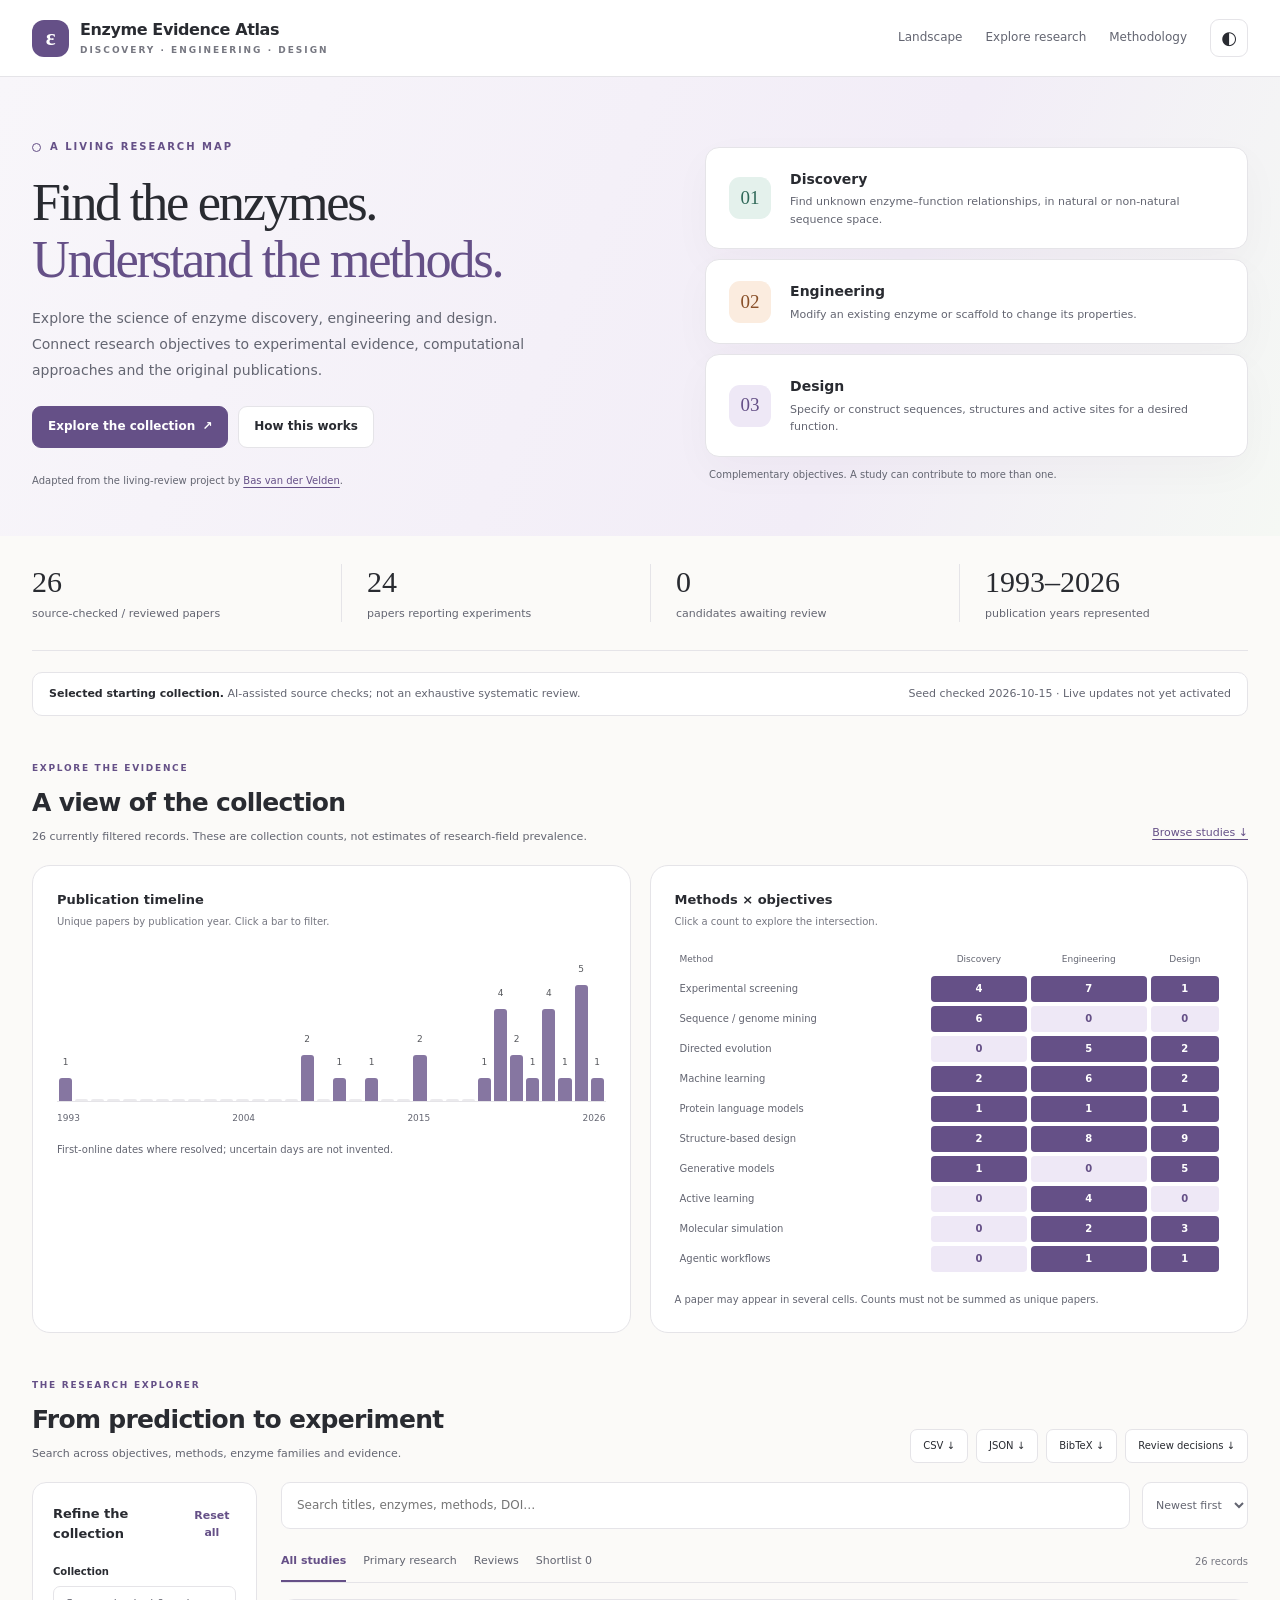
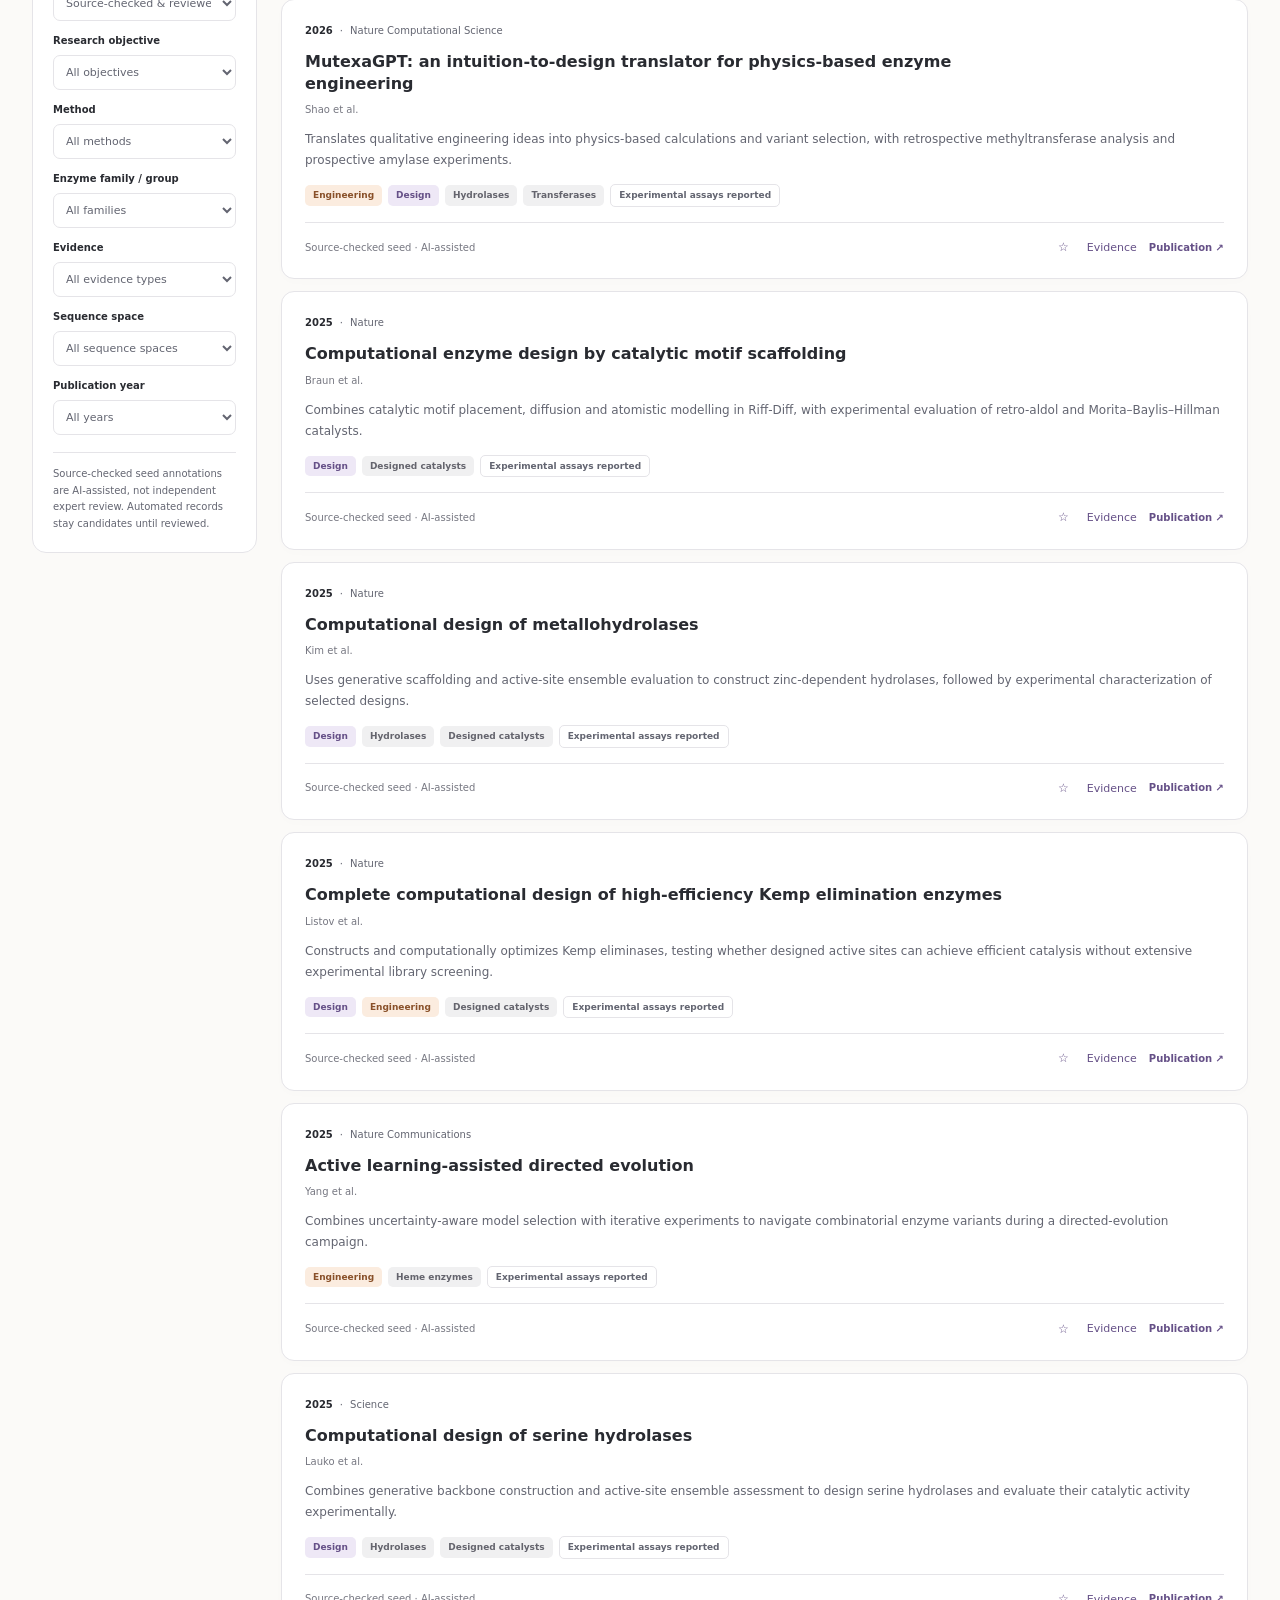
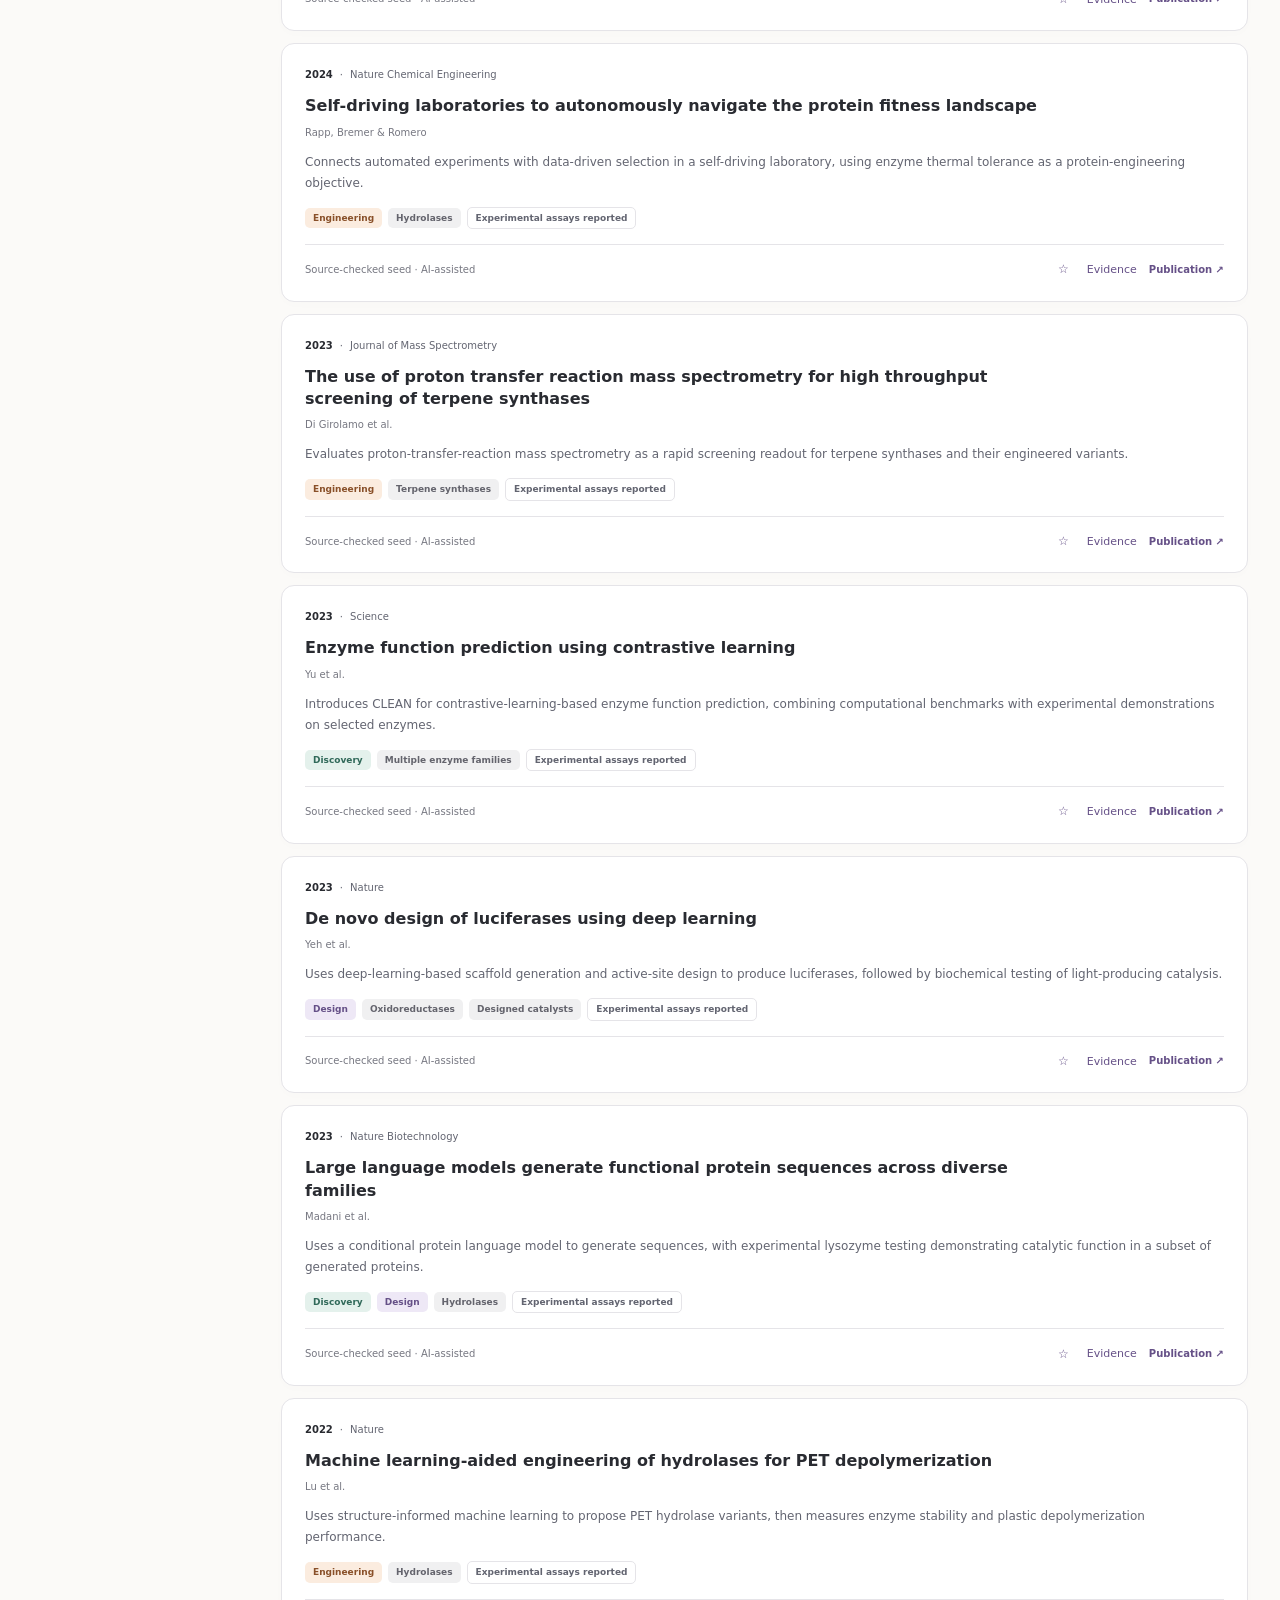
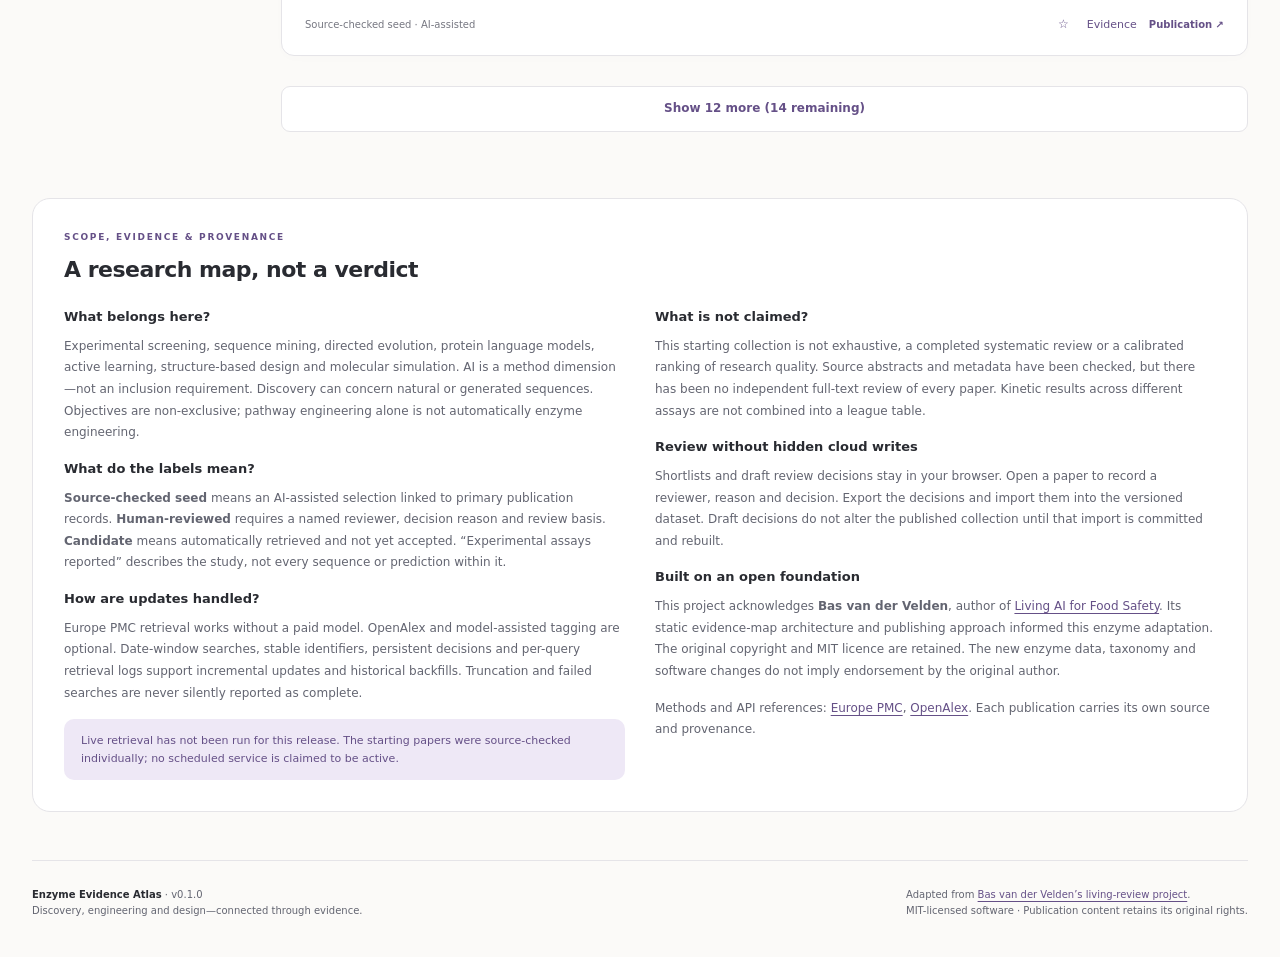
<file: index.html>
<!doctype html>
<html lang="en"><head><meta charset="utf-8"><meta name="viewport" content="width=device-width,initial-scale=1"><meta name="description" content="A source-linked literature map of enzyme discovery, engineering and design. Experimental and computational methods, evidence status, and reusable research."><meta name="theme-color" content="#655087"><title>Enzyme Evidence Atlas — Discovery, Engineering &amp; Design</title>
<link rel="stylesheet" href="assets/styles.css"></head><body><a class="skip" href="#explore">Skip to research explorer</a>
<header class="topbar"><div class="wrap topinner"><a class="brand" href="#top"><span class="brandmark" aria-hidden="true">ε</span><span>Enzyme Evidence Atlas<small>Discovery · Engineering · Design</small></span></a><nav aria-label="Main navigation"><a href="#landscape">Landscape</a><a href="#explore" class="mobile-show">Explore research</a><a href="#methodology">Methodology</a><button class="icon-button js-only" id="theme-toggle" aria-label="Switch color theme" title="Switch color theme">◐</button></nav></div></header>
<main id="top"><section class="hero"><div class="wrap hero-grid"><div><div class="eyebrow">A living research map</div><h1>Find the enzymes.<br><em>Understand the methods.</em></h1><p>Explore the science of enzyme discovery, engineering and design. Connect research objectives to experimental evidence, computational approaches and the original publications.</p><div class="hero-actions"><a class="button primary" href="#explore">Explore the collection <span aria-hidden="true">↗</span></a><a class="button" href="#methodology">How this works</a></div><p class="hero-credit">Adapted from the living-review project by <a href="https://github.com/basvandervelden/ai_food_safety_review" target="_blank" rel="noopener noreferrer">Bas van der Velden</a>.</p></div><div class="objective-cards"><div class="objective-card"><div class="objective-num">01</div><div><h2>Discovery</h2><p>Find unknown enzyme–function relationships, in natural or non-natural sequence space.</p></div></div><div class="objective-card"><div class="objective-num">02</div><div><h2>Engineering</h2><p>Modify an existing enzyme or scaffold to change its properties.</p></div></div><div class="objective-card"><div class="objective-num">03</div><div><h2>Design</h2><p>Specify or construct sequences, structures and active sites for a desired function.</p></div></div><small>Complementary objectives. A study can contribute to more than one.</small></div></div></section>
<div class="wrap"><section class="stats" aria-label="Collection statistics"><div class="stat"><strong>26</strong><span>source-checked / reviewed papers</span></div><div class="stat"><strong>24</strong><span>papers reporting experiments</span></div><div class="stat"><strong>0</strong><span>candidates awaiting review</span></div><div class="stat"><strong>1993–2026</strong><span>publication years represented</span></div></section><div class="release-note" id="release-note"><span><strong>Selected starting collection.</strong> AI-assisted source checks; not an exhaustive systematic review.</span><span>Seed checked 2026-10-15 · Live updates not yet activated</span></div>
<section class="section" id="landscape"><div class="section-heading"><div><div class="label">Explore the evidence</div><h2>A view of the collection</h2><p id="chart-scope">Counts describe this selected collection, not the whole research field.</p></div><a href="#explore" class="text-button">Browse studies ↓</a></div><div class="landscape"><div class="chart-card"><h3>Publication timeline</h3><p class="note">Unique papers by publication year. Click a bar to filter.</p><div id="timeline"><div class="year-chart" aria-label="Publication year distribution"><div class="year-col"><span class="year-bar " style="--height:23.2px" title="1993: 1"><span>1</span></span></div><div class="year-col"><span class="year-bar zero" style="--height:1.0px" title="1994: 0"><span></span></span></div><div class="year-col"><span class="year-bar zero" style="--height:1.0px" title="1995: 0"><span></span></span></div><div class="year-col"><span class="year-bar zero" style="--height:1.0px" title="1996: 0"><span></span></span></div><div class="year-col"><span class="year-bar zero" style="--height:1.0px" title="1997: 0"><span></span></span></div><div class="year-col"><span class="year-bar zero" style="--height:1.0px" title="1998: 0"><span></span></span></div><div class="year-col"><span class="year-bar zero" style="--height:1.0px" title="1999: 0"><span></span></span></div><div class="year-col"><span class="year-bar zero" style="--height:1.0px" title="2000: 0"><span></span></span></div><div class="year-col"><span class="year-bar zero" style="--height:1.0px" title="2001: 0"><span></span></span></div><div class="year-col"><span class="year-bar zero" style="--height:1.0px" title="2002: 0"><span></span></span></div><div class="year-col"><span class="year-bar zero" style="--height:1.0px" title="2003: 0"><span></span></span></div><div class="year-col"><span class="year-bar zero" style="--height:1.0px" title="2004: 0"><span></span></span></div><div class="year-col"><span class="year-bar zero" style="--height:1.0px" title="2005: 0"><span></span></span></div><div class="year-col"><span class="year-bar zero" style="--height:1.0px" title="2006: 0"><span></span></span></div><div class="year-col"><span class="year-bar zero" style="--height:1.0px" title="2007: 0"><span></span></span></div><div class="year-col"><span class="year-bar " style="--height:46.4px" title="2008: 2"><span>2</span></span></div><div class="year-col"><span class="year-bar zero" style="--height:1.0px" title="2009: 0"><span></span></span></div><div class="year-col"><span class="year-bar " style="--height:23.2px" title="2010: 1"><span>1</span></span></div><div class="year-col"><span class="year-bar zero" style="--height:1.0px" title="2011: 0"><span></span></span></div><div class="year-col"><span class="year-bar " style="--height:23.2px" title="2012: 1"><span>1</span></span></div><div class="year-col"><span class="year-bar zero" style="--height:1.0px" title="2013: 0"><span></span></span></div><div class="year-col"><span class="year-bar zero" style="--height:1.0px" title="2014: 0"><span></span></span></div><div class="year-col"><span class="year-bar " style="--height:46.4px" title="2015: 2"><span>2</span></span></div><div class="year-col"><span class="year-bar zero" style="--height:1.0px" title="2016: 0"><span></span></span></div><div class="year-col"><span class="year-bar zero" style="--height:1.0px" title="2017: 0"><span></span></span></div><div class="year-col"><span class="year-bar zero" style="--height:1.0px" title="2018: 0"><span></span></span></div><div class="year-col"><span class="year-bar " style="--height:23.2px" title="2019: 1"><span>1</span></span></div><div class="year-col"><span class="year-bar " style="--height:92.8px" title="2020: 4"><span>4</span></span></div><div class="year-col"><span class="year-bar " style="--height:46.4px" title="2021: 2"><span>2</span></span></div><div class="year-col"><span class="year-bar " style="--height:23.2px" title="2022: 1"><span>1</span></span></div><div class="year-col"><span class="year-bar " style="--height:92.8px" title="2023: 4"><span>4</span></span></div><div class="year-col"><span class="year-bar " style="--height:23.2px" title="2024: 1"><span>1</span></span></div><div class="year-col"><span class="year-bar " style="--height:116.0px" title="2025: 5"><span>5</span></span></div><div class="year-col"><span class="year-bar " style="--height:23.2px" title="2026: 1"><span>1</span></span></div></div><div class="axis"><span>1993</span><span>2004</span><span>2015</span><span>2026</span></div></div><p class="chart-foot">First-online dates where resolved; uncertain days are not invented.</p></div><div class="chart-card"><h3>Methods × objectives</h3><p class="note">Click a count to explore the intersection.</p><div id="matrix"><table class="matrix"><caption class="visually-hidden">Paper counts by method and objective</caption><thead><tr><th scope="col">Method</th><th scope="col">Discovery</th><th scope="col">Engineering</th><th scope="col">Design</th></tr></thead><tbody><tr><th scope="row">Experimental screening</th><td>4</td><td>7</td><td>1</td></tr><tr><th scope="row">Bioinformatics / genome mining</th><td>6</td><td>0</td><td>0</td></tr><tr><th scope="row">Directed evolution</th><td>0</td><td>5</td><td>2</td></tr><tr><th scope="row">Machine learning</th><td>2</td><td>6</td><td>2</td></tr><tr><th scope="row">Protein language models</th><td>1</td><td>1</td><td>1</td></tr><tr><th scope="row">Structure-based design</th><td>2</td><td>8</td><td>9</td></tr><tr><th scope="row">Generative models</th><td>1</td><td>0</td><td>5</td></tr><tr><th scope="row">Active learning</th><td>0</td><td>4</td><td>0</td></tr><tr><th scope="row">Molecular simulation</th><td>0</td><td>2</td><td>3</td></tr><tr><th scope="row">Agentic workflows</th><td>0</td><td>1</td><td>1</td></tr></tbody></table></div><p class="chart-foot">A paper may appear in several cells. Counts must not be summed as unique papers.</p></div></div></section>
<section class="section" id="explore"><div class="section-heading export-heading"><div><div class="label">The research explorer</div><h2>From prediction to experiment</h2><p>Search across objectives, methods, enzyme families and evidence.</p></div><div class="exports no-js-controls" aria-label="Export filtered publications"><button class="export-button" data-export="csv">CSV ↓</button><button class="export-button" data-export="json">JSON ↓</button><button class="export-button" data-export="bib">BibTeX ↓</button><button class="export-button" id="export-reviews">Review decisions ↓</button></div></div><div class="explorer"><aside class="filters no-js-controls" aria-label="Research filters"><div class="filter-top"><span>Refine the collection</span><button class="text-button" id="reset-filters">Reset all</button></div><div class="filter-field"><label for="filter-status">Collection</label><select id="filter-status"><option value="selected">Source-checked &amp; reviewed</option><option value="all">All non-excluded records</option><option value="candidate">Automated candidates</option><option value="verified">Human-reviewed records</option><option value="excluded">Excluded (audit view)</option></select></div><div class="filter-field"><label for="filter-objectives">Research objective</label><select id="filter-objectives"><option value="">All objectives</option></select></div><div class="filter-field"><label for="filter-methods">Method</label><select id="filter-methods"><option value="">All methods</option></select></div><div class="filter-field"><label for="filter-enzyme_families">Enzyme family / group</label><select id="filter-enzyme_families"><option value="">All families</option></select></div><div class="filter-field"><label for="filter-validation">Evidence</label><select id="filter-validation"><option value="">All evidence types</option></select></div><div class="filter-field"><label for="filter-sequence_space">Sequence space</label><select id="filter-sequence_space"><option value="">All sequence spaces</option></select></div><div class="filter-field"><label for="filter-year">Publication year</label><select id="filter-year"><option value="">All years</option></select></div><p class="note">Source-checked seed annotations are AI-assisted, not independent expert review. Automated records stay candidates until reviewed.</p></aside><div><noscript><p class="noscript">JavaScript is disabled. All source-checked records are listed below; interactive filters and exports require JavaScript.</p></noscript><div class="toolbar no-js-controls"><div class="search"><label for="search" class="visually-hidden">Search publications, methods and enzymes</label><input type="search" id="search" placeholder="Search titles, enzymes, methods, DOI…" autocomplete="off"></div><label for="sort" class="visually-hidden">Sort results</label><select id="sort" class="sort"><option value="newest">Newest first</option><option value="oldest">Oldest first</option><option value="title">Title A–Z</option></select></div><div class="tabs no-js-controls" aria-label="Publication view"><button class="tab" data-tab="all" aria-pressed="true">All studies</button><button class="tab" data-tab="research" aria-pressed="false">Primary research</button><button class="tab" data-tab="review" aria-pressed="false">Reviews</button><button class="tab" data-tab="saved" aria-pressed="false">Shortlist <span id="saved-count">0</span></button><span class="count" id="results-count" role="status" aria-live="polite">26 records</span></div><div id="active-filters" class="active-filters"></div><div id="paper-list"><article class="paper-card"><div class="paper-meta"><span class="year">2026</span><span>·</span><span>Nature Computational Science</span></div><h3 class="paper-title"><a href="https://www.nature.com/articles/s43588-026-01049-y" target="_blank" rel="noopener noreferrer">MutexaGPT: an intuition-to-design translator for physics-based enzyme engineering</a></h3><p class="paper-citation">Shao et al.</p><p class="paper-summary">Translates qualitative engineering ideas into physics-based calculations and variant selection, with retrospective methyltransferase analysis and prospective amylase experiments.</p><div class="tags"><span class="pill Engineering">Engineering</span><span class="pill Design">Design</span><span class="pill grey">Hydrolases</span><span class="pill grey">Transferases</span><span class="pill outline">Experimental assays reported</span></div><div class="paper-foot"><span class="status">Source-checked seed · AI-assisted</span><a href="https://www.nature.com/articles/s43588-026-01049-y" target="_blank" rel="noopener noreferrer">Original publication ↗</a></div></article>
<article class="paper-card"><div class="paper-meta"><span class="year">2025</span><span>·</span><span>Nature</span></div><h3 class="paper-title"><a href="https://www.nature.com/articles/s41586-025-09747-9" target="_blank" rel="noopener noreferrer">Computational enzyme design by catalytic motif scaffolding</a></h3><p class="paper-citation">Braun et al.</p><p class="paper-summary">Combines catalytic motif placement, diffusion and atomistic modelling in Riff-Diff, with experimental evaluation of retro-aldol and Morita–Baylis–Hillman catalysts.</p><div class="tags"><span class="pill Design">Design</span><span class="pill grey">Designed catalysts</span><span class="pill outline">Experimental assays reported</span></div><div class="paper-foot"><span class="status">Source-checked seed · AI-assisted</span><a href="https://www.nature.com/articles/s41586-025-09747-9" target="_blank" rel="noopener noreferrer">Original publication ↗</a></div></article>
<article class="paper-card"><div class="paper-meta"><span class="year">2025</span><span>·</span><span>Nature</span></div><h3 class="paper-title"><a href="https://www.nature.com/articles/s41586-025-09746-w" target="_blank" rel="noopener noreferrer">Computational design of metallohydrolases</a></h3><p class="paper-citation">Kim et al.</p><p class="paper-summary">Uses generative scaffolding and active-site ensemble evaluation to construct zinc-dependent hydrolases, followed by experimental characterization of selected designs.</p><div class="tags"><span class="pill Design">Design</span><span class="pill grey">Hydrolases</span><span class="pill grey">Designed catalysts</span><span class="pill outline">Experimental assays reported</span></div><div class="paper-foot"><span class="status">Source-checked seed · AI-assisted</span><a href="https://www.nature.com/articles/s41586-025-09746-w" target="_blank" rel="noopener noreferrer">Original publication ↗</a></div></article>
<article class="paper-card"><div class="paper-meta"><span class="year">2025</span><span>·</span><span>Nature</span></div><h3 class="paper-title"><a href="https://www.nature.com/articles/s41586-025-09136-2" target="_blank" rel="noopener noreferrer">Complete computational design of high-efficiency Kemp elimination enzymes</a></h3><p class="paper-citation">Listov et al.</p><p class="paper-summary">Constructs and computationally optimizes Kemp eliminases, testing whether designed active sites can achieve efficient catalysis without extensive experimental library screening.</p><div class="tags"><span class="pill Design">Design</span><span class="pill Engineering">Engineering</span><span class="pill grey">Designed catalysts</span><span class="pill outline">Experimental assays reported</span></div><div class="paper-foot"><span class="status">Source-checked seed · AI-assisted</span><a href="https://www.nature.com/articles/s41586-025-09136-2" target="_blank" rel="noopener noreferrer">Original publication ↗</a></div></article>
<article class="paper-card"><div class="paper-meta"><span class="year">2025</span><span>·</span><span>Nature Communications</span></div><h3 class="paper-title"><a href="https://www.nature.com/articles/s41467-025-55987-8" target="_blank" rel="noopener noreferrer">Active learning-assisted directed evolution</a></h3><p class="paper-citation">Yang et al.</p><p class="paper-summary">Combines uncertainty-aware model selection with iterative experiments to navigate combinatorial enzyme variants during a directed-evolution campaign.</p><div class="tags"><span class="pill Engineering">Engineering</span><span class="pill grey">Heme enzymes</span><span class="pill outline">Experimental assays reported</span></div><div class="paper-foot"><span class="status">Source-checked seed · AI-assisted</span><a href="https://www.nature.com/articles/s41467-025-55987-8" target="_blank" rel="noopener noreferrer">Original publication ↗</a></div></article>
<article class="paper-card"><div class="paper-meta"><span class="year">2025</span><span>·</span><span>Science</span></div><h3 class="paper-title"><a href="https://pubmed.ncbi.nlm.nih.gov/39946508/" target="_blank" rel="noopener noreferrer">Computational design of serine hydrolases</a></h3><p class="paper-citation">Lauko et al.</p><p class="paper-summary">Combines generative backbone construction and active-site ensemble assessment to design serine hydrolases and evaluate their catalytic activity experimentally.</p><div class="tags"><span class="pill Design">Design</span><span class="pill grey">Hydrolases</span><span class="pill grey">Designed catalysts</span><span class="pill outline">Experimental assays reported</span></div><div class="paper-foot"><span class="status">Source-checked seed · AI-assisted</span><a href="https://pubmed.ncbi.nlm.nih.gov/39946508/" target="_blank" rel="noopener noreferrer">Original publication ↗</a></div></article>
<article class="paper-card"><div class="paper-meta"><span class="year">2024</span><span>·</span><span>Nature Chemical Engineering</span></div><h3 class="paper-title"><a href="https://www.nature.com/articles/s44286-023-00002-4" target="_blank" rel="noopener noreferrer">Self-driving laboratories to autonomously navigate the protein fitness landscape</a></h3><p class="paper-citation">Rapp, Bremer &amp; Romero</p><p class="paper-summary">Connects automated experiments with data-driven selection in a self-driving laboratory, using enzyme thermal tolerance as a protein-engineering objective.</p><div class="tags"><span class="pill Engineering">Engineering</span><span class="pill grey">Hydrolases</span><span class="pill outline">Experimental assays reported</span></div><div class="paper-foot"><span class="status">Source-checked seed · AI-assisted</span><a href="https://www.nature.com/articles/s44286-023-00002-4" target="_blank" rel="noopener noreferrer">Original publication ↗</a></div></article>
<article class="paper-card"><div class="paper-meta"><span class="year">2023</span><span>·</span><span>Journal of Mass Spectrometry</span></div><h3 class="paper-title"><a href="https://analyticalsciencejournals.onlinelibrary.wiley.com/doi/10.1002/jms.4951" target="_blank" rel="noopener noreferrer">The use of proton transfer reaction mass spectrometry for high throughput screening of terpene synthases</a></h3><p class="paper-citation">Di Girolamo et al.</p><p class="paper-summary">Evaluates proton-transfer-reaction mass spectrometry as a rapid screening readout for terpene synthases and their engineered variants.</p><div class="tags"><span class="pill Engineering">Engineering</span><span class="pill grey">Terpene synthases</span><span class="pill outline">Experimental assays reported</span></div><div class="paper-foot"><span class="status">Source-checked seed · AI-assisted</span><a href="https://analyticalsciencejournals.onlinelibrary.wiley.com/doi/10.1002/jms.4951" target="_blank" rel="noopener noreferrer">Original publication ↗</a></div></article>
<article class="paper-card"><div class="paper-meta"><span class="year">2023</span><span>·</span><span>Science</span></div><h3 class="paper-title"><a href="https://experts.illinois.edu/en/publications/enzyme-function-prediction-using-contrastive-learning/" target="_blank" rel="noopener noreferrer">Enzyme function prediction using contrastive learning</a></h3><p class="paper-citation">Yu et al.</p><p class="paper-summary">Introduces CLEAN for contrastive-learning-based enzyme function prediction, combining computational benchmarks with experimental demonstrations on selected enzymes.</p><div class="tags"><span class="pill Discovery">Discovery</span><span class="pill grey">Multiple enzyme families</span><span class="pill outline">Experimental assays reported</span></div><div class="paper-foot"><span class="status">Source-checked seed · AI-assisted</span><a href="https://experts.illinois.edu/en/publications/enzyme-function-prediction-using-contrastive-learning/" target="_blank" rel="noopener noreferrer">Original publication ↗</a></div></article>
<article class="paper-card"><div class="paper-meta"><span class="year">2023</span><span>·</span><span>Nature</span></div><h3 class="paper-title"><a href="https://www.nature.com/articles/s41586-023-05696-3" target="_blank" rel="noopener noreferrer">De novo design of luciferases using deep learning</a></h3><p class="paper-citation">Yeh et al.</p><p class="paper-summary">Uses deep-learning-based scaffold generation and active-site design to produce luciferases, followed by biochemical testing of light-producing catalysis.</p><div class="tags"><span class="pill Design">Design</span><span class="pill grey">Oxidoreductases</span><span class="pill grey">Designed catalysts</span><span class="pill outline">Experimental assays reported</span></div><div class="paper-foot"><span class="status">Source-checked seed · AI-assisted</span><a href="https://www.nature.com/articles/s41586-023-05696-3" target="_blank" rel="noopener noreferrer">Original publication ↗</a></div></article>
<article class="paper-card"><div class="paper-meta"><span class="year">2023</span><span>·</span><span>Nature Biotechnology</span></div><h3 class="paper-title"><a href="https://www.nature.com/articles/s41587-022-01618-2" target="_blank" rel="noopener noreferrer">Large language models generate functional protein sequences across diverse families</a></h3><p class="paper-citation">Madani et al.</p><p class="paper-summary">Uses a conditional protein language model to generate sequences, with experimental lysozyme testing demonstrating catalytic function in a subset of generated proteins.</p><div class="tags"><span class="pill Discovery">Discovery</span><span class="pill Design">Design</span><span class="pill grey">Hydrolases</span><span class="pill outline">Experimental assays reported</span></div><div class="paper-foot"><span class="status">Source-checked seed · AI-assisted</span><a href="https://www.nature.com/articles/s41587-022-01618-2" target="_blank" rel="noopener noreferrer">Original publication ↗</a></div></article>
<article class="paper-card"><div class="paper-meta"><span class="year">2022</span><span>·</span><span>Nature</span></div><h3 class="paper-title"><a href="https://www.nature.com/articles/s41586-022-04599-z" target="_blank" rel="noopener noreferrer">Machine learning-aided engineering of hydrolases for PET depolymerization</a></h3><p class="paper-citation">Lu et al.</p><p class="paper-summary">Uses structure-informed machine learning to propose PET hydrolase variants, then measures enzyme stability and plastic depolymerization performance.</p><div class="tags"><span class="pill Engineering">Engineering</span><span class="pill grey">Hydrolases</span><span class="pill outline">Experimental assays reported</span></div><div class="paper-foot"><span class="status">Source-checked seed · AI-assisted</span><a href="https://www.nature.com/articles/s41586-022-04599-z" target="_blank" rel="noopener noreferrer">Original publication ↗</a></div></article>
<article class="paper-card"><div class="paper-meta"><span class="year">2021</span><span>·</span><span>Nature Methods</span></div><h3 class="paper-title"><a href="https://www.nature.com/articles/s41592-021-01100-y" target="_blank" rel="noopener noreferrer">Low-N protein engineering with data-efficient deep learning</a></h3><p class="paper-citation">Biswas et al.</p><p class="paper-summary">Combines pretrained protein representations with small experimental datasets to guide sequence optimization, including an enzyme engineering demonstration.</p><div class="tags"><span class="pill Engineering">Engineering</span><span class="pill grey">Hydrolases</span><span class="pill outline">Experimental assays reported</span></div><div class="paper-foot"><span class="status">Source-checked seed · AI-assisted</span><a href="https://www.nature.com/articles/s41592-021-01100-y" target="_blank" rel="noopener noreferrer">Original publication ↗</a></div></article>
<article class="paper-card"><div class="paper-meta"><span class="year">2021</span><span>·</span><span>PLOS Computational Biology</span></div><h3 class="paper-title"><a href="https://pubmed.ncbi.nlm.nih.gov/33750949/" target="_blank" rel="noopener noreferrer">Integrating structure-based machine learning and co-evolution to investigate specificity in plant sesquiterpene synthases</a></h3><p class="paper-citation">Durairaj et al.</p><p class="paper-summary">Combines structural features and co-evolution to investigate sesquiterpene synthase pathway specificity, with experimental characterization of selected predictions.</p><div class="tags"><span class="pill Discovery">Discovery</span><span class="pill grey">Terpene synthases</span><span class="pill outline">Experimental assays reported</span></div><div class="paper-foot"><span class="status">Source-checked seed · AI-assisted</span><a href="https://pubmed.ncbi.nlm.nih.gov/33750949/" target="_blank" rel="noopener noreferrer">Original publication ↗</a></div></article>
<article class="paper-card"><div class="paper-meta"><span class="year">2020</span><span>·</span><span>Environmental Microbiology</span></div><h3 class="paper-title"><a href="https://pubmed.ncbi.nlm.nih.gov/32985743/" target="_blank" rel="noopener noreferrer">An ultrahigh-throughput screening platform based on flow cytometric droplet sorting for mining novel enzymes from metagenomic libraries</a></h3><p class="paper-citation">Ma et al.</p><p class="paper-summary">Uses droplet compartments and flow-cytometric sorting to functionally screen metagenomic libraries and identify previously uncharacterized esterases.</p><div class="tags"><span class="pill Discovery">Discovery</span><span class="pill grey">Hydrolases</span><span class="pill outline">Experimental assays reported</span></div><div class="paper-foot"><span class="status">Source-checked seed · AI-assisted</span><a href="https://pubmed.ncbi.nlm.nih.gov/32985743/" target="_blank" rel="noopener noreferrer">Original publication ↗</a></div></article>
<article class="paper-card"><div class="paper-meta"><span class="year">2020</span><span>·</span><span>Nature</span></div><h3 class="paper-title"><a href="https://www.nature.com/articles/s41586-020-2546-8" target="_blank" rel="noopener noreferrer">Discovery and engineering of colchicine alkaloid biosynthesis</a></h3><p class="paper-citation">Nett, Lau &amp; Sattely</p><p class="paper-summary">Combines pathway-guided enzyme discovery and biochemical reconstruction to assign functions in plant alkaloid biosynthesis, including an unusual oxidative transformation.</p><div class="tags"><span class="pill Discovery">Discovery</span><span class="pill grey">Cytochrome P450s</span><span class="pill grey">Transferases</span><span class="pill outline">Experimental assays reported</span></div><div class="paper-foot"><span class="status">Source-checked seed · AI-assisted</span><a href="https://www.nature.com/articles/s41586-020-2546-8" target="_blank" rel="noopener noreferrer">Original publication ↗</a></div></article>
<article class="paper-card"><div class="paper-meta"><span class="year">2020</span><span>·</span><span>Nature</span></div><h3 class="paper-title"><a href="https://www.nature.com/articles/s41586-020-2149-4" target="_blank" rel="noopener noreferrer">An engineered PET depolymerase to break down and recycle plastic bottles</a></h3><p class="paper-citation">Tournier et al.</p><p class="paper-summary">Engineers a PET-degrading hydrolase and evaluates enzymatic depolymerization in a plastic-recycling context, linking enzyme properties to process performance.</p><div class="tags"><span class="pill Engineering">Engineering</span><span class="pill grey">Hydrolases</span><span class="pill outline">Experimental assays reported</span></div><div class="paper-foot"><span class="status">Source-checked seed · AI-assisted</span><a href="https://www.nature.com/articles/s41586-020-2149-4" target="_blank" rel="noopener noreferrer">Original publication ↗</a></div></article>
<article class="paper-card"><div class="paper-meta"><span class="year">2020</span><span>·</span><span>Archives of Biochemistry and Biophysics</span></div><h3 class="paper-title"><a href="https://www.sciencedirect.com/science/article/pii/S0003986120306561" target="_blank" rel="noopener noreferrer">The santalene synthase from Cinnamomum camphora: Reconstruction of a sesquiterpene synthase from a monoterpene synthase</a></h3><p class="paper-citation">Di Girolamo et al.</p><p class="paper-summary">Investigates related terpene synthases and reconstructed variants to connect sequence changes with monoterpene versus sesquiterpene catalytic behavior.</p><div class="tags"><span class="pill Discovery">Discovery</span><span class="pill Engineering">Engineering</span><span class="pill grey">Terpene synthases</span><span class="pill outline">Experimental assays reported</span></div><div class="paper-foot"><span class="status">Source-checked seed · AI-assisted</span><a href="https://www.sciencedirect.com/science/article/pii/S0003986120306561" target="_blank" rel="noopener noreferrer">Original publication ↗</a></div></article>
<article class="paper-card"><div class="paper-meta"><span class="year">2019</span><span>·</span><span>Nature Methods</span></div><h3 class="paper-title"><a href="https://www.nature.com/articles/s41592-019-0496-6" target="_blank" rel="noopener noreferrer">Machine-learning-guided directed evolution for protein engineering</a></h3><p class="paper-citation">Yang, Wu &amp; Arnold</p><p class="paper-summary">Reviews how machine learning can guide directed evolution, emphasizing sequence–function modelling and the choice of variants for experimental evaluation.</p><div class="tags"><span class="pill Engineering">Engineering</span><span class="pill grey">Multiple enzyme families</span><span class="pill outline">Review / perspective</span></div><div class="paper-foot"><span class="status">Source-checked seed · AI-assisted</span><a href="https://www.nature.com/articles/s41592-019-0496-6" target="_blank" rel="noopener noreferrer">Original publication ↗</a></div></article>
<article class="paper-card"><div class="paper-meta"><span class="year">2015</span><span>·</span><span>Nature Communications</span></div><h3 class="paper-title"><a href="https://pubmed.ncbi.nlm.nih.gov/26639611/" target="_blank" rel="noopener noreferrer">Ultrahigh-throughput discovery of promiscuous enzymes by picodroplet functional metagenomics</a></h3><p class="paper-citation">Colin et al.</p><p class="paper-summary">Screens metagenomic libraries in microfluidic droplets to discover catalytic activities that are difficult to infer from sequence similarity alone.</p><div class="tags"><span class="pill Discovery">Discovery</span><span class="pill grey">Hydrolases</span><span class="pill outline">Experimental assays reported</span></div><div class="paper-foot"><span class="status">Source-checked seed · AI-assisted</span><a href="https://pubmed.ncbi.nlm.nih.gov/26639611/" target="_blank" rel="noopener noreferrer">Original publication ↗</a></div></article>
<article class="paper-card"><div class="paper-meta"><span class="year">2015</span><span>·</span><span>Biochimica et Biophysica Acta</span></div><h3 class="paper-title"><a href="https://pubmed.ncbi.nlm.nih.gov/25900361/" target="_blank" rel="noopener noreferrer">Enzyme Function Initiative-Enzyme Similarity Tool (EFI-EST): A web tool for generating protein sequence similarity networks</a></h3><p class="paper-citation">Gerlt et al.</p><p class="paper-summary">Provides sequence-similarity-network generation to organize enzyme families and support the prioritization of proteins for functional characterization.</p><div class="tags"><span class="pill Discovery">Discovery</span><span class="pill grey">Multiple enzyme families</span><span class="pill outline">Computational evaluation</span></div><div class="paper-foot"><span class="status">Source-checked seed · AI-assisted</span><a href="https://pubmed.ncbi.nlm.nih.gov/25900361/" target="_blank" rel="noopener noreferrer">Original publication ↗</a></div></article>
<article class="paper-card"><div class="paper-meta"><span class="year">2012</span><span>·</span><span>PNAS</span></div><h3 class="paper-title"><a href="https://pubmed.ncbi.nlm.nih.gov/23277561/" target="_blank" rel="noopener noreferrer">Navigating the protein fitness landscape with Gaussian processes</a></h3><p class="paper-citation">Romero, Krause &amp; Arnold</p><p class="paper-summary">Uses Gaussian-process models to guide exploration of protein fitness landscapes and experimentally evaluate selected cytochrome P450 chimeras.</p><div class="tags"><span class="pill Engineering">Engineering</span><span class="pill grey">Cytochrome P450s</span><span class="pill outline">Experimental assays reported</span></div><div class="paper-foot"><span class="status">Source-checked seed · AI-assisted</span><a href="https://pubmed.ncbi.nlm.nih.gov/23277561/" target="_blank" rel="noopener noreferrer">Original publication ↗</a></div></article>
<article class="paper-card"><div class="paper-meta"><span class="year">2010</span><span>·</span><span>Science</span></div><h3 class="paper-title"><a href="https://pubmed.ncbi.nlm.nih.gov/20558668/" target="_blank" rel="noopener noreferrer">Biocatalytic asymmetric synthesis of chiral amines from ketones applied to sitagliptin manufacture</a></h3><p class="paper-citation">Savile et al.</p><p class="paper-summary">Combines enzyme redesign and directed evolution to develop a transaminase suited to an industrial asymmetric synthesis application.</p><div class="tags"><span class="pill Engineering">Engineering</span><span class="pill Design">Design</span><span class="pill grey">Transferases</span><span class="pill outline">Experimental assays reported</span></div><div class="paper-foot"><span class="status">Source-checked seed · AI-assisted</span><a href="https://pubmed.ncbi.nlm.nih.gov/20558668/" target="_blank" rel="noopener noreferrer">Original publication ↗</a></div></article>
<article class="paper-card"><div class="paper-meta"><span class="year">2008</span><span>·</span><span>Nature</span></div><h3 class="paper-title"><a href="https://www.nature.com/articles/nature06879" target="_blank" rel="noopener noreferrer">Kemp elimination catalysts by computational enzyme design</a></h3><p class="paper-citation">Röthlisberger et al.</p><p class="paper-summary">Places designed catalytic sites into protein scaffolds, experimentally tests Kemp elimination, and improves selected catalysts through directed evolution.</p><div class="tags"><span class="pill Design">Design</span><span class="pill Engineering">Engineering</span><span class="pill grey">Designed catalysts</span><span class="pill outline">Experimental assays reported</span></div><div class="paper-foot"><span class="status">Source-checked seed · AI-assisted</span><a href="https://www.nature.com/articles/nature06879" target="_blank" rel="noopener noreferrer">Original publication ↗</a></div></article>
<article class="paper-card"><div class="paper-meta"><span class="year">2008</span><span>·</span><span>Science</span></div><h3 class="paper-title"><a href="https://pubmed.ncbi.nlm.nih.gov/18323453/" target="_blank" rel="noopener noreferrer">De novo computational design of retro-aldol enzymes</a></h3><p class="paper-citation">Jiang et al.</p><p class="paper-summary">Constructs alternative catalytic motifs in protein scaffolds and tests retro-aldol activity, using structural characterization to examine design accuracy.</p><div class="tags"><span class="pill Design">Design</span><span class="pill grey">Designed catalysts</span><span class="pill outline">Experimental assays reported</span></div><div class="paper-foot"><span class="status">Source-checked seed · AI-assisted</span><a href="https://pubmed.ncbi.nlm.nih.gov/18323453/" target="_blank" rel="noopener noreferrer">Original publication ↗</a></div></article>
<article class="paper-card"><div class="paper-meta"><span class="year">1993</span><span>·</span><span>PNAS</span></div><h3 class="paper-title"><a href="https://pubmed.ncbi.nlm.nih.gov/8516309/" target="_blank" rel="noopener noreferrer">Tuning the activity of an enzyme for unusual environments: sequential random mutagenesis of subtilisin E for catalysis in dimethylformamide</a></h3><p class="paper-citation">K. Chen &amp; F. H. Arnold</p><p class="paper-summary">Uses sequential mutagenesis and screening to adapt subtilisin activity to an unusual solvent environment, providing an early directed-evolution example.</p><div class="tags"><span class="pill Engineering">Engineering</span><span class="pill grey">Hydrolases</span><span class="pill outline">Experimental assays reported</span></div><div class="paper-foot"><span class="status">Source-checked seed · AI-assisted</span><a href="https://pubmed.ncbi.nlm.nih.gov/8516309/" target="_blank" rel="noopener noreferrer">Original publication ↗</a></div></article></div><div id="empty-state" class="empty" hidden><strong>No matching records</strong><p>Try a broader search or change the collection filter. Unrepresented topics are not evidence that no research exists.</p><button class="button" id="empty-reset">Reset filters</button></div><button class="load-more js-only" id="show-more" hidden>Show more papers</button></div></div></section>
<section class="methodology" id="methodology"><div class="label">Scope, evidence &amp; provenance</div><h2>A research map, not a verdict</h2><div class="methodology-grid"><div><h3>What belongs here?</h3><p>Experimental screening, sequence mining, directed evolution, protein language models, active learning, structure-based design and molecular simulation. AI is a method dimension—not an inclusion requirement. Discovery can concern natural or generated sequences. Objectives are non-exclusive; pathway engineering alone is not automatically enzyme engineering.</p><h3>What do the labels mean?</h3><p><strong>Source-checked seed</strong> means an AI-assisted selection linked to primary publication records. <strong>Human-reviewed</strong> requires a named reviewer, decision reason and review basis. <strong>Candidate</strong> means automatically retrieved and not yet accepted. “Experimental assays reported” describes the study, not every sequence or prediction within it.</p><h3>How are updates handled?</h3><p>Europe PMC retrieval works without a paid model. OpenAlex and model-assisted tagging are optional. Date-window searches, stable identifiers, persistent decisions and per-query retrieval logs support incremental updates and historical backfills. Truncation and failed searches are never silently reported as complete.</p><div class="callout" id="search-state">Live retrieval has not been run for this release. The starting papers were source-checked individually; no scheduled service is claimed to be active.</div></div><div><h3>What is not claimed?</h3><p>This starting collection is not exhaustive, a completed systematic review or a calibrated ranking of research quality. Source abstracts and metadata have been checked, but there has been no independent full-text review of every paper. Kinetic results across different assays are not combined into a league table.</p><h3>Review without hidden cloud writes</h3><p>Shortlists and draft review decisions stay in your browser. Open a paper to record a reviewer, reason and decision. Export the decisions and import them into the versioned dataset. Draft decisions do not alter the published collection until that import is committed and rebuilt.</p><h3>Built on an open foundation</h3><p>This project acknowledges <strong>Bas van der Velden</strong>, author of <a href="https://basvandervelden.github.io/ai_food_safety_review/" target="_blank" rel="noopener noreferrer">Living AI for Food Safety</a>. Its static evidence-map architecture and publishing approach informed this enzyme adaptation. The original copyright and MIT licence are retained. The new enzyme data, taxonomy and software changes do not imply endorsement by the original author.</p><p>Methods and API references: <a href="https://europepmc.org/RestfulWebService" target="_blank" rel="noopener noreferrer">Europe PMC</a>, <a href="https://help.openalex.org/api/" target="_blank" rel="noopener noreferrer">OpenAlex</a>. Each publication carries its own source and provenance.</p></div></div></section>
<footer class="footer"><p><strong>Enzyme Evidence Atlas</strong> · v0.1.0<br>Discovery, engineering and design—connected through evidence.</p><p>Adapted from <a href="https://github.com/basvandervelden/ai_food_safety_review" target="_blank" rel="noopener noreferrer">Bas van der Velden’s living-review project</a>.<br>MIT-licensed software · Publication content retains its original rights.</p></footer></div></main>
<dialog id="paper-dialog" aria-labelledby="detail-title"><div class="dialog-top"><strong>Publication record &amp; evidence</strong><button class="icon-button" id="close-dialog" aria-label="Close publication">×</button></div><div id="detail-content" class="dialog-inner"></div></dialog><div class="toast" id="toast" role="status" hidden></div>
<script src="data/papers.js"></script><script src="assets/app.js"></script></body></html>
</file>
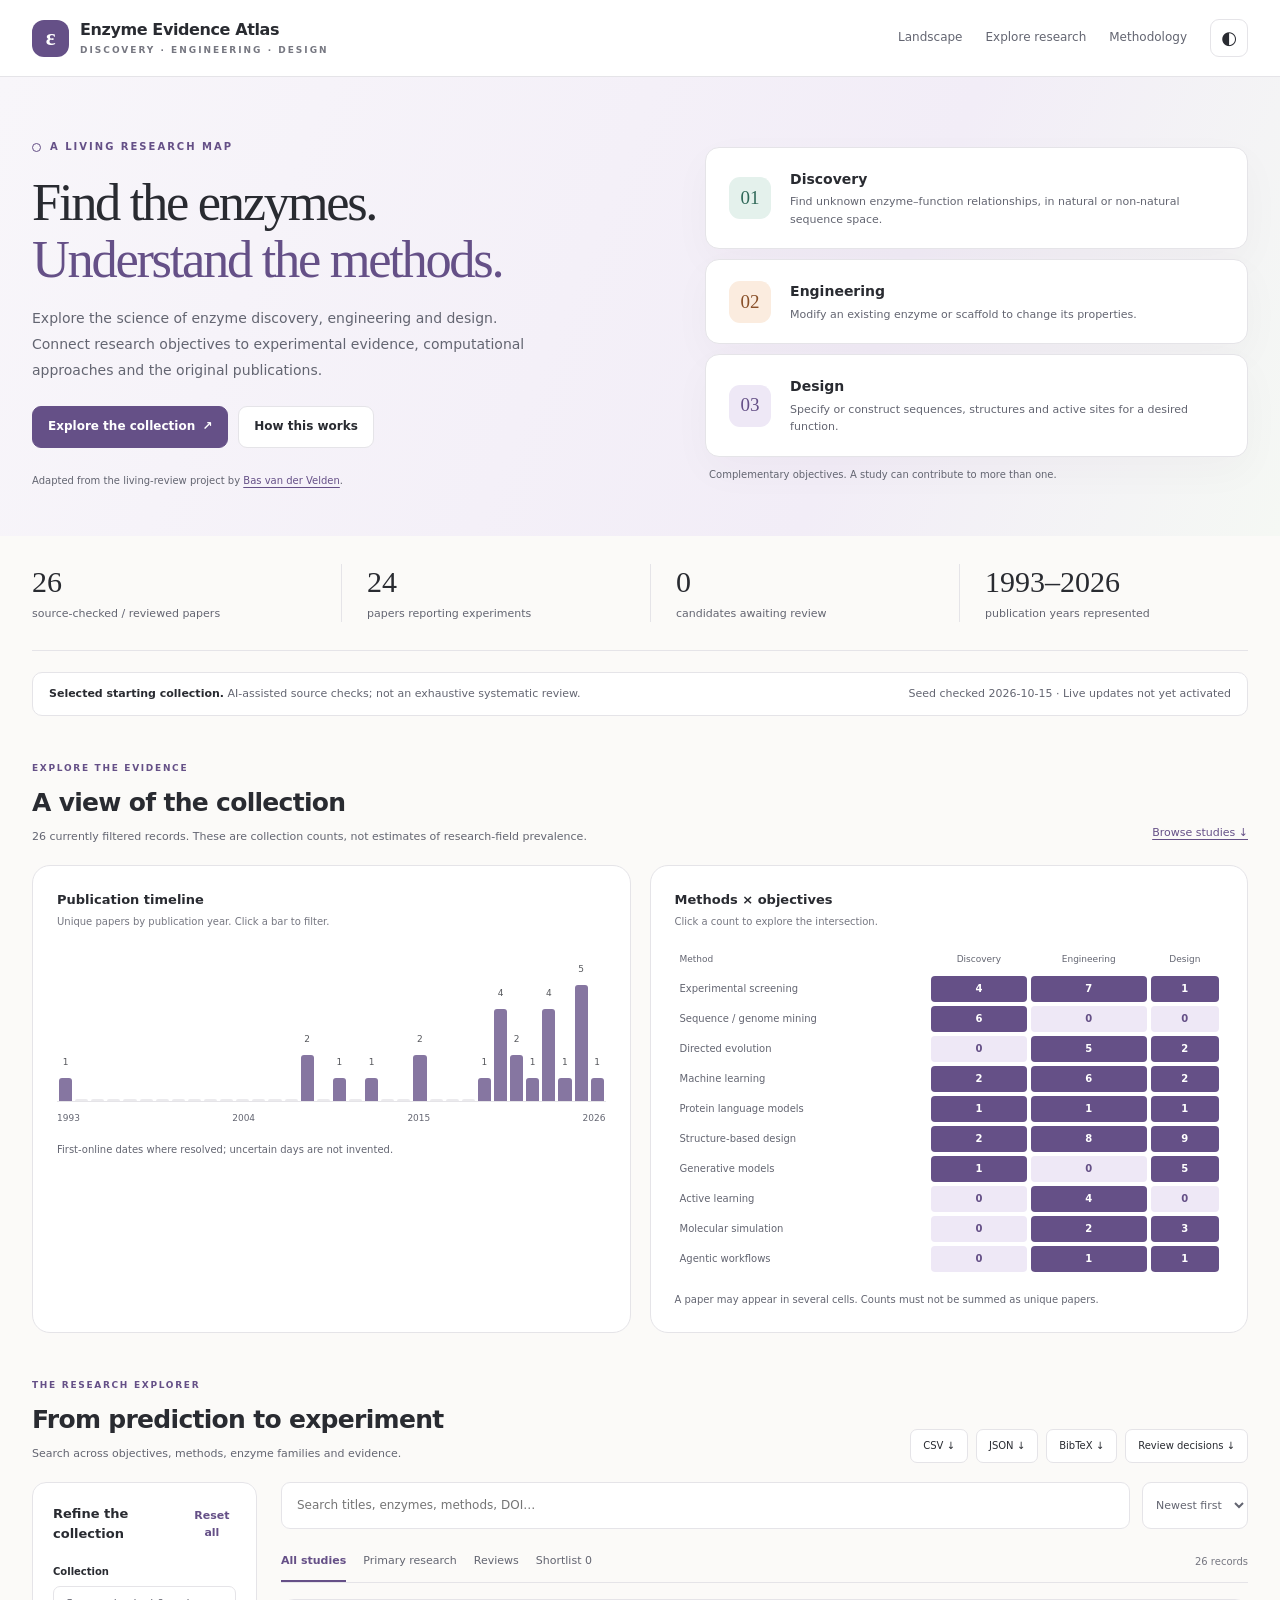
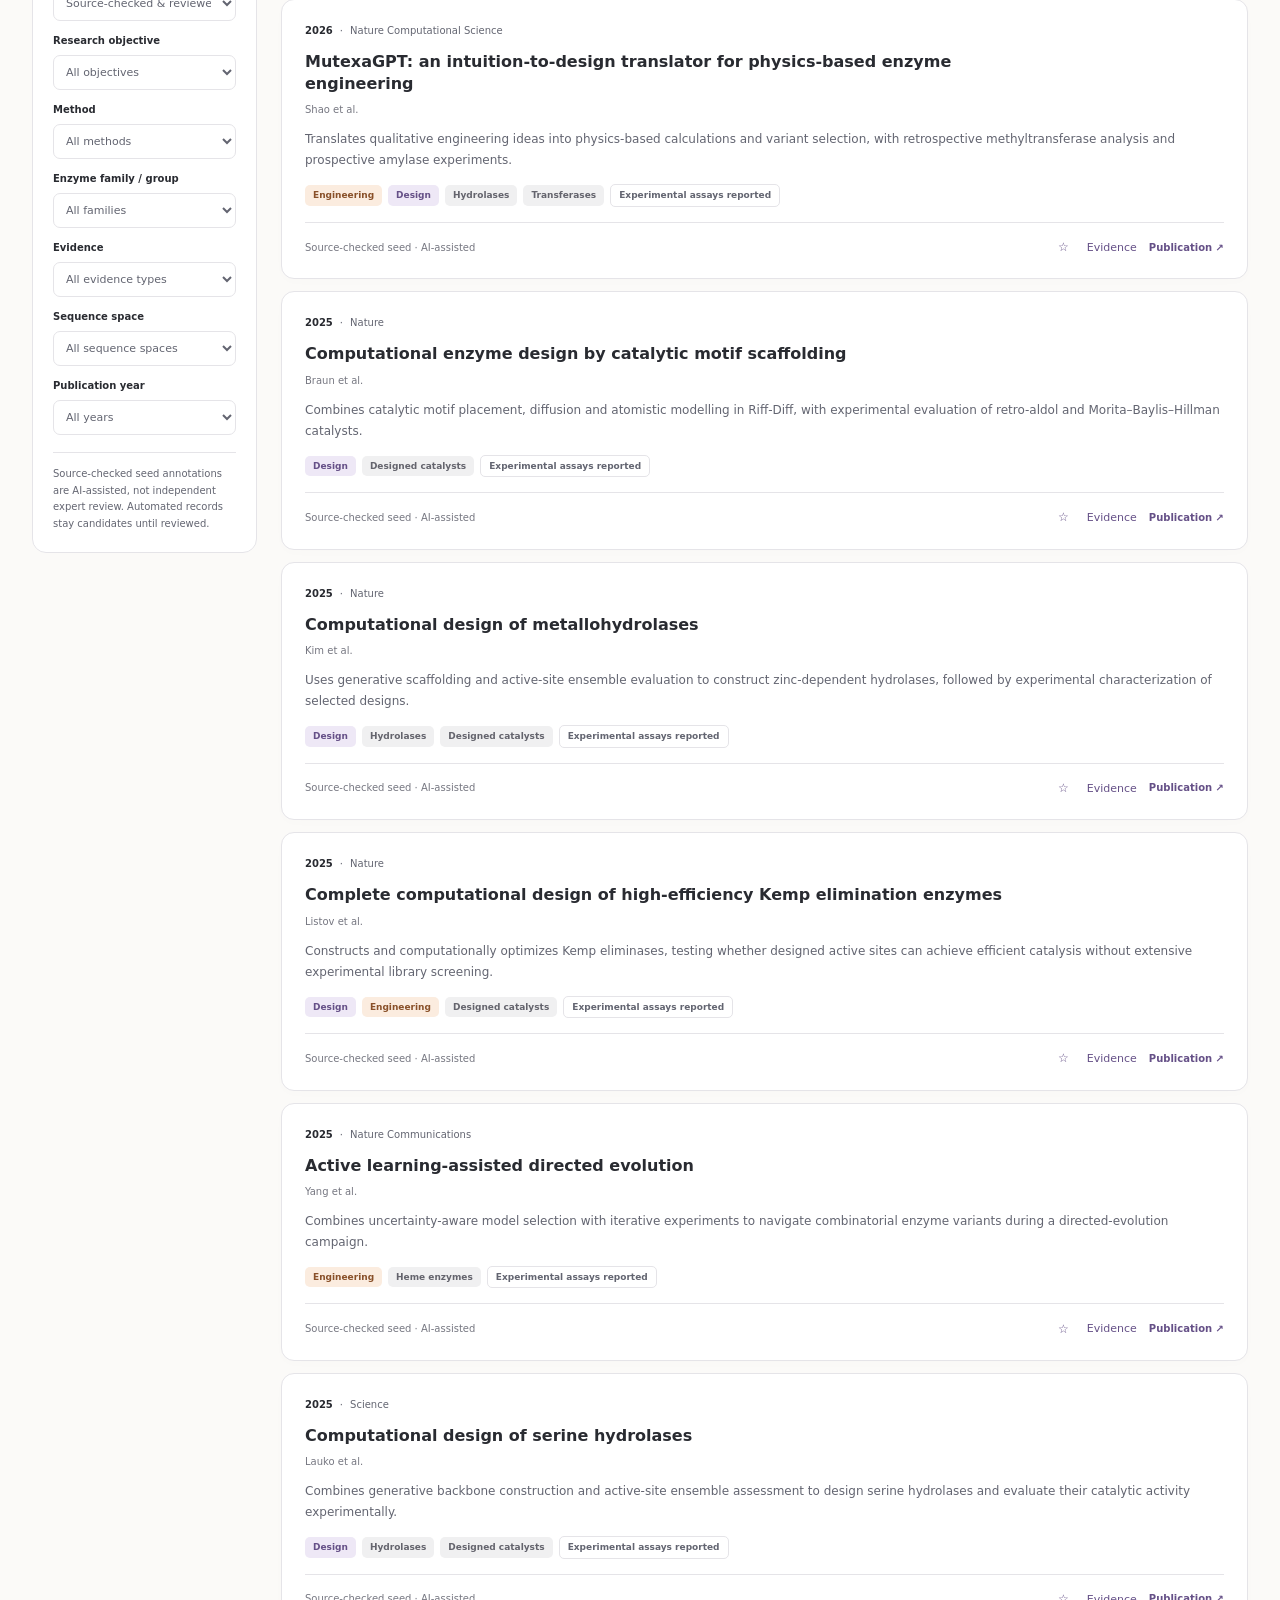
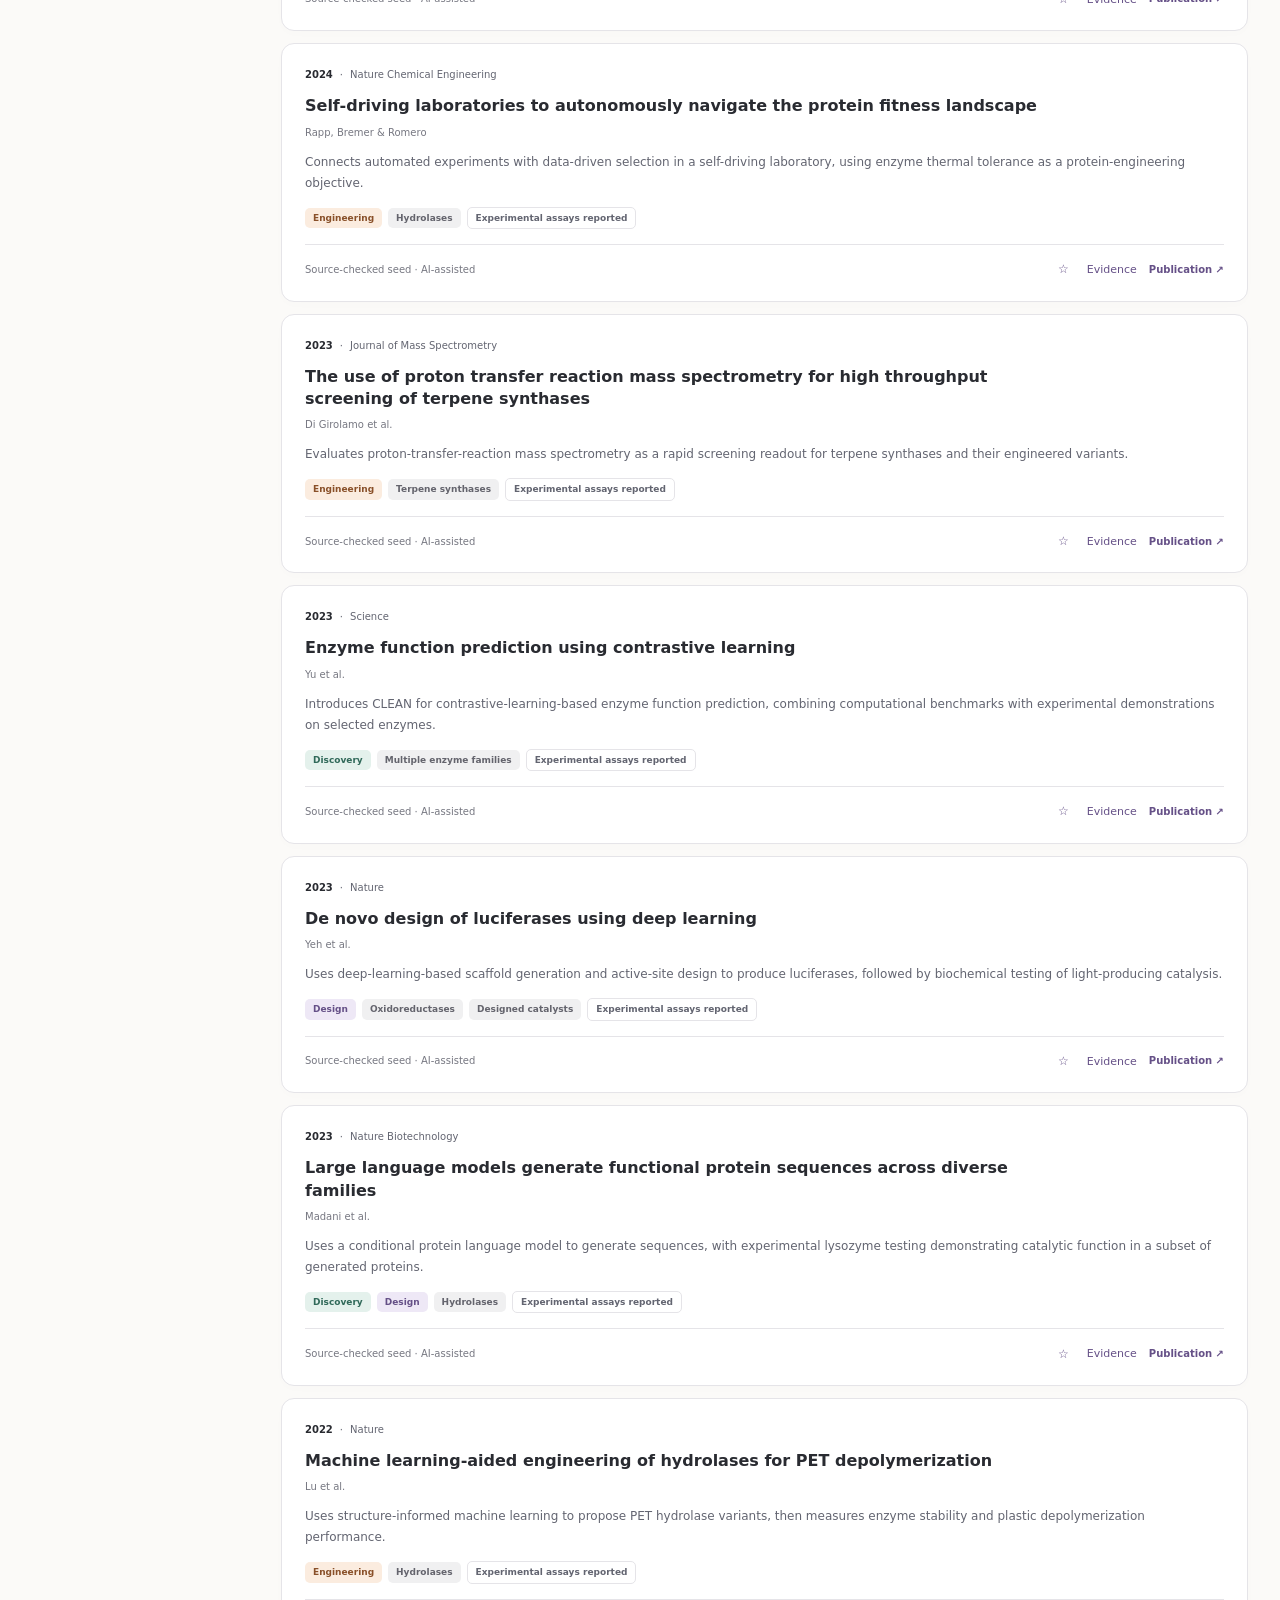
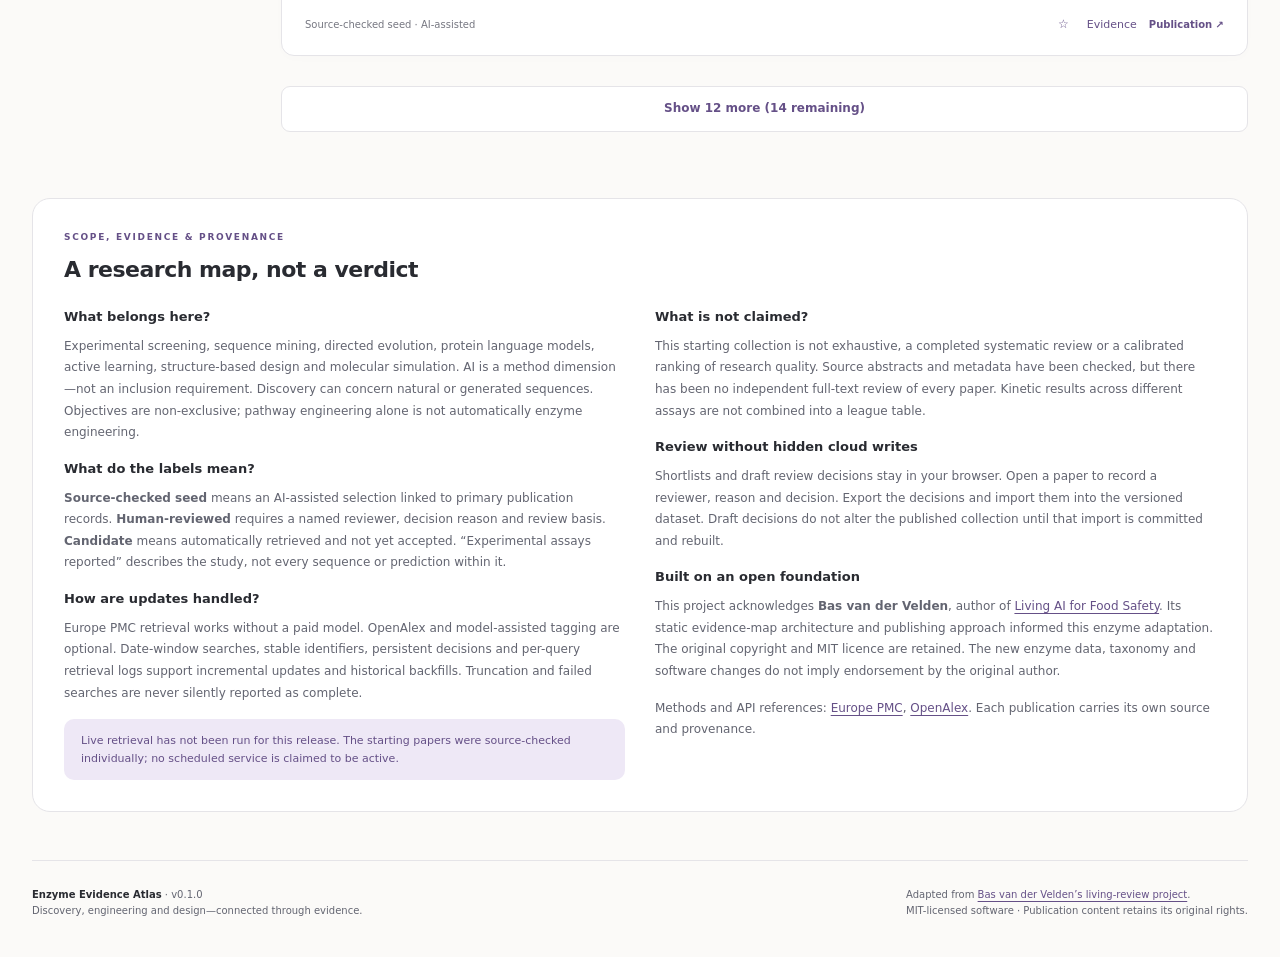
<file: Enzyme_Evidence_Atlas.html>
<!doctype html>
<html lang="en"><head><meta charset="utf-8"><meta name="viewport" content="width=device-width,initial-scale=1"><meta name="description" content="A source-linked literature map of enzyme discovery, engineering and design. Experimental and computational methods, evidence status, and reusable research."><meta name="theme-color" content="#655087"><title>Enzyme Evidence Atlas — Discovery, Engineering &amp; Design</title>
<style>/* Enzyme Evidence Atlas. Adapted visual vocabulary from Bas van der Velden's
   Living AI for Food Safety. MIT; see LICENSE and NOTICE.md. No remote assets. */
:root{--bg:#fbfaf8;--surface:#fff;--ink:#292b31;--secondary:#636571;--muted:#767781;--line:#e5e4e8;--purple:#655087;--purple-soft:#eee8f6;--mint:#e4f1ec;--mint-ink:#306959;--peach:#fbecdf;--peach-ink:#895029;--shadow:0 14px 40px #30233a08;--radius:18px;color-scheme:light;font-family:Inter,ui-sans-serif,system-ui,-apple-system,BlinkMacSystemFont,'Segoe UI',sans-serif}
*{box-sizing:border-box}html{scroll-behavior:smooth;scroll-padding-top:95px}body{margin:0;background:var(--bg);color:var(--ink);font-size:14px;line-height:1.6}button,input,select,textarea{font:inherit}a{color:var(--purple);text-underline-offset:3px}button{cursor:pointer}button:disabled{opacity:.5;cursor:not-allowed}button,a,input,select,textarea{touch-action:manipulation}button:focus-visible,a:focus-visible,input:focus-visible,select:focus-visible,textarea:focus-visible{outline:3px solid #9474c0;outline-offset:3px}[hidden]{display:none!important}button{color:inherit}button,select,input,textarea{max-width:100%}svg{display:block}.wrap{width:min(1240px,calc(100% - 64px));margin:auto}.skip{position:fixed;top:-70px;left:16px;z-index:99;background:var(--surface);padding:12px}.skip:focus{top:12px}.topbar{position:sticky;top:0;z-index:20;border-bottom:1px solid var(--line);background:var(--surface)}.topinner{min-height:76px;display:flex;align-items:center;gap:24px;justify-content:space-between}.brand{display:flex;align-items:center;gap:11px;text-decoration:none;color:var(--ink);font-weight:720;font-size:16px;line-height:1.15;letter-spacing:-.4px}.brandmark{background:var(--purple);color:white;border-radius:12px;width:37px;height:37px;display:grid;place-items:center;font-size:23px;font-family:Georgia,serif}.brand small{display:block;color:var(--muted);font-size:9px;letter-spacing:2px;text-transform:uppercase;font-weight:550;margin-top:5px}nav{display:flex;gap:23px;align-items:center}nav a{color:var(--secondary);text-decoration:none;font-size:12px}nav a:hover{color:var(--purple)}.button{display:inline-flex;align-items:center;justify-content:center;gap:7px;padding:10px 15px;min-height:42px;border:1px solid var(--line);border-radius:9px;background:var(--surface);font-size:12px;font-weight:650;text-decoration:none;color:var(--ink)}.button:hover{border-color:var(--purple);background:var(--purple-soft)}.button.primary{background:var(--purple);color:#fff;border-color:var(--purple)}.icon-button{border:1px solid var(--line);border-radius:9px;background:transparent;min-width:38px;min-height:38px;font-size:18px}.icon-button:hover{background:var(--purple-soft)}.hero{padding:62px 0 45px;background:linear-gradient(112deg,#f8f6fa,#f2edf7 67%,#f5f8f4)}.hero-grid{display:grid;grid-template-columns:1.12fr 1fr;gap:65px;align-items:center}.eyebrow{color:var(--purple);font-size:10px;letter-spacing:2px;text-transform:uppercase;font-weight:750;display:flex;align-items:center;gap:9px}.eyebrow:before{content:'';width:7px;height:7px;border:1px solid currentColor;border-radius:50%}.hero h1{font-family:Georgia,'Times New Roman',serif;font-weight:400;font-size:clamp(37px,4.1vw,55px);letter-spacing:-2.3px;line-height:1.08;margin:19px 0}.hero h1 em{font-style:normal;color:var(--purple)}.hero p{color:var(--secondary);font-size:14px;max-width:510px;line-height:1.85;margin:0 0 22px}.hero-actions{display:flex;gap:10px;flex-wrap:wrap}.hero-credit{font-size:10px!important;margin-top:24px!important;margin-bottom:0!important}.objective-cards{display:grid;gap:10px}.objective-card{display:flex;gap:19px;align-items:center;background:var(--surface);border:1px solid var(--line);padding:20px 23px;border-radius:14px;box-shadow:var(--shadow)}.objective-num{width:42px;height:42px;display:grid;place-items:center;border-radius:11px;background:var(--mint);color:var(--mint-ink);font-size:19px;font-family:Georgia,serif;flex-shrink:0}.objective-card:nth-child(2) .objective-num{background:var(--peach);color:var(--peach-ink)}.objective-card:nth-child(3) .objective-num{background:var(--purple-soft);color:var(--purple)}.objective-card h2{font-size:14px;margin:0 0 3px;font-weight:700}.objective-card p{font-size:11px;margin:0;line-height:1.6}.objective-cards>small{font-size:10px;color:var(--secondary);padding-left:4px}.stats{display:grid;grid-template-columns:repeat(4,1fr);gap:20px;border-bottom:1px solid var(--line);padding:28px 0}.stat strong{font-family:Georgia,serif;font-weight:400;font-size:30px;line-height:1.2}.stat span{display:block;font-size:11px;color:var(--secondary);margin-top:5px}.stat+.stat{border-left:1px solid var(--line);padding-left:25px}.release-note{font-size:11px;color:var(--secondary);border:1px solid var(--line);background:var(--surface);border-radius:10px;padding:12px 16px;margin:21px 0 0;display:flex;justify-content:space-between;gap:16px}.release-note strong{color:var(--ink)}.section{padding-top:45px}.section-heading{display:flex;align-items:flex-end;justify-content:space-between;gap:20px;margin-bottom:19px}.section-heading h2{margin:0;font-size:25px;letter-spacing:-.7px;font-weight:680}.section-heading p{color:var(--secondary);font-size:11px;margin:5px 0 0}.label{font-size:9px;color:var(--purple);letter-spacing:1.7px;text-transform:uppercase;font-weight:750;margin-bottom:8px}.landscape{display:grid;grid-template-columns:1fr 1fr;gap:19px}.chart-card{background:var(--surface);border:1px solid var(--line);border-radius:var(--radius);padding:24px;min-width:0}.chart-card h3{margin:0;font-size:13px;font-weight:700}.chart-card .note{font-size:10px;margin:4px 0 17px;color:var(--muted)}.year-chart{display:flex;gap:3px;align-items:flex-end;height:155px;border-bottom:1px solid var(--line);padding:0 2px}.year-col{position:relative;flex:1;min-width:0;height:135px;display:flex;align-items:flex-end}.year-bar{width:100%;height:var(--height);min-height:2px;padding:0;position:relative;background:var(--purple);border:0;border-radius:3px 3px 0 0;opacity:.78}.year-bar:hover,.year-bar:focus{opacity:1}.year-bar.zero{background:var(--line);min-height:2px}.year-bar span{position:absolute;top:-23px;left:50%;transform:translateX(-50%);font-size:9px}.axis{display:flex;justify-content:space-between;font-size:9px;color:var(--secondary);margin-top:9px}.matrix{width:100%;border-collapse:separate;border-spacing:4px;font-size:10px}.matrix th{text-align:left;font-weight:500;color:var(--secondary)}.matrix thead th{text-align:center;font-size:9px}.matrix th:first-child{width:47%;text-align:left}.matrix td{text-align:center;padding:0}.matrix button{width:100%;padding:5px 8px;border:0;border-radius:4px;background:var(--purple-soft);color:var(--purple);font-size:10px;font-weight:650}.matrix button.nonzero{background:var(--purple);color:white}.chart-foot{font-size:10px;color:var(--secondary);margin:16px 0 0}.explorer{display:grid;grid-template-columns:225px minmax(0,1fr);gap:24px}.filters{align-self:start;position:sticky;top:96px;border:1px solid var(--line);background:var(--surface);border-radius:14px;padding:20px}.filter-top{display:flex;align-items:center;justify-content:space-between;font-size:13px;font-weight:650;margin-bottom:18px}.text-button{border:0;background:transparent;color:var(--purple);padding:4px 0;font-size:11px}.filters label{display:block;font-size:10px;font-weight:650;margin:12px 0 6px}.filters select{width:100%;border:1px solid var(--line);color:var(--secondary);padding:9px 8px;background:var(--surface);border-radius:7px;font-size:11px}.filters .note{color:var(--secondary);font-size:10px;line-height:1.65;border-top:1px solid var(--line);margin:17px 0 0;padding-top:13px}.toolbar{display:flex;gap:12px;margin-bottom:13px}.search{position:relative;flex:1}.search input{width:100%;border:1px solid var(--line);padding:13px 15px;border-radius:9px;background:var(--surface);color:var(--ink);font-size:12px}.sort{border:1px solid var(--line);padding:9px;background:var(--surface);border-radius:9px;font-size:11px;color:var(--secondary)}.tabs{display:flex;gap:17px;border-bottom:1px solid var(--line);align-items:center;flex-wrap:wrap;margin-bottom:16px}.tab{padding:10px 0;background:transparent;border:0;border-bottom:2px solid transparent;color:var(--secondary);font-size:11px}.tab[aria-pressed=true]{border-bottom-color:var(--purple);color:var(--purple);font-weight:650}.count{margin-left:auto;color:var(--muted);font-size:10px}.active-filters{display:flex;gap:7px;flex-wrap:wrap;margin:0 0 12px}.active-filters:empty{display:none}.pill{display:inline-flex;align-items:center;gap:5px;font-size:9px;padding:3px 8px;border-radius:5px;font-weight:620;background:var(--purple-soft);color:var(--purple);border:0}.pill.Discovery{background:var(--mint);color:var(--mint-ink)}.pill.Engineering{background:var(--peach);color:var(--peach-ink)}.pill.grey{background:#f0f0f1;color:#64646d}.pill.outline{background:transparent;border:1px solid var(--line);color:var(--secondary)}.paper-card{padding:23px 23px 18px;border:1px solid var(--line);border-radius:13px;background:var(--surface);margin-bottom:12px;box-shadow:0 3px 12px #29233103}.paper-meta{display:flex;align-items:center;gap:7px;flex-wrap:wrap;color:var(--secondary);font-size:10px}.paper-meta .year{color:var(--ink);font-weight:700}.paper-title{font-size:16px;font-weight:630;letter-spacing:-.3px;line-height:1.4;margin:12px 0 7px;max-width:740px}.paper-title button{text-align:left;background:none;border:0;padding:0;font:inherit;color:inherit}.paper-title button:hover{color:var(--purple)}.paper-citation{font-size:10px;color:var(--muted);margin:0}.paper-summary{font-size:12px;color:var(--secondary);line-height:1.75;margin:11px 0 13px}.tags{display:flex;align-items:center;gap:6px;flex-wrap:wrap}.paper-foot{margin-top:15px;padding-top:12px;border-top:1px solid var(--line);display:flex;gap:12px;align-items:center;font-size:10px}.paper-foot .status{color:var(--muted);margin-right:auto}.paper-foot a{text-decoration:none;font-weight:620}.paper-foot .save{background:none;border:0;color:var(--purple);padding:3px 6px;font-size:12px}.load-more{display:block;width:100%;margin:18px 0;background:var(--surface);border:1px solid var(--line);border-radius:9px;padding:12px;color:var(--purple);font-size:12px;font-weight:650}.empty{padding:45px 22px;text-align:center;border:1px dashed var(--line);border-radius:12px;color:var(--secondary)}.exports{display:flex;gap:8px;flex-wrap:wrap}.export-button{background:var(--surface);border:1px solid var(--line);border-radius:7px;padding:8px 12px;font-size:10px}.export-button:hover{background:var(--purple-soft)}.methodology{margin:48px 0;background:var(--surface);border:1px solid var(--line);border-radius:var(--radius);padding:31px}.methodology-grid{display:grid;grid-template-columns:1fr 1fr;gap:30px}.methodology h2{font-size:22px;letter-spacing:-.5px;margin:0 0 20px}.methodology h3{font-size:13px;margin:0 0 8px}.methodology p{font-size:12px;line-height:1.8;color:var(--secondary);margin:0 0 15px}.methodology .callout{background:var(--purple-soft);padding:13px 17px;border-radius:10px;color:var(--purple);font-size:11px}.footer{border-top:1px solid var(--line);padding:26px 0 38px;display:flex;justify-content:space-between;gap:20px;font-size:10px;color:var(--secondary)}.footer p{margin:0}.footer strong{color:var(--ink)}.footer a{color:var(--purple)}.noscript{padding:12px 18px;background:var(--peach);color:var(--peach-ink);font-size:12px}.js-only{display:none}html.js .js-only{display:initial}dialog{width:min(830px,calc(100% - 36px));max-height:88vh;padding:0;border:1px solid var(--line);background:var(--surface);color:var(--ink);border-radius:18px;box-shadow:0 40px 100px #0004}dialog::backdrop{background:#28233288;backdrop-filter:blur(4px)}.dialog-inner{padding:30px}.dialog-top{display:flex;align-items:center;justify-content:space-between;gap:20px;position:sticky;top:0;background:var(--surface);z-index:1;padding:15px 28px;border-bottom:1px solid var(--line)}.dialog-top strong{font-size:12px}.dialog-inner h2{font-size:25px;font-weight:650;letter-spacing:-.7px;line-height:1.3;margin:0 0 15px}.dialog-inner h3{font-size:12px;margin:24px 0 8px}.dialog-inner p,.dialog-inner li{font-size:12px;color:var(--secondary);line-height:1.8}.detail-grid{display:grid;grid-template-columns:1fr 1fr;gap:16px;margin:22px 0}.detail-grid small{display:block;font-size:10px;color:var(--muted)}.detail-grid strong{display:block;font-size:12px;font-weight:600;margin-top:3px}.review-box{border:1px solid var(--line);border-radius:10px;margin-top:20px;padding:17px}.review-box summary{font-weight:650;font-size:12px;cursor:pointer}.review-grid{display:grid;grid-template-columns:1fr 1fr;gap:12px}.review-box label{display:block;font-size:11px;margin:10px 0 5px}.review-box input,.review-box select,.review-box textarea{width:100%;padding:10px;border:1px solid var(--line);border-radius:7px;background:var(--surface);color:var(--ink);font-size:12px}.review-box textarea{resize:vertical;min-height:70px}.toast{position:fixed;bottom:24px;left:50%;transform:translateX(-50%);z-index:99;background:var(--ink);color:var(--surface);box-shadow:var(--shadow);padding:11px 20px;border-radius:10px;max-width:90vw;font-size:12px}.visually-hidden{position:absolute;width:1px;height:1px;overflow:hidden;clip:rect(0,0,0,0);white-space:nowrap}.review-notice{color:var(--purple);font-size:10px}.no-js-controls{opacity:.45;pointer-events:none}html.js .no-js-controls{opacity:1;pointer-events:auto}
body.dark{--bg:#1e1f24;--surface:#26272f;--ink:#ece9f1;--secondary:#b8b5c4;--muted:#a8a4b3;--line:#41404b;--purple:#c4adde;--purple-soft:#393245;--mint:#263d36;--mint-ink:#a6d6c5;--peach:#49352b;--peach-ink:#e8bda0;--shadow:none;color-scheme:dark}.dark .hero{background:linear-gradient(110deg,#282431,#292633,#25302d)}.dark .button.primary{background:#c4adde;color:#211b2c}.dark .year-bar{background:#ac91cd}.dark .pill.grey{background:#373740;color:#c6c3cf}.dark .matrix button.nonzero{background:#6e578c;color:#f5f1fa}
@media(max-width:980px){.wrap{width:calc(100% - 40px)}.hero-grid{gap:27px}.hero h1{font-size:44px}.objective-card{padding:16px;gap:12px}.topinner{gap:12px}nav{gap:14px}.explorer{grid-template-columns:200px minmax(0,1fr);gap:17px}.landscape{gap:15px}.chart-card{padding:19px}.brand{font-size:14px}.stats{gap:14px}.stat+.stat{padding-left:15px}.methodology{padding:23px}}
@media(max-width:720px){.wrap{width:calc(100% - 30px)}.topinner{min-height:68px}.brand{font-size:13px}.brand small{letter-spacing:1.1px;font-size:8px}nav a{display:none}nav a.mobile-show{display:inline;font-size:11px}nav{gap:10px}.hero{padding:36px 0 29px}.hero-grid{display:block}.hero h1{font-size:43px;letter-spacing:-1.8px;max-width:500px}.hero p{font-size:13px}.hero-credit{margin-top:18px!important}.objective-cards{display:none}.stats{gap:10px;padding:24px 0}.stat strong{font-size:26px}.stat span{font-size:10px;line-height:1.5}.stat+.stat{padding-left:10px}.release-note{display:block;font-size:10px}.release-note span+span{display:block;margin-top:6px}.section{padding-top:33px}.section-heading{align-items:flex-start}.section-heading h2{font-size:22px}.section-heading p{font-size:10px}.landscape{grid-template-columns:1fr}.chart-card{padding:20px}.explorer{display:block}.filters{position:static;display:grid;grid-template-columns:1fr 1fr;gap:0 14px;margin-bottom:17px;padding:16px}.filter-top{grid-column:1/-1;margin-bottom:3px}.filter-field label{margin-top:10px}.filters select{margin:0;font-size:11px;min-height:39px}.filters .note{grid-column:1/-1;margin-top:13px;padding-top:10px}.toolbar{gap:8px}.sort{max-width:111px;font-size:10px;padding:7px}.search input{font-size:11px;padding:12px}.tabs{gap:13px}.tab{font-size:10px}.count{font-size:9px}.paper-card{padding:19px 17px}.paper-title{font-size:15px}.paper-summary{font-size:11px}.paper-foot{gap:7px}.paper-foot .status{font-size:9px}.exports{gap:5px}.export-button{padding:7px 8px;font-size:9px}.section-heading.export-heading{display:block}.export-heading .exports{margin-top:13px}.methodology{padding:22px 19px;margin:34px 0}.methodology-grid{grid-template-columns:1fr;gap:17px}.footer{display:block}.footer p+p{margin-top:12px}.dialog-inner{padding:22px 19px}.dialog-inner h2{font-size:22px}.dialog-top{padding:12px 17px}.review-grid{grid-template-columns:1fr}.detail-grid{gap:12px}}
@media(prefers-reduced-motion:reduce){html{scroll-behavior:auto}*{transition:none!important;animation:none!important}}
@media print{.topbar,.filters,.toolbar,.tabs,.exports,.paper-foot .save,.hero-actions,.load-more,.review-box,.icon-button{display:none!important}.wrap{width:100%}.hero{padding:10px 0;background:none}.hero-grid{display:block}.objective-cards{display:none}.explorer{display:block}.paper-card{break-inside:avoid;box-shadow:none}.landscape{display:none}.section{padding-top:20px}.methodology{break-before:page}.paper-title button{font-size:14px}body{background:white;color:black}.hero h1{font-size:32px}}
@media(max-width:720px){.stats{grid-template-columns:repeat(2,minmax(0,1fr));row-gap:18px}.stat:nth-child(3){border-left:0;padding-left:0}}
</style></head><body><a class="skip" href="#explore">Skip to research explorer</a>
<header class="topbar"><div class="wrap topinner"><a class="brand" href="#top"><span class="brandmark" aria-hidden="true">ε</span><span>Enzyme Evidence Atlas<small>Discovery · Engineering · Design</small></span></a><nav aria-label="Main navigation"><a href="#landscape">Landscape</a><a href="#explore" class="mobile-show">Explore research</a><a href="#methodology">Methodology</a><button class="icon-button js-only" id="theme-toggle" aria-label="Switch color theme" title="Switch color theme">◐</button></nav></div></header>
<main id="top"><section class="hero"><div class="wrap hero-grid"><div><div class="eyebrow">A living research map</div><h1>Find the enzymes.<br><em>Understand the methods.</em></h1><p>Explore the science of enzyme discovery, engineering and design. Connect research objectives to experimental evidence, computational approaches and the original publications.</p><div class="hero-actions"><a class="button primary" href="#explore">Explore the collection <span aria-hidden="true">↗</span></a><a class="button" href="#methodology">How this works</a></div><p class="hero-credit">Adapted from the living-review project by <a href="https://github.com/basvandervelden/ai_food_safety_review" target="_blank" rel="noopener noreferrer">Bas van der Velden</a>.</p></div><div class="objective-cards"><div class="objective-card"><div class="objective-num">01</div><div><h2>Discovery</h2><p>Find unknown enzyme–function relationships, in natural or non-natural sequence space.</p></div></div><div class="objective-card"><div class="objective-num">02</div><div><h2>Engineering</h2><p>Modify an existing enzyme or scaffold to change its properties.</p></div></div><div class="objective-card"><div class="objective-num">03</div><div><h2>Design</h2><p>Specify or construct sequences, structures and active sites for a desired function.</p></div></div><small>Complementary objectives. A study can contribute to more than one.</small></div></div></section>
<div class="wrap"><section class="stats" aria-label="Collection statistics"><div class="stat"><strong>26</strong><span>source-checked / reviewed papers</span></div><div class="stat"><strong>24</strong><span>papers reporting experiments</span></div><div class="stat"><strong>0</strong><span>candidates awaiting review</span></div><div class="stat"><strong>1993–2026</strong><span>publication years represented</span></div></section><div class="release-note" id="release-note"><span><strong>Selected starting collection.</strong> AI-assisted source checks; not an exhaustive systematic review.</span><span>Seed checked 2026-10-15 · Live updates not yet activated</span></div>
<section class="section" id="landscape"><div class="section-heading"><div><div class="label">Explore the evidence</div><h2>A view of the collection</h2><p id="chart-scope">Counts describe this selected collection, not the whole research field.</p></div><a href="#explore" class="text-button">Browse studies ↓</a></div><div class="landscape"><div class="chart-card"><h3>Publication timeline</h3><p class="note">Unique papers by publication year. Click a bar to filter.</p><div id="timeline"><div class="year-chart" aria-label="Publication year distribution"><div class="year-col"><span class="year-bar " style="--height:23.2px" title="1993: 1"><span>1</span></span></div><div class="year-col"><span class="year-bar zero" style="--height:1.0px" title="1994: 0"><span></span></span></div><div class="year-col"><span class="year-bar zero" style="--height:1.0px" title="1995: 0"><span></span></span></div><div class="year-col"><span class="year-bar zero" style="--height:1.0px" title="1996: 0"><span></span></span></div><div class="year-col"><span class="year-bar zero" style="--height:1.0px" title="1997: 0"><span></span></span></div><div class="year-col"><span class="year-bar zero" style="--height:1.0px" title="1998: 0"><span></span></span></div><div class="year-col"><span class="year-bar zero" style="--height:1.0px" title="1999: 0"><span></span></span></div><div class="year-col"><span class="year-bar zero" style="--height:1.0px" title="2000: 0"><span></span></span></div><div class="year-col"><span class="year-bar zero" style="--height:1.0px" title="2001: 0"><span></span></span></div><div class="year-col"><span class="year-bar zero" style="--height:1.0px" title="2002: 0"><span></span></span></div><div class="year-col"><span class="year-bar zero" style="--height:1.0px" title="2003: 0"><span></span></span></div><div class="year-col"><span class="year-bar zero" style="--height:1.0px" title="2004: 0"><span></span></span></div><div class="year-col"><span class="year-bar zero" style="--height:1.0px" title="2005: 0"><span></span></span></div><div class="year-col"><span class="year-bar zero" style="--height:1.0px" title="2006: 0"><span></span></span></div><div class="year-col"><span class="year-bar zero" style="--height:1.0px" title="2007: 0"><span></span></span></div><div class="year-col"><span class="year-bar " style="--height:46.4px" title="2008: 2"><span>2</span></span></div><div class="year-col"><span class="year-bar zero" style="--height:1.0px" title="2009: 0"><span></span></span></div><div class="year-col"><span class="year-bar " style="--height:23.2px" title="2010: 1"><span>1</span></span></div><div class="year-col"><span class="year-bar zero" style="--height:1.0px" title="2011: 0"><span></span></span></div><div class="year-col"><span class="year-bar " style="--height:23.2px" title="2012: 1"><span>1</span></span></div><div class="year-col"><span class="year-bar zero" style="--height:1.0px" title="2013: 0"><span></span></span></div><div class="year-col"><span class="year-bar zero" style="--height:1.0px" title="2014: 0"><span></span></span></div><div class="year-col"><span class="year-bar " style="--height:46.4px" title="2015: 2"><span>2</span></span></div><div class="year-col"><span class="year-bar zero" style="--height:1.0px" title="2016: 0"><span></span></span></div><div class="year-col"><span class="year-bar zero" style="--height:1.0px" title="2017: 0"><span></span></span></div><div class="year-col"><span class="year-bar zero" style="--height:1.0px" title="2018: 0"><span></span></span></div><div class="year-col"><span class="year-bar " style="--height:23.2px" title="2019: 1"><span>1</span></span></div><div class="year-col"><span class="year-bar " style="--height:92.8px" title="2020: 4"><span>4</span></span></div><div class="year-col"><span class="year-bar " style="--height:46.4px" title="2021: 2"><span>2</span></span></div><div class="year-col"><span class="year-bar " style="--height:23.2px" title="2022: 1"><span>1</span></span></div><div class="year-col"><span class="year-bar " style="--height:92.8px" title="2023: 4"><span>4</span></span></div><div class="year-col"><span class="year-bar " style="--height:23.2px" title="2024: 1"><span>1</span></span></div><div class="year-col"><span class="year-bar " style="--height:116.0px" title="2025: 5"><span>5</span></span></div><div class="year-col"><span class="year-bar " style="--height:23.2px" title="2026: 1"><span>1</span></span></div></div><div class="axis"><span>1993</span><span>2004</span><span>2015</span><span>2026</span></div></div><p class="chart-foot">First-online dates where resolved; uncertain days are not invented.</p></div><div class="chart-card"><h3>Methods × objectives</h3><p class="note">Click a count to explore the intersection.</p><div id="matrix"><table class="matrix"><caption class="visually-hidden">Paper counts by method and objective</caption><thead><tr><th scope="col">Method</th><th scope="col">Discovery</th><th scope="col">Engineering</th><th scope="col">Design</th></tr></thead><tbody><tr><th scope="row">Experimental screening</th><td>4</td><td>7</td><td>1</td></tr><tr><th scope="row">Bioinformatics / genome mining</th><td>6</td><td>0</td><td>0</td></tr><tr><th scope="row">Directed evolution</th><td>0</td><td>5</td><td>2</td></tr><tr><th scope="row">Machine learning</th><td>2</td><td>6</td><td>2</td></tr><tr><th scope="row">Protein language models</th><td>1</td><td>1</td><td>1</td></tr><tr><th scope="row">Structure-based design</th><td>2</td><td>8</td><td>9</td></tr><tr><th scope="row">Generative models</th><td>1</td><td>0</td><td>5</td></tr><tr><th scope="row">Active learning</th><td>0</td><td>4</td><td>0</td></tr><tr><th scope="row">Molecular simulation</th><td>0</td><td>2</td><td>3</td></tr><tr><th scope="row">Agentic workflows</th><td>0</td><td>1</td><td>1</td></tr></tbody></table></div><p class="chart-foot">A paper may appear in several cells. Counts must not be summed as unique papers.</p></div></div></section>
<section class="section" id="explore"><div class="section-heading export-heading"><div><div class="label">The research explorer</div><h2>From prediction to experiment</h2><p>Search across objectives, methods, enzyme families and evidence.</p></div><div class="exports no-js-controls" aria-label="Export filtered publications"><button class="export-button" data-export="csv">CSV ↓</button><button class="export-button" data-export="json">JSON ↓</button><button class="export-button" data-export="bib">BibTeX ↓</button><button class="export-button" id="export-reviews">Review decisions ↓</button></div></div><div class="explorer"><aside class="filters no-js-controls" aria-label="Research filters"><div class="filter-top"><span>Refine the collection</span><button class="text-button" id="reset-filters">Reset all</button></div><div class="filter-field"><label for="filter-status">Collection</label><select id="filter-status"><option value="selected">Source-checked &amp; reviewed</option><option value="all">All non-excluded records</option><option value="candidate">Automated candidates</option><option value="verified">Human-reviewed records</option><option value="excluded">Excluded (audit view)</option></select></div><div class="filter-field"><label for="filter-objectives">Research objective</label><select id="filter-objectives"><option value="">All objectives</option></select></div><div class="filter-field"><label for="filter-methods">Method</label><select id="filter-methods"><option value="">All methods</option></select></div><div class="filter-field"><label for="filter-enzyme_families">Enzyme family / group</label><select id="filter-enzyme_families"><option value="">All families</option></select></div><div class="filter-field"><label for="filter-validation">Evidence</label><select id="filter-validation"><option value="">All evidence types</option></select></div><div class="filter-field"><label for="filter-sequence_space">Sequence space</label><select id="filter-sequence_space"><option value="">All sequence spaces</option></select></div><div class="filter-field"><label for="filter-year">Publication year</label><select id="filter-year"><option value="">All years</option></select></div><p class="note">Source-checked seed annotations are AI-assisted, not independent expert review. Automated records stay candidates until reviewed.</p></aside><div><noscript><p class="noscript">JavaScript is disabled. All source-checked records are listed below; interactive filters and exports require JavaScript.</p></noscript><div class="toolbar no-js-controls"><div class="search"><label for="search" class="visually-hidden">Search publications, methods and enzymes</label><input type="search" id="search" placeholder="Search titles, enzymes, methods, DOI…" autocomplete="off"></div><label for="sort" class="visually-hidden">Sort results</label><select id="sort" class="sort"><option value="newest">Newest first</option><option value="oldest">Oldest first</option><option value="title">Title A–Z</option></select></div><div class="tabs no-js-controls" aria-label="Publication view"><button class="tab" data-tab="all" aria-pressed="true">All studies</button><button class="tab" data-tab="research" aria-pressed="false">Primary research</button><button class="tab" data-tab="review" aria-pressed="false">Reviews</button><button class="tab" data-tab="saved" aria-pressed="false">Shortlist <span id="saved-count">0</span></button><span class="count" id="results-count" role="status" aria-live="polite">26 records</span></div><div id="active-filters" class="active-filters"></div><div id="paper-list"><article class="paper-card"><div class="paper-meta"><span class="year">2026</span><span>·</span><span>Nature Computational Science</span></div><h3 class="paper-title"><a href="https://www.nature.com/articles/s43588-026-01049-y" target="_blank" rel="noopener noreferrer">MutexaGPT: an intuition-to-design translator for physics-based enzyme engineering</a></h3><p class="paper-citation">Shao et al.</p><p class="paper-summary">Translates qualitative engineering ideas into physics-based calculations and variant selection, with retrospective methyltransferase analysis and prospective amylase experiments.</p><div class="tags"><span class="pill Engineering">Engineering</span><span class="pill Design">Design</span><span class="pill grey">Hydrolases</span><span class="pill grey">Transferases</span><span class="pill outline">Experimental assays reported</span></div><div class="paper-foot"><span class="status">Source-checked seed · AI-assisted</span><a href="https://www.nature.com/articles/s43588-026-01049-y" target="_blank" rel="noopener noreferrer">Original publication ↗</a></div></article>
<article class="paper-card"><div class="paper-meta"><span class="year">2025</span><span>·</span><span>Nature</span></div><h3 class="paper-title"><a href="https://www.nature.com/articles/s41586-025-09747-9" target="_blank" rel="noopener noreferrer">Computational enzyme design by catalytic motif scaffolding</a></h3><p class="paper-citation">Braun et al.</p><p class="paper-summary">Combines catalytic motif placement, diffusion and atomistic modelling in Riff-Diff, with experimental evaluation of retro-aldol and Morita–Baylis–Hillman catalysts.</p><div class="tags"><span class="pill Design">Design</span><span class="pill grey">Designed catalysts</span><span class="pill outline">Experimental assays reported</span></div><div class="paper-foot"><span class="status">Source-checked seed · AI-assisted</span><a href="https://www.nature.com/articles/s41586-025-09747-9" target="_blank" rel="noopener noreferrer">Original publication ↗</a></div></article>
<article class="paper-card"><div class="paper-meta"><span class="year">2025</span><span>·</span><span>Nature</span></div><h3 class="paper-title"><a href="https://www.nature.com/articles/s41586-025-09746-w" target="_blank" rel="noopener noreferrer">Computational design of metallohydrolases</a></h3><p class="paper-citation">Kim et al.</p><p class="paper-summary">Uses generative scaffolding and active-site ensemble evaluation to construct zinc-dependent hydrolases, followed by experimental characterization of selected designs.</p><div class="tags"><span class="pill Design">Design</span><span class="pill grey">Hydrolases</span><span class="pill grey">Designed catalysts</span><span class="pill outline">Experimental assays reported</span></div><div class="paper-foot"><span class="status">Source-checked seed · AI-assisted</span><a href="https://www.nature.com/articles/s41586-025-09746-w" target="_blank" rel="noopener noreferrer">Original publication ↗</a></div></article>
<article class="paper-card"><div class="paper-meta"><span class="year">2025</span><span>·</span><span>Nature</span></div><h3 class="paper-title"><a href="https://www.nature.com/articles/s41586-025-09136-2" target="_blank" rel="noopener noreferrer">Complete computational design of high-efficiency Kemp elimination enzymes</a></h3><p class="paper-citation">Listov et al.</p><p class="paper-summary">Constructs and computationally optimizes Kemp eliminases, testing whether designed active sites can achieve efficient catalysis without extensive experimental library screening.</p><div class="tags"><span class="pill Design">Design</span><span class="pill Engineering">Engineering</span><span class="pill grey">Designed catalysts</span><span class="pill outline">Experimental assays reported</span></div><div class="paper-foot"><span class="status">Source-checked seed · AI-assisted</span><a href="https://www.nature.com/articles/s41586-025-09136-2" target="_blank" rel="noopener noreferrer">Original publication ↗</a></div></article>
<article class="paper-card"><div class="paper-meta"><span class="year">2025</span><span>·</span><span>Nature Communications</span></div><h3 class="paper-title"><a href="https://www.nature.com/articles/s41467-025-55987-8" target="_blank" rel="noopener noreferrer">Active learning-assisted directed evolution</a></h3><p class="paper-citation">Yang et al.</p><p class="paper-summary">Combines uncertainty-aware model selection with iterative experiments to navigate combinatorial enzyme variants during a directed-evolution campaign.</p><div class="tags"><span class="pill Engineering">Engineering</span><span class="pill grey">Heme enzymes</span><span class="pill outline">Experimental assays reported</span></div><div class="paper-foot"><span class="status">Source-checked seed · AI-assisted</span><a href="https://www.nature.com/articles/s41467-025-55987-8" target="_blank" rel="noopener noreferrer">Original publication ↗</a></div></article>
<article class="paper-card"><div class="paper-meta"><span class="year">2025</span><span>·</span><span>Science</span></div><h3 class="paper-title"><a href="https://pubmed.ncbi.nlm.nih.gov/39946508/" target="_blank" rel="noopener noreferrer">Computational design of serine hydrolases</a></h3><p class="paper-citation">Lauko et al.</p><p class="paper-summary">Combines generative backbone construction and active-site ensemble assessment to design serine hydrolases and evaluate their catalytic activity experimentally.</p><div class="tags"><span class="pill Design">Design</span><span class="pill grey">Hydrolases</span><span class="pill grey">Designed catalysts</span><span class="pill outline">Experimental assays reported</span></div><div class="paper-foot"><span class="status">Source-checked seed · AI-assisted</span><a href="https://pubmed.ncbi.nlm.nih.gov/39946508/" target="_blank" rel="noopener noreferrer">Original publication ↗</a></div></article>
<article class="paper-card"><div class="paper-meta"><span class="year">2024</span><span>·</span><span>Nature Chemical Engineering</span></div><h3 class="paper-title"><a href="https://www.nature.com/articles/s44286-023-00002-4" target="_blank" rel="noopener noreferrer">Self-driving laboratories to autonomously navigate the protein fitness landscape</a></h3><p class="paper-citation">Rapp, Bremer &amp; Romero</p><p class="paper-summary">Connects automated experiments with data-driven selection in a self-driving laboratory, using enzyme thermal tolerance as a protein-engineering objective.</p><div class="tags"><span class="pill Engineering">Engineering</span><span class="pill grey">Hydrolases</span><span class="pill outline">Experimental assays reported</span></div><div class="paper-foot"><span class="status">Source-checked seed · AI-assisted</span><a href="https://www.nature.com/articles/s44286-023-00002-4" target="_blank" rel="noopener noreferrer">Original publication ↗</a></div></article>
<article class="paper-card"><div class="paper-meta"><span class="year">2023</span><span>·</span><span>Journal of Mass Spectrometry</span></div><h3 class="paper-title"><a href="https://analyticalsciencejournals.onlinelibrary.wiley.com/doi/10.1002/jms.4951" target="_blank" rel="noopener noreferrer">The use of proton transfer reaction mass spectrometry for high throughput screening of terpene synthases</a></h3><p class="paper-citation">Di Girolamo et al.</p><p class="paper-summary">Evaluates proton-transfer-reaction mass spectrometry as a rapid screening readout for terpene synthases and their engineered variants.</p><div class="tags"><span class="pill Engineering">Engineering</span><span class="pill grey">Terpene synthases</span><span class="pill outline">Experimental assays reported</span></div><div class="paper-foot"><span class="status">Source-checked seed · AI-assisted</span><a href="https://analyticalsciencejournals.onlinelibrary.wiley.com/doi/10.1002/jms.4951" target="_blank" rel="noopener noreferrer">Original publication ↗</a></div></article>
<article class="paper-card"><div class="paper-meta"><span class="year">2023</span><span>·</span><span>Science</span></div><h3 class="paper-title"><a href="https://experts.illinois.edu/en/publications/enzyme-function-prediction-using-contrastive-learning/" target="_blank" rel="noopener noreferrer">Enzyme function prediction using contrastive learning</a></h3><p class="paper-citation">Yu et al.</p><p class="paper-summary">Introduces CLEAN for contrastive-learning-based enzyme function prediction, combining computational benchmarks with experimental demonstrations on selected enzymes.</p><div class="tags"><span class="pill Discovery">Discovery</span><span class="pill grey">Multiple enzyme families</span><span class="pill outline">Experimental assays reported</span></div><div class="paper-foot"><span class="status">Source-checked seed · AI-assisted</span><a href="https://experts.illinois.edu/en/publications/enzyme-function-prediction-using-contrastive-learning/" target="_blank" rel="noopener noreferrer">Original publication ↗</a></div></article>
<article class="paper-card"><div class="paper-meta"><span class="year">2023</span><span>·</span><span>Nature</span></div><h3 class="paper-title"><a href="https://www.nature.com/articles/s41586-023-05696-3" target="_blank" rel="noopener noreferrer">De novo design of luciferases using deep learning</a></h3><p class="paper-citation">Yeh et al.</p><p class="paper-summary">Uses deep-learning-based scaffold generation and active-site design to produce luciferases, followed by biochemical testing of light-producing catalysis.</p><div class="tags"><span class="pill Design">Design</span><span class="pill grey">Oxidoreductases</span><span class="pill grey">Designed catalysts</span><span class="pill outline">Experimental assays reported</span></div><div class="paper-foot"><span class="status">Source-checked seed · AI-assisted</span><a href="https://www.nature.com/articles/s41586-023-05696-3" target="_blank" rel="noopener noreferrer">Original publication ↗</a></div></article>
<article class="paper-card"><div class="paper-meta"><span class="year">2023</span><span>·</span><span>Nature Biotechnology</span></div><h3 class="paper-title"><a href="https://www.nature.com/articles/s41587-022-01618-2" target="_blank" rel="noopener noreferrer">Large language models generate functional protein sequences across diverse families</a></h3><p class="paper-citation">Madani et al.</p><p class="paper-summary">Uses a conditional protein language model to generate sequences, with experimental lysozyme testing demonstrating catalytic function in a subset of generated proteins.</p><div class="tags"><span class="pill Discovery">Discovery</span><span class="pill Design">Design</span><span class="pill grey">Hydrolases</span><span class="pill outline">Experimental assays reported</span></div><div class="paper-foot"><span class="status">Source-checked seed · AI-assisted</span><a href="https://www.nature.com/articles/s41587-022-01618-2" target="_blank" rel="noopener noreferrer">Original publication ↗</a></div></article>
<article class="paper-card"><div class="paper-meta"><span class="year">2022</span><span>·</span><span>Nature</span></div><h3 class="paper-title"><a href="https://www.nature.com/articles/s41586-022-04599-z" target="_blank" rel="noopener noreferrer">Machine learning-aided engineering of hydrolases for PET depolymerization</a></h3><p class="paper-citation">Lu et al.</p><p class="paper-summary">Uses structure-informed machine learning to propose PET hydrolase variants, then measures enzyme stability and plastic depolymerization performance.</p><div class="tags"><span class="pill Engineering">Engineering</span><span class="pill grey">Hydrolases</span><span class="pill outline">Experimental assays reported</span></div><div class="paper-foot"><span class="status">Source-checked seed · AI-assisted</span><a href="https://www.nature.com/articles/s41586-022-04599-z" target="_blank" rel="noopener noreferrer">Original publication ↗</a></div></article>
<article class="paper-card"><div class="paper-meta"><span class="year">2021</span><span>·</span><span>Nature Methods</span></div><h3 class="paper-title"><a href="https://www.nature.com/articles/s41592-021-01100-y" target="_blank" rel="noopener noreferrer">Low-N protein engineering with data-efficient deep learning</a></h3><p class="paper-citation">Biswas et al.</p><p class="paper-summary">Combines pretrained protein representations with small experimental datasets to guide sequence optimization, including an enzyme engineering demonstration.</p><div class="tags"><span class="pill Engineering">Engineering</span><span class="pill grey">Hydrolases</span><span class="pill outline">Experimental assays reported</span></div><div class="paper-foot"><span class="status">Source-checked seed · AI-assisted</span><a href="https://www.nature.com/articles/s41592-021-01100-y" target="_blank" rel="noopener noreferrer">Original publication ↗</a></div></article>
<article class="paper-card"><div class="paper-meta"><span class="year">2021</span><span>·</span><span>PLOS Computational Biology</span></div><h3 class="paper-title"><a href="https://pubmed.ncbi.nlm.nih.gov/33750949/" target="_blank" rel="noopener noreferrer">Integrating structure-based machine learning and co-evolution to investigate specificity in plant sesquiterpene synthases</a></h3><p class="paper-citation">Durairaj et al.</p><p class="paper-summary">Combines structural features and co-evolution to investigate sesquiterpene synthase pathway specificity, with experimental characterization of selected predictions.</p><div class="tags"><span class="pill Discovery">Discovery</span><span class="pill grey">Terpene synthases</span><span class="pill outline">Experimental assays reported</span></div><div class="paper-foot"><span class="status">Source-checked seed · AI-assisted</span><a href="https://pubmed.ncbi.nlm.nih.gov/33750949/" target="_blank" rel="noopener noreferrer">Original publication ↗</a></div></article>
<article class="paper-card"><div class="paper-meta"><span class="year">2020</span><span>·</span><span>Environmental Microbiology</span></div><h3 class="paper-title"><a href="https://pubmed.ncbi.nlm.nih.gov/32985743/" target="_blank" rel="noopener noreferrer">An ultrahigh-throughput screening platform based on flow cytometric droplet sorting for mining novel enzymes from metagenomic libraries</a></h3><p class="paper-citation">Ma et al.</p><p class="paper-summary">Uses droplet compartments and flow-cytometric sorting to functionally screen metagenomic libraries and identify previously uncharacterized esterases.</p><div class="tags"><span class="pill Discovery">Discovery</span><span class="pill grey">Hydrolases</span><span class="pill outline">Experimental assays reported</span></div><div class="paper-foot"><span class="status">Source-checked seed · AI-assisted</span><a href="https://pubmed.ncbi.nlm.nih.gov/32985743/" target="_blank" rel="noopener noreferrer">Original publication ↗</a></div></article>
<article class="paper-card"><div class="paper-meta"><span class="year">2020</span><span>·</span><span>Nature</span></div><h3 class="paper-title"><a href="https://www.nature.com/articles/s41586-020-2546-8" target="_blank" rel="noopener noreferrer">Discovery and engineering of colchicine alkaloid biosynthesis</a></h3><p class="paper-citation">Nett, Lau &amp; Sattely</p><p class="paper-summary">Combines pathway-guided enzyme discovery and biochemical reconstruction to assign functions in plant alkaloid biosynthesis, including an unusual oxidative transformation.</p><div class="tags"><span class="pill Discovery">Discovery</span><span class="pill grey">Cytochrome P450s</span><span class="pill grey">Transferases</span><span class="pill outline">Experimental assays reported</span></div><div class="paper-foot"><span class="status">Source-checked seed · AI-assisted</span><a href="https://www.nature.com/articles/s41586-020-2546-8" target="_blank" rel="noopener noreferrer">Original publication ↗</a></div></article>
<article class="paper-card"><div class="paper-meta"><span class="year">2020</span><span>·</span><span>Nature</span></div><h3 class="paper-title"><a href="https://www.nature.com/articles/s41586-020-2149-4" target="_blank" rel="noopener noreferrer">An engineered PET depolymerase to break down and recycle plastic bottles</a></h3><p class="paper-citation">Tournier et al.</p><p class="paper-summary">Engineers a PET-degrading hydrolase and evaluates enzymatic depolymerization in a plastic-recycling context, linking enzyme properties to process performance.</p><div class="tags"><span class="pill Engineering">Engineering</span><span class="pill grey">Hydrolases</span><span class="pill outline">Experimental assays reported</span></div><div class="paper-foot"><span class="status">Source-checked seed · AI-assisted</span><a href="https://www.nature.com/articles/s41586-020-2149-4" target="_blank" rel="noopener noreferrer">Original publication ↗</a></div></article>
<article class="paper-card"><div class="paper-meta"><span class="year">2020</span><span>·</span><span>Archives of Biochemistry and Biophysics</span></div><h3 class="paper-title"><a href="https://www.sciencedirect.com/science/article/pii/S0003986120306561" target="_blank" rel="noopener noreferrer">The santalene synthase from Cinnamomum camphora: Reconstruction of a sesquiterpene synthase from a monoterpene synthase</a></h3><p class="paper-citation">Di Girolamo et al.</p><p class="paper-summary">Investigates related terpene synthases and reconstructed variants to connect sequence changes with monoterpene versus sesquiterpene catalytic behavior.</p><div class="tags"><span class="pill Discovery">Discovery</span><span class="pill Engineering">Engineering</span><span class="pill grey">Terpene synthases</span><span class="pill outline">Experimental assays reported</span></div><div class="paper-foot"><span class="status">Source-checked seed · AI-assisted</span><a href="https://www.sciencedirect.com/science/article/pii/S0003986120306561" target="_blank" rel="noopener noreferrer">Original publication ↗</a></div></article>
<article class="paper-card"><div class="paper-meta"><span class="year">2019</span><span>·</span><span>Nature Methods</span></div><h3 class="paper-title"><a href="https://www.nature.com/articles/s41592-019-0496-6" target="_blank" rel="noopener noreferrer">Machine-learning-guided directed evolution for protein engineering</a></h3><p class="paper-citation">Yang, Wu &amp; Arnold</p><p class="paper-summary">Reviews how machine learning can guide directed evolution, emphasizing sequence–function modelling and the choice of variants for experimental evaluation.</p><div class="tags"><span class="pill Engineering">Engineering</span><span class="pill grey">Multiple enzyme families</span><span class="pill outline">Review / perspective</span></div><div class="paper-foot"><span class="status">Source-checked seed · AI-assisted</span><a href="https://www.nature.com/articles/s41592-019-0496-6" target="_blank" rel="noopener noreferrer">Original publication ↗</a></div></article>
<article class="paper-card"><div class="paper-meta"><span class="year">2015</span><span>·</span><span>Nature Communications</span></div><h3 class="paper-title"><a href="https://pubmed.ncbi.nlm.nih.gov/26639611/" target="_blank" rel="noopener noreferrer">Ultrahigh-throughput discovery of promiscuous enzymes by picodroplet functional metagenomics</a></h3><p class="paper-citation">Colin et al.</p><p class="paper-summary">Screens metagenomic libraries in microfluidic droplets to discover catalytic activities that are difficult to infer from sequence similarity alone.</p><div class="tags"><span class="pill Discovery">Discovery</span><span class="pill grey">Hydrolases</span><span class="pill outline">Experimental assays reported</span></div><div class="paper-foot"><span class="status">Source-checked seed · AI-assisted</span><a href="https://pubmed.ncbi.nlm.nih.gov/26639611/" target="_blank" rel="noopener noreferrer">Original publication ↗</a></div></article>
<article class="paper-card"><div class="paper-meta"><span class="year">2015</span><span>·</span><span>Biochimica et Biophysica Acta</span></div><h3 class="paper-title"><a href="https://pubmed.ncbi.nlm.nih.gov/25900361/" target="_blank" rel="noopener noreferrer">Enzyme Function Initiative-Enzyme Similarity Tool (EFI-EST): A web tool for generating protein sequence similarity networks</a></h3><p class="paper-citation">Gerlt et al.</p><p class="paper-summary">Provides sequence-similarity-network generation to organize enzyme families and support the prioritization of proteins for functional characterization.</p><div class="tags"><span class="pill Discovery">Discovery</span><span class="pill grey">Multiple enzyme families</span><span class="pill outline">Computational evaluation</span></div><div class="paper-foot"><span class="status">Source-checked seed · AI-assisted</span><a href="https://pubmed.ncbi.nlm.nih.gov/25900361/" target="_blank" rel="noopener noreferrer">Original publication ↗</a></div></article>
<article class="paper-card"><div class="paper-meta"><span class="year">2012</span><span>·</span><span>PNAS</span></div><h3 class="paper-title"><a href="https://pubmed.ncbi.nlm.nih.gov/23277561/" target="_blank" rel="noopener noreferrer">Navigating the protein fitness landscape with Gaussian processes</a></h3><p class="paper-citation">Romero, Krause &amp; Arnold</p><p class="paper-summary">Uses Gaussian-process models to guide exploration of protein fitness landscapes and experimentally evaluate selected cytochrome P450 chimeras.</p><div class="tags"><span class="pill Engineering">Engineering</span><span class="pill grey">Cytochrome P450s</span><span class="pill outline">Experimental assays reported</span></div><div class="paper-foot"><span class="status">Source-checked seed · AI-assisted</span><a href="https://pubmed.ncbi.nlm.nih.gov/23277561/" target="_blank" rel="noopener noreferrer">Original publication ↗</a></div></article>
<article class="paper-card"><div class="paper-meta"><span class="year">2010</span><span>·</span><span>Science</span></div><h3 class="paper-title"><a href="https://pubmed.ncbi.nlm.nih.gov/20558668/" target="_blank" rel="noopener noreferrer">Biocatalytic asymmetric synthesis of chiral amines from ketones applied to sitagliptin manufacture</a></h3><p class="paper-citation">Savile et al.</p><p class="paper-summary">Combines enzyme redesign and directed evolution to develop a transaminase suited to an industrial asymmetric synthesis application.</p><div class="tags"><span class="pill Engineering">Engineering</span><span class="pill Design">Design</span><span class="pill grey">Transferases</span><span class="pill outline">Experimental assays reported</span></div><div class="paper-foot"><span class="status">Source-checked seed · AI-assisted</span><a href="https://pubmed.ncbi.nlm.nih.gov/20558668/" target="_blank" rel="noopener noreferrer">Original publication ↗</a></div></article>
<article class="paper-card"><div class="paper-meta"><span class="year">2008</span><span>·</span><span>Nature</span></div><h3 class="paper-title"><a href="https://www.nature.com/articles/nature06879" target="_blank" rel="noopener noreferrer">Kemp elimination catalysts by computational enzyme design</a></h3><p class="paper-citation">Röthlisberger et al.</p><p class="paper-summary">Places designed catalytic sites into protein scaffolds, experimentally tests Kemp elimination, and improves selected catalysts through directed evolution.</p><div class="tags"><span class="pill Design">Design</span><span class="pill Engineering">Engineering</span><span class="pill grey">Designed catalysts</span><span class="pill outline">Experimental assays reported</span></div><div class="paper-foot"><span class="status">Source-checked seed · AI-assisted</span><a href="https://www.nature.com/articles/nature06879" target="_blank" rel="noopener noreferrer">Original publication ↗</a></div></article>
<article class="paper-card"><div class="paper-meta"><span class="year">2008</span><span>·</span><span>Science</span></div><h3 class="paper-title"><a href="https://pubmed.ncbi.nlm.nih.gov/18323453/" target="_blank" rel="noopener noreferrer">De novo computational design of retro-aldol enzymes</a></h3><p class="paper-citation">Jiang et al.</p><p class="paper-summary">Constructs alternative catalytic motifs in protein scaffolds and tests retro-aldol activity, using structural characterization to examine design accuracy.</p><div class="tags"><span class="pill Design">Design</span><span class="pill grey">Designed catalysts</span><span class="pill outline">Experimental assays reported</span></div><div class="paper-foot"><span class="status">Source-checked seed · AI-assisted</span><a href="https://pubmed.ncbi.nlm.nih.gov/18323453/" target="_blank" rel="noopener noreferrer">Original publication ↗</a></div></article>
<article class="paper-card"><div class="paper-meta"><span class="year">1993</span><span>·</span><span>PNAS</span></div><h3 class="paper-title"><a href="https://pubmed.ncbi.nlm.nih.gov/8516309/" target="_blank" rel="noopener noreferrer">Tuning the activity of an enzyme for unusual environments: sequential random mutagenesis of subtilisin E for catalysis in dimethylformamide</a></h3><p class="paper-citation">K. Chen &amp; F. H. Arnold</p><p class="paper-summary">Uses sequential mutagenesis and screening to adapt subtilisin activity to an unusual solvent environment, providing an early directed-evolution example.</p><div class="tags"><span class="pill Engineering">Engineering</span><span class="pill grey">Hydrolases</span><span class="pill outline">Experimental assays reported</span></div><div class="paper-foot"><span class="status">Source-checked seed · AI-assisted</span><a href="https://pubmed.ncbi.nlm.nih.gov/8516309/" target="_blank" rel="noopener noreferrer">Original publication ↗</a></div></article></div><div id="empty-state" class="empty" hidden><strong>No matching records</strong><p>Try a broader search or change the collection filter. Unrepresented topics are not evidence that no research exists.</p><button class="button" id="empty-reset">Reset filters</button></div><button class="load-more js-only" id="show-more" hidden>Show more papers</button></div></div></section>
<section class="methodology" id="methodology"><div class="label">Scope, evidence &amp; provenance</div><h2>A research map, not a verdict</h2><div class="methodology-grid"><div><h3>What belongs here?</h3><p>Experimental screening, sequence mining, directed evolution, protein language models, active learning, structure-based design and molecular simulation. AI is a method dimension—not an inclusion requirement. Discovery can concern natural or generated sequences. Objectives are non-exclusive; pathway engineering alone is not automatically enzyme engineering.</p><h3>What do the labels mean?</h3><p><strong>Source-checked seed</strong> means an AI-assisted selection linked to primary publication records. <strong>Human-reviewed</strong> requires a named reviewer, decision reason and review basis. <strong>Candidate</strong> means automatically retrieved and not yet accepted. “Experimental assays reported” describes the study, not every sequence or prediction within it.</p><h3>How are updates handled?</h3><p>Europe PMC retrieval works without a paid model. OpenAlex and model-assisted tagging are optional. Date-window searches, stable identifiers, persistent decisions and per-query retrieval logs support incremental updates and historical backfills. Truncation and failed searches are never silently reported as complete.</p><div class="callout" id="search-state">Live retrieval has not been run for this release. The starting papers were source-checked individually; no scheduled service is claimed to be active.</div></div><div><h3>What is not claimed?</h3><p>This starting collection is not exhaustive, a completed systematic review or a calibrated ranking of research quality. Source abstracts and metadata have been checked, but there has been no independent full-text review of every paper. Kinetic results across different assays are not combined into a league table.</p><h3>Review without hidden cloud writes</h3><p>Shortlists and draft review decisions stay in your browser. Open a paper to record a reviewer, reason and decision. Export the decisions and import them into the versioned dataset. Draft decisions do not alter the published collection until that import is committed and rebuilt.</p><h3>Built on an open foundation</h3><p>This project acknowledges <strong>Bas van der Velden</strong>, author of <a href="https://basvandervelden.github.io/ai_food_safety_review/" target="_blank" rel="noopener noreferrer">Living AI for Food Safety</a>. Its static evidence-map architecture and publishing approach informed this enzyme adaptation. The original copyright and MIT licence are retained. The new enzyme data, taxonomy and software changes do not imply endorsement by the original author.</p><p>Methods and API references: <a href="https://europepmc.org/RestfulWebService" target="_blank" rel="noopener noreferrer">Europe PMC</a>, <a href="https://help.openalex.org/api/" target="_blank" rel="noopener noreferrer">OpenAlex</a>. Each publication carries its own source and provenance.</p></div></div></section>
<footer class="footer"><p><strong>Enzyme Evidence Atlas</strong> · v0.1.0<br>Discovery, engineering and design—connected through evidence.</p><p>Adapted from <a href="https://github.com/basvandervelden/ai_food_safety_review" target="_blank" rel="noopener noreferrer">Bas van der Velden’s living-review project</a>.<br>MIT-licensed software · Publication content retains its original rights.</p></footer></div></main>
<dialog id="paper-dialog" aria-labelledby="detail-title"><div class="dialog-top"><strong>Publication record &amp; evidence</strong><button class="icon-button" id="close-dialog" aria-label="Close publication">×</button></div><div id="detail-content" class="dialog-inner"></div></dialog><div class="toast" id="toast" role="status" hidden></div>
<script>window.ENZYME_ATLAS = {"schema_version":"1.0.0","meta":{"title":"Enzyme Evidence Atlas","release":"0.1.0","seed_checked_on":"2026-10-15","seed_type":"Selected, AI-assisted source-checked literature collection","scope":"Enzyme discovery, engineering and design, including experimental and computational approaches. Not restricted to AI.","coverage_note":"An illustrative starting collection, not an exhaustive or systematic review. Curated labels are source-checked AI-assisted annotations, not independent expert decisions.","last_search":null,"upstream_author":"Bas van der Velden","upstream_repository":"https://github.com/basvandervelden/ai_food_safety_review"},"papers":[{"id":"doi:10.1038/s43588-026-01049-y","doi":"10.1038/s43588-026-01049-y","title":"MutexaGPT: an intuition-to-design translator for physics-based enzyme engineering","citation":"Shao et al.","authors":[],"authors_complete":false,"year":2026,"published_date":"2026-09-10","date_precision":"day","journal":"Nature Computational Science","objectives":["Engineering","Design"],"methods":["Agentic workflows","Molecular simulation","Structure-based design"],"enzyme_families":["Hydrolases","Transferases"],"sequence_space":"Engineered variants","validation":"Experimental assays reported","status":"curated","record_type":"Research article","abstract":"","summary":"Translates qualitative engineering ideas into physics-based calculations and variant selection, with retrospective methyltransferase analysis and prospective amylase experiments.","evidence_note":"Includes retrospective and prospective cases; it is not a direct activity predictor. The record does not assert that every ranked variant was experimentally validated.","source_url":"https://www.nature.com/articles/s43588-026-01049-y","first_seen":"2026-10-15","checked_on":"2026-10-15","date_note":"First-online or source-indexed publication date; see provenance.","provenance":[{"source":"Publisher or primary bibliographic record","url":"https://www.nature.com/articles/s43588-026-01049-y","accessed_on":"2026-10-15","basis":"title_abstract","checked_fields":["title","doi","publication metadata","abstract-level scope"]}],"classification":{"method":"AI-assisted source-checked starter selection","basis":"title_abstract","note":"Not an independent expert review or full-text systematic inclusion."},"resource_links":[{"label":"EnzyHTP-GPT","kind":"Code","url":"https://github.com/ChemBioHTP/EnzyHTP-GPT/"}],"related_ids":[],"targets":[],"annotations":{}},{"id":"doi:10.1038/s41586-025-09747-9","doi":"10.1038/s41586-025-09747-9","title":"Computational enzyme design by catalytic motif scaffolding","citation":"Braun et al.","authors":[],"authors_complete":false,"year":2025,"published_date":"2025-12-03","date_precision":"day","journal":"Nature","objectives":["Design"],"methods":["Structure-based design","Generative models","Machine learning"],"enzyme_families":["Designed catalysts"],"sequence_space":"De novo / generated","validation":"Experimental assays reported","status":"curated","record_type":"Research article","abstract":"","summary":"Combines catalytic motif placement, diffusion and atomistic modelling in Riff-Diff, with experimental evaluation of retro-aldol and Morita–Baylis–Hillman catalysts.","evidence_note":"Activity and structural measurements are reported for selected designs; that does not validate all generated sequences.","source_url":"https://www.nature.com/articles/s41586-025-09747-9","first_seen":"2026-10-15","checked_on":"2026-10-15","date_note":"First-online or source-indexed publication date; see provenance.","provenance":[{"source":"Publisher or primary bibliographic record","url":"https://www.nature.com/articles/s41586-025-09747-9","accessed_on":"2026-10-15","basis":"title_abstract","checked_fields":["title","doi","publication metadata","abstract-level scope"]}],"classification":{"method":"AI-assisted source-checked starter selection","basis":"title_abstract","note":"Not an independent expert review or full-text systematic inclusion."},"resource_links":[],"related_ids":[],"targets":[],"annotations":{},"issue_year":2026},{"id":"doi:10.1038/s41586-025-09746-w","doi":"10.1038/s41586-025-09746-w","title":"Computational design of metallohydrolases","citation":"Kim et al.","authors":[],"authors_complete":false,"year":2025,"published_date":"2025-12-03","date_precision":"day","journal":"Nature","objectives":["Design"],"methods":["Structure-based design","Generative models"],"enzyme_families":["Hydrolases","Designed catalysts"],"sequence_space":"De novo / generated","validation":"Experimental assays reported","status":"curated","record_type":"Research article","abstract":"","summary":"Uses generative scaffolding and active-site ensemble evaluation to construct zinc-dependent hydrolases, followed by experimental characterization of selected designs.","evidence_note":"The study reports experimental catalytic characterization. Substrate scope and assay conditions must be checked in the original study.","source_url":"https://www.nature.com/articles/s41586-025-09746-w","first_seen":"2026-10-15","checked_on":"2026-10-15","date_note":"First-online or source-indexed publication date; see provenance.","provenance":[{"source":"Publisher or primary bibliographic record","url":"https://www.nature.com/articles/s41586-025-09746-w","accessed_on":"2026-10-15","basis":"title_abstract","checked_fields":["title","doi","publication metadata","abstract-level scope"]}],"classification":{"method":"AI-assisted source-checked starter selection","basis":"title_abstract","note":"Not an independent expert review or full-text systematic inclusion."},"resource_links":[{"label":"RFdiffusion2","kind":"Code","url":"https://github.com/RosettaCommons/RFdiffusion2"},{"label":"PLACER","kind":"Code","url":"https://github.com/baker-laboratory/PLACER"}],"related_ids":[],"targets":[],"annotations":{},"issue_year":2026},{"id":"doi:10.1038/s41586-025-09136-2","doi":"10.1038/s41586-025-09136-2","title":"Complete computational design of high-efficiency Kemp elimination enzymes","citation":"Listov et al.","authors":[],"authors_complete":false,"year":2025,"published_date":"2025-06-18","date_precision":"day","journal":"Nature","objectives":["Design","Engineering"],"methods":["Structure-based design","Molecular simulation"],"enzyme_families":["Designed catalysts"],"sequence_space":"De novo / generated","validation":"Experimental assays reported","status":"curated","record_type":"Research article","abstract":"","summary":"Constructs and computationally optimizes Kemp eliminases, testing whether designed active sites can achieve efficient catalysis without extensive experimental library screening.","evidence_note":"Experimental validation concerns the selected designs and their reported reaction, not arbitrary functions or scaffolds.","source_url":"https://www.nature.com/articles/s41586-025-09136-2","first_seen":"2026-10-15","checked_on":"2026-10-15","date_note":"First-online or source-indexed publication date; see provenance.","provenance":[{"source":"Publisher or primary bibliographic record","url":"https://www.nature.com/articles/s41586-025-09136-2","accessed_on":"2026-10-15","basis":"title_abstract","checked_fields":["title","doi","publication metadata","abstract-level scope"]}],"classification":{"method":"AI-assisted source-checked starter selection","basis":"title_abstract","note":"Not an independent expert review or full-text systematic inclusion."},"resource_links":[],"related_ids":[],"targets":[],"annotations":{}},{"id":"doi:10.1038/s41467-025-55987-8","doi":"10.1038/s41467-025-55987-8","title":"Active learning-assisted directed evolution","citation":"Yang et al.","authors":[],"authors_complete":false,"year":2025,"published_date":"2025-01-16","date_precision":"day","journal":"Nature Communications","objectives":["Engineering"],"methods":["Active learning","Machine learning","Directed evolution"],"enzyme_families":["Heme enzymes"],"sequence_space":"Engineered variants","validation":"Experimental assays reported","status":"curated","record_type":"Research article","abstract":"","summary":"Combines uncertainty-aware model selection with iterative experiments to navigate combinatorial enzyme variants during a directed-evolution campaign.","evidence_note":"Prospective experimental rounds are reported. Performance depends on the experimental landscape, acquisition strategy and available observations.","source_url":"https://www.nature.com/articles/s41467-025-55987-8","first_seen":"2026-10-15","checked_on":"2026-10-15","date_note":"First-online or source-indexed publication date; see provenance.","provenance":[{"source":"Publisher or primary bibliographic record","url":"https://www.nature.com/articles/s41467-025-55987-8","accessed_on":"2026-10-15","basis":"title_abstract","checked_fields":["title","doi","publication metadata","abstract-level scope"]}],"classification":{"method":"AI-assisted source-checked starter selection","basis":"title_abstract","note":"Not an independent expert review or full-text systematic inclusion."},"resource_links":[],"related_ids":[],"targets":[],"annotations":{}},{"id":"doi:10.1126/science.adu2454","doi":"10.1126/science.adu2454","title":"Computational design of serine hydrolases","citation":"Lauko et al.","authors":[],"authors_complete":false,"year":2025,"published_date":"2025","date_precision":"year","journal":"Science","objectives":["Design"],"methods":["Structure-based design","Generative models"],"enzyme_families":["Hydrolases","Designed catalysts"],"sequence_space":"De novo / generated","validation":"Experimental assays reported","status":"curated","record_type":"Research article","abstract":"","summary":"Combines generative backbone construction and active-site ensemble assessment to design serine hydrolases and evaluate their catalytic activity experimentally.","evidence_note":"Experimental activity is reported. The journal publication and earlier preprint should be treated as versions of one study, not independent evidence.","source_url":"https://pubmed.ncbi.nlm.nih.gov/39946508/","first_seen":"2026-10-15","checked_on":"2026-10-15","date_note":"Year precision retained where an exact first-online date was not independently resolved.","provenance":[{"source":"Publisher or primary bibliographic record","url":"https://pubmed.ncbi.nlm.nih.gov/39946508/","accessed_on":"2026-10-15","basis":"title_abstract","checked_fields":["title","doi","publication metadata","abstract-level scope"]}],"classification":{"method":"AI-assisted source-checked starter selection","basis":"title_abstract","note":"Not an independent expert review or full-text systematic inclusion."},"resource_links":[],"related_ids":["doi:10.1101/2024.08.29.610411"],"targets":[],"annotations":{}},{"id":"doi:10.1038/s44286-023-00002-4","doi":"10.1038/s44286-023-00002-4","title":"Self-driving laboratories to autonomously navigate the protein fitness landscape","citation":"Rapp, Bremer & Romero","authors":[],"authors_complete":false,"year":2024,"published_date":"2024-01-11","date_precision":"day","journal":"Nature Chemical Engineering","objectives":["Engineering"],"methods":["Active learning","Machine learning","Experimental screening"],"enzyme_families":["Hydrolases"],"sequence_space":"Engineered variants","validation":"Experimental assays reported","status":"curated","record_type":"Research article","abstract":"","summary":"Connects automated experiments with data-driven selection in a self-driving laboratory, using enzyme thermal tolerance as a protein-engineering objective.","evidence_note":"Robotic experiments are reported for glycoside hydrolases. Laboratory autonomy is not synonymous with a language-model agent.","source_url":"https://www.nature.com/articles/s44286-023-00002-4","first_seen":"2026-10-15","checked_on":"2026-10-15","date_note":"First-online or source-indexed publication date; see provenance.","provenance":[{"source":"Publisher or primary bibliographic record","url":"https://www.nature.com/articles/s44286-023-00002-4","accessed_on":"2026-10-15","basis":"title_abstract","checked_fields":["title","doi","publication metadata","abstract-level scope"]}],"classification":{"method":"AI-assisted source-checked starter selection","basis":"title_abstract","note":"Not an independent expert review or full-text systematic inclusion."},"resource_links":[],"related_ids":[],"targets":[],"annotations":{}},{"id":"doi:10.1002/jms.4951","doi":"10.1002/jms.4951","title":"The use of proton transfer reaction mass spectrometry for high throughput screening of terpene synthases","citation":"Di Girolamo et al.","authors":[],"authors_complete":false,"year":2023,"published_date":"2023-05-31","date_precision":"day","journal":"Journal of Mass Spectrometry","objectives":["Engineering"],"methods":["Experimental screening"],"enzyme_families":["Terpene synthases"],"sequence_space":"Engineered variants","validation":"Experimental assays reported","status":"curated","record_type":"Research article","abstract":"","summary":"Evaluates proton-transfer-reaction mass spectrometry as a rapid screening readout for terpene synthases and their engineered variants.","evidence_note":"A screening-method study; rapid signal detection does not by itself replace compound identification and calibrated quantification.","source_url":"https://analyticalsciencejournals.onlinelibrary.wiley.com/doi/10.1002/jms.4951","first_seen":"2026-10-15","checked_on":"2026-10-15","date_note":"First-online or source-indexed publication date; see provenance.","provenance":[{"source":"Publisher or primary bibliographic record","url":"https://analyticalsciencejournals.onlinelibrary.wiley.com/doi/10.1002/jms.4951","accessed_on":"2026-10-15","basis":"title_abstract","checked_fields":["title","doi","publication metadata","abstract-level scope"]}],"classification":{"method":"AI-assisted source-checked starter selection","basis":"title_abstract","note":"Not an independent expert review or full-text systematic inclusion."},"resource_links":[],"related_ids":[],"targets":[],"annotations":{}},{"id":"doi:10.1126/science.adf2465","doi":"10.1126/science.adf2465","title":"Enzyme function prediction using contrastive learning","citation":"Yu et al.","authors":[],"authors_complete":false,"year":2023,"published_date":"2023-03-31","date_precision":"day","journal":"Science","objectives":["Discovery"],"methods":["Machine learning","Bioinformatics / genome mining"],"enzyme_families":["Multiple enzyme families"],"sequence_space":"Natural","validation":"Experimental assays reported","status":"curated","record_type":"Research article","abstract":"","summary":"Introduces CLEAN for contrastive-learning-based enzyme function prediction, combining computational benchmarks with experimental demonstrations on selected enzymes.","evidence_note":"Selected functions are tested in vitro; the larger automatically annotated collection is not equivalent to experimentally characterized enzymes.","source_url":"https://experts.illinois.edu/en/publications/enzyme-function-prediction-using-contrastive-learning/","first_seen":"2026-10-15","checked_on":"2026-10-15","date_note":"First-online or source-indexed publication date; see provenance.","provenance":[{"source":"Publisher or primary bibliographic record","url":"https://experts.illinois.edu/en/publications/enzyme-function-prediction-using-contrastive-learning/","accessed_on":"2026-10-15","basis":"title_abstract","checked_fields":["title","doi","publication metadata","abstract-level scope"]}],"classification":{"method":"AI-assisted source-checked starter selection","basis":"title_abstract","note":"Not an independent expert review or full-text systematic inclusion."},"resource_links":[],"related_ids":[],"targets":[],"annotations":{}},{"id":"doi:10.1038/s41586-023-05696-3","doi":"10.1038/s41586-023-05696-3","title":"De novo design of luciferases using deep learning","citation":"Yeh et al.","authors":[],"authors_complete":false,"year":2023,"published_date":"2023-02-22","date_precision":"day","journal":"Nature","objectives":["Design"],"methods":["Generative models","Structure-based design","Machine learning"],"enzyme_families":["Oxidoreductases","Designed catalysts"],"sequence_space":"De novo / generated","validation":"Experimental assays reported","status":"curated","record_type":"Research article","abstract":"","summary":"Uses deep-learning-based scaffold generation and active-site design to produce luciferases, followed by biochemical testing of light-producing catalysis.","evidence_note":"Experimental luminescence and catalytic characterization support selected designs. Generalization beyond the tested substrate systems is not established here.","source_url":"https://www.nature.com/articles/s41586-023-05696-3","first_seen":"2026-10-15","checked_on":"2026-10-15","date_note":"First-online or source-indexed publication date; see provenance.","provenance":[{"source":"Publisher or primary bibliographic record","url":"https://www.nature.com/articles/s41586-023-05696-3","accessed_on":"2026-10-15","basis":"title_abstract","checked_fields":["title","doi","publication metadata","abstract-level scope"]}],"classification":{"method":"AI-assisted source-checked starter selection","basis":"title_abstract","note":"Not an independent expert review or full-text systematic inclusion."},"resource_links":[],"related_ids":[],"targets":[],"annotations":{}},{"id":"doi:10.1038/s41587-022-01618-2","doi":"10.1038/s41587-022-01618-2","title":"Large language models generate functional protein sequences across diverse families","citation":"Madani et al.","authors":[],"authors_complete":false,"year":2023,"published_date":"2023-01-26","date_precision":"day","journal":"Nature Biotechnology","objectives":["Discovery","Design"],"methods":["Protein language models","Generative models"],"enzyme_families":["Hydrolases"],"sequence_space":"De novo / generated","validation":"Experimental assays reported","status":"curated","record_type":"Research article","abstract":"","summary":"Uses a conditional protein language model to generate sequences, with experimental lysozyme testing demonstrating catalytic function in a subset of generated proteins.","evidence_note":"Discovery denotes previously unknown sequence–function relationships in generated sequence space. Experimental support must not be extrapolated to all families or generated outputs.","source_url":"https://www.nature.com/articles/s41587-022-01618-2","first_seen":"2026-10-15","checked_on":"2026-10-15","date_note":"First-online or source-indexed publication date; see provenance.","provenance":[{"source":"Publisher or primary bibliographic record","url":"https://www.nature.com/articles/s41587-022-01618-2","accessed_on":"2026-10-15","basis":"title_abstract","checked_fields":["title","doi","publication metadata","abstract-level scope"]}],"classification":{"method":"AI-assisted source-checked starter selection","basis":"title_abstract","note":"Not an independent expert review or full-text systematic inclusion."},"resource_links":[],"related_ids":[],"targets":[],"annotations":{}},{"id":"doi:10.1038/s41586-022-04599-z","doi":"10.1038/s41586-022-04599-z","title":"Machine learning-aided engineering of hydrolases for PET depolymerization","citation":"Lu et al.","authors":[],"authors_complete":false,"year":2022,"published_date":"2022-04-27","date_precision":"day","journal":"Nature","objectives":["Engineering"],"methods":["Machine learning","Structure-based design","Experimental screening"],"enzyme_families":["Hydrolases"],"sequence_space":"Engineered variants","validation":"Experimental assays reported","status":"curated","record_type":"Research article","abstract":"","summary":"Uses structure-informed machine learning to propose PET hydrolase variants, then measures enzyme stability and plastic depolymerization performance.","evidence_note":"Assay and substrate conditions are essential for comparing plastic-depolymerization claims across studies.","source_url":"https://www.nature.com/articles/s41586-022-04599-z","first_seen":"2026-10-15","checked_on":"2026-10-15","date_note":"First-online or source-indexed publication date; see provenance.","provenance":[{"source":"Publisher or primary bibliographic record","url":"https://www.nature.com/articles/s41586-022-04599-z","accessed_on":"2026-10-15","basis":"title_abstract","checked_fields":["title","doi","publication metadata","abstract-level scope"]}],"classification":{"method":"AI-assisted source-checked starter selection","basis":"title_abstract","note":"Not an independent expert review or full-text systematic inclusion."},"resource_links":[],"related_ids":[],"targets":[],"annotations":{}},{"id":"doi:10.1038/s41592-021-01100-y","doi":"10.1038/s41592-021-01100-y","title":"Low-N protein engineering with data-efficient deep learning","citation":"Biswas et al.","authors":[],"authors_complete":false,"year":2021,"published_date":"2021-04-07","date_precision":"day","journal":"Nature Methods","objectives":["Engineering"],"methods":["Protein language models","Machine learning"],"enzyme_families":["Hydrolases"],"sequence_space":"Engineered variants","validation":"Experimental assays reported","status":"curated","record_type":"Research article","abstract":"","summary":"Combines pretrained protein representations with small experimental datasets to guide sequence optimization, including an enzyme engineering demonstration.","evidence_note":"The paper includes enzyme and non-enzyme tasks. Inclusion here refers to the enzyme-relevant evidence rather than all protein benchmarks.","source_url":"https://www.nature.com/articles/s41592-021-01100-y","first_seen":"2026-10-15","checked_on":"2026-10-15","date_note":"First-online or source-indexed publication date; see provenance.","provenance":[{"source":"Publisher or primary bibliographic record","url":"https://www.nature.com/articles/s41592-021-01100-y","accessed_on":"2026-10-15","basis":"title_abstract","checked_fields":["title","doi","publication metadata","abstract-level scope"]}],"classification":{"method":"AI-assisted source-checked starter selection","basis":"title_abstract","note":"Not an independent expert review or full-text systematic inclusion."},"resource_links":[],"related_ids":[],"targets":[],"annotations":{}},{"id":"doi:10.1371/journal.pcbi.1008197","doi":"10.1371/journal.pcbi.1008197","title":"Integrating structure-based machine learning and co-evolution to investigate specificity in plant sesquiterpene synthases","citation":"Durairaj et al.","authors":[],"authors_complete":false,"year":2021,"published_date":"2021-03-22","date_precision":"day","journal":"PLOS Computational Biology","objectives":["Discovery"],"methods":["Machine learning","Bioinformatics / genome mining","Structure-based design"],"enzyme_families":["Terpene synthases"],"sequence_space":"Natural","validation":"Experimental assays reported","status":"curated","record_type":"Research article","abstract":"","summary":"Combines structural features and co-evolution to investigate sesquiterpene synthase pathway specificity, with experimental characterization of selected predictions.","evidence_note":"Predictions concern defined early reaction-pathway groupings. They are not complete product-spectrum or kinetic predictions.","source_url":"https://pubmed.ncbi.nlm.nih.gov/33750949/","first_seen":"2026-10-15","checked_on":"2026-10-15","date_note":"First-online or source-indexed publication date; see provenance.","provenance":[{"source":"Publisher or primary bibliographic record","url":"https://pubmed.ncbi.nlm.nih.gov/33750949/","accessed_on":"2026-10-15","basis":"title_abstract","checked_fields":["title","doi","publication metadata","abstract-level scope"]}],"classification":{"method":"AI-assisted source-checked starter selection","basis":"title_abstract","note":"Not an independent expert review or full-text systematic inclusion."},"resource_links":[],"related_ids":[],"targets":[],"annotations":{}},{"id":"doi:10.1111/1462-2920.15257","doi":"10.1111/1462-2920.15257","title":"An ultrahigh-throughput screening platform based on flow cytometric droplet sorting for mining novel enzymes from metagenomic libraries","citation":"Ma et al.","authors":[],"authors_complete":false,"year":2020,"published_date":"2020-09-28","date_precision":"day","journal":"Environmental Microbiology","objectives":["Discovery"],"methods":["Experimental screening","Bioinformatics / genome mining"],"enzyme_families":["Hydrolases"],"sequence_space":"Natural","validation":"Experimental assays reported","status":"curated","record_type":"Research article","abstract":"","summary":"Uses droplet compartments and flow-cytometric sorting to functionally screen metagenomic libraries and identify previously uncharacterized esterases.","evidence_note":"Functional screening complements sequence-based annotation. This record uses the first-online year rather than the later issue year.","source_url":"https://pubmed.ncbi.nlm.nih.gov/32985743/","first_seen":"2026-10-15","checked_on":"2026-10-15","date_note":"First-online or source-indexed publication date; see provenance.","provenance":[{"source":"Publisher or primary bibliographic record","url":"https://pubmed.ncbi.nlm.nih.gov/32985743/","accessed_on":"2026-10-15","basis":"title_abstract","checked_fields":["title","doi","publication metadata","abstract-level scope"]}],"classification":{"method":"AI-assisted source-checked starter selection","basis":"title_abstract","note":"Not an independent expert review or full-text systematic inclusion."},"resource_links":[],"related_ids":[],"targets":[],"annotations":{},"issue_year":2021},{"id":"doi:10.1038/s41586-020-2546-8","doi":"10.1038/s41586-020-2546-8","title":"Discovery and engineering of colchicine alkaloid biosynthesis","citation":"Nett, Lau & Sattely","authors":[],"authors_complete":false,"year":2020,"published_date":"2020-07-22","date_precision":"day","journal":"Nature","objectives":["Discovery"],"methods":["Bioinformatics / genome mining","Experimental screening"],"enzyme_families":["Cytochrome P450s","Transferases"],"sequence_space":"Natural","validation":"Experimental assays reported","status":"curated","record_type":"Research article","abstract":"","summary":"Combines pathway-guided enzyme discovery and biochemical reconstruction to assign functions in plant alkaloid biosynthesis, including an unusual oxidative transformation.","evidence_note":"The title includes pathway engineering. It is not automatically tagged as enzyme engineering because pathway assembly need not modify enzyme sequences.","source_url":"https://www.nature.com/articles/s41586-020-2546-8","first_seen":"2026-10-15","checked_on":"2026-10-15","date_note":"First-online or source-indexed publication date; see provenance.","provenance":[{"source":"Publisher or primary bibliographic record","url":"https://www.nature.com/articles/s41586-020-2546-8","accessed_on":"2026-10-15","basis":"title_abstract","checked_fields":["title","doi","publication metadata","abstract-level scope"]}],"classification":{"method":"AI-assisted source-checked starter selection","basis":"title_abstract","note":"Not an independent expert review or full-text systematic inclusion."},"resource_links":[],"related_ids":[],"targets":[],"annotations":{}},{"id":"doi:10.1038/s41586-020-2149-4","doi":"10.1038/s41586-020-2149-4","title":"An engineered PET depolymerase to break down and recycle plastic bottles","citation":"Tournier et al.","authors":[],"authors_complete":false,"year":2020,"published_date":"2020","date_precision":"year","journal":"Nature","objectives":["Engineering"],"methods":["Structure-based design","Experimental screening"],"enzyme_families":["Hydrolases"],"sequence_space":"Engineered variants","validation":"Experimental assays reported","status":"curated","record_type":"Research article","abstract":"","summary":"Engineers a PET-degrading hydrolase and evaluates enzymatic depolymerization in a plastic-recycling context, linking enzyme properties to process performance.","evidence_note":"Enzyme performance and process outcomes are related but not interchangeable. This record does not claim a normalized ranking against other PETases.","source_url":"https://www.nature.com/articles/s41586-020-2149-4","first_seen":"2026-10-15","checked_on":"2026-10-15","date_note":"Year precision retained where an exact first-online date was not independently resolved.","provenance":[{"source":"Publisher or primary bibliographic record","url":"https://www.nature.com/articles/s41586-020-2149-4","accessed_on":"2026-10-15","basis":"title_abstract","checked_fields":["title","doi","publication metadata","abstract-level scope"]}],"classification":{"method":"AI-assisted source-checked starter selection","basis":"title_abstract","note":"Not an independent expert review or full-text systematic inclusion."},"resource_links":[],"related_ids":[],"targets":[],"annotations":{}},{"id":"doi:10.1016/j.abb.2020.108647","doi":"10.1016/j.abb.2020.108647","title":"The santalene synthase from Cinnamomum camphora: Reconstruction of a sesquiterpene synthase from a monoterpene synthase","citation":"Di Girolamo et al.","authors":[],"authors_complete":false,"year":2020,"published_date":"2020","date_precision":"year","journal":"Archives of Biochemistry and Biophysics","objectives":["Discovery","Engineering"],"methods":["Experimental screening","Structure-based design"],"enzyme_families":["Terpene synthases"],"sequence_space":"Mixed / general","validation":"Experimental assays reported","status":"curated","record_type":"Research article","abstract":"","summary":"Investigates related terpene synthases and reconstructed variants to connect sequence changes with monoterpene versus sesquiterpene catalytic behavior.","evidence_note":"Both enzyme characterization and scaffold modification are relevant, so the record carries discovery and engineering objectives.","source_url":"https://www.sciencedirect.com/science/article/pii/S0003986120306561","first_seen":"2026-10-15","checked_on":"2026-10-15","date_note":"Year precision retained where an exact first-online date was not independently resolved.","provenance":[{"source":"Publisher or primary bibliographic record","url":"https://www.sciencedirect.com/science/article/pii/S0003986120306561","accessed_on":"2026-10-15","basis":"title_abstract","checked_fields":["title","doi","publication metadata","abstract-level scope"]}],"classification":{"method":"AI-assisted source-checked starter selection","basis":"title_abstract","note":"Not an independent expert review or full-text systematic inclusion."},"resource_links":[],"related_ids":[],"targets":[],"annotations":{}},{"id":"doi:10.1038/s41592-019-0496-6","doi":"10.1038/s41592-019-0496-6","title":"Machine-learning-guided directed evolution for protein engineering","citation":"Yang, Wu & Arnold","authors":[],"authors_complete":false,"year":2019,"published_date":"2019-07-15","date_precision":"day","journal":"Nature Methods","objectives":["Engineering"],"methods":["Machine learning","Directed evolution","Active learning"],"enzyme_families":["Multiple enzyme families"],"sequence_space":"Mixed / general","validation":"Review / perspective","status":"curated","record_type":"Review","abstract":"","summary":"Reviews how machine learning can guide directed evolution, emphasizing sequence–function modelling and the choice of variants for experimental evaluation.","evidence_note":"This is a review, not an independent experimental campaign. It is displayed separately from primary studies.","source_url":"https://www.nature.com/articles/s41592-019-0496-6","first_seen":"2026-10-15","checked_on":"2026-10-15","date_note":"First-online or source-indexed publication date; see provenance.","provenance":[{"source":"Publisher or primary bibliographic record","url":"https://www.nature.com/articles/s41592-019-0496-6","accessed_on":"2026-10-15","basis":"title_abstract","checked_fields":["title","doi","publication metadata","abstract-level scope"]}],"classification":{"method":"AI-assisted source-checked starter selection","basis":"title_abstract","note":"Not an independent expert review or full-text systematic inclusion."},"resource_links":[],"related_ids":[],"targets":[],"annotations":{}},{"id":"doi:10.1038/ncomms10008","doi":"10.1038/ncomms10008","title":"Ultrahigh-throughput discovery of promiscuous enzymes by picodroplet functional metagenomics","citation":"Colin et al.","authors":[],"authors_complete":false,"year":2015,"published_date":"2015-12-07","date_precision":"day","journal":"Nature Communications","objectives":["Discovery"],"methods":["Experimental screening","Bioinformatics / genome mining"],"enzyme_families":["Hydrolases"],"sequence_space":"Natural","validation":"Experimental assays reported","status":"curated","record_type":"Research article","abstract":"","summary":"Screens metagenomic libraries in microfluidic droplets to discover catalytic activities that are difficult to infer from sequence similarity alone.","evidence_note":"Experimentally identified promiscuous activities need not be the physiological functions of the source enzymes.","source_url":"https://pubmed.ncbi.nlm.nih.gov/26639611/","first_seen":"2026-10-15","checked_on":"2026-10-15","date_note":"First-online or source-indexed publication date; see provenance.","provenance":[{"source":"Publisher or primary bibliographic record","url":"https://pubmed.ncbi.nlm.nih.gov/26639611/","accessed_on":"2026-10-15","basis":"title_abstract","checked_fields":["title","doi","publication metadata","abstract-level scope"]}],"classification":{"method":"AI-assisted source-checked starter selection","basis":"title_abstract","note":"Not an independent expert review or full-text systematic inclusion."},"resource_links":[],"related_ids":[],"targets":[],"annotations":{}},{"id":"doi:10.1016/j.bbapap.2015.04.015","doi":"10.1016/j.bbapap.2015.04.015","title":"Enzyme Function Initiative-Enzyme Similarity Tool (EFI-EST): A web tool for generating protein sequence similarity networks","citation":"Gerlt et al.","authors":[],"authors_complete":false,"year":2015,"published_date":"2015-04-18","date_precision":"day","journal":"Biochimica et Biophysica Acta","objectives":["Discovery"],"methods":["Bioinformatics / genome mining"],"enzyme_families":["Multiple enzyme families"],"sequence_space":"Natural","validation":"Computational evaluation","status":"curated","record_type":"Research article","abstract":"","summary":"Provides sequence-similarity-network generation to organize enzyme families and support the prioritization of proteins for functional characterization.","evidence_note":"Network similarity is a computational guide; it is not direct evidence that every clustered sequence catalyzes the same reaction.","source_url":"https://pubmed.ncbi.nlm.nih.gov/25900361/","first_seen":"2026-10-15","checked_on":"2026-10-15","date_note":"First-online or source-indexed publication date; see provenance.","provenance":[{"source":"Publisher or primary bibliographic record","url":"https://pubmed.ncbi.nlm.nih.gov/25900361/","accessed_on":"2026-10-15","basis":"title_abstract","checked_fields":["title","doi","publication metadata","abstract-level scope"]}],"classification":{"method":"AI-assisted source-checked starter selection","basis":"title_abstract","note":"Not an independent expert review or full-text systematic inclusion."},"resource_links":[],"related_ids":[],"targets":[],"annotations":{}},{"id":"doi:10.1073/pnas.1215251110","doi":"10.1073/pnas.1215251110","title":"Navigating the protein fitness landscape with Gaussian processes","citation":"Romero, Krause & Arnold","authors":[],"authors_complete":false,"year":2012,"published_date":"2012-12-31","date_precision":"day","journal":"PNAS","objectives":["Engineering"],"methods":["Machine learning","Active learning","Structure-based design"],"enzyme_families":["Cytochrome P450s"],"sequence_space":"Engineered variants","validation":"Experimental assays reported","status":"curated","record_type":"Research article","abstract":"","summary":"Uses Gaussian-process models to guide exploration of protein fitness landscapes and experimentally evaluate selected cytochrome P450 chimeras.","evidence_note":"First published online in 2012 and assigned to a 2013 issue. The timeline uses the online date to avoid shifting the historical sequence.","source_url":"https://pubmed.ncbi.nlm.nih.gov/23277561/","first_seen":"2026-10-15","checked_on":"2026-10-15","date_note":"First-online or source-indexed publication date; see provenance.","provenance":[{"source":"Publisher or primary bibliographic record","url":"https://pubmed.ncbi.nlm.nih.gov/23277561/","accessed_on":"2026-10-15","basis":"title_abstract","checked_fields":["title","doi","publication metadata","abstract-level scope"]}],"classification":{"method":"AI-assisted source-checked starter selection","basis":"title_abstract","note":"Not an independent expert review or full-text systematic inclusion."},"resource_links":[],"related_ids":[],"targets":[],"annotations":{},"issue_year":2013},{"id":"doi:10.1126/science.1188934","doi":"10.1126/science.1188934","title":"Biocatalytic asymmetric synthesis of chiral amines from ketones applied to sitagliptin manufacture","citation":"Savile et al.","authors":[],"authors_complete":false,"year":2010,"published_date":"2010-06-17","date_precision":"day","journal":"Science","objectives":["Engineering","Design"],"methods":["Directed evolution","Structure-based design","Experimental screening"],"enzyme_families":["Transferases"],"sequence_space":"Engineered variants","validation":"Experimental assays reported","status":"curated","record_type":"Research article","abstract":"","summary":"Combines enzyme redesign and directed evolution to develop a transaminase suited to an industrial asymmetric synthesis application.","evidence_note":"Manufacturing suitability is application-specific and depends on the original study’s substrate, selectivity and process constraints.","source_url":"https://pubmed.ncbi.nlm.nih.gov/20558668/","first_seen":"2026-10-15","checked_on":"2026-10-15","date_note":"First-online or source-indexed publication date; see provenance.","provenance":[{"source":"Publisher or primary bibliographic record","url":"https://pubmed.ncbi.nlm.nih.gov/20558668/","accessed_on":"2026-10-15","basis":"title_abstract","checked_fields":["title","doi","publication metadata","abstract-level scope"]}],"classification":{"method":"AI-assisted source-checked starter selection","basis":"title_abstract","note":"Not an independent expert review or full-text systematic inclusion."},"resource_links":[],"related_ids":[],"targets":[],"annotations":{}},{"id":"doi:10.1038/nature06879","doi":"10.1038/nature06879","title":"Kemp elimination catalysts by computational enzyme design","citation":"Röthlisberger et al.","authors":[],"authors_complete":false,"year":2008,"published_date":"2008-03-19","date_precision":"day","journal":"Nature","objectives":["Design","Engineering"],"methods":["Structure-based design","Directed evolution"],"enzyme_families":["Designed catalysts"],"sequence_space":"Engineered variants","validation":"Experimental assays reported","status":"curated","record_type":"Research article","abstract":"","summary":"Places designed catalytic sites into protein scaffolds, experimentally tests Kemp elimination, and improves selected catalysts through directed evolution.","evidence_note":"A designed active site in an existing scaffold is distinguished from generation of an entirely new protein backbone.","source_url":"https://www.nature.com/articles/nature06879","first_seen":"2026-10-15","checked_on":"2026-10-15","date_note":"First-online or source-indexed publication date; see provenance.","provenance":[{"source":"Publisher or primary bibliographic record","url":"https://www.nature.com/articles/nature06879","accessed_on":"2026-10-15","basis":"title_abstract","checked_fields":["title","doi","publication metadata","abstract-level scope"]}],"classification":{"method":"AI-assisted source-checked starter selection","basis":"title_abstract","note":"Not an independent expert review or full-text systematic inclusion."},"resource_links":[],"related_ids":[],"targets":[],"annotations":{}},{"id":"doi:10.1126/science.1152692","doi":"10.1126/science.1152692","title":"De novo computational design of retro-aldol enzymes","citation":"Jiang et al.","authors":[],"authors_complete":false,"year":2008,"published_date":"2008-03-07","date_precision":"day","journal":"Science","objectives":["Design"],"methods":["Structure-based design","Molecular simulation"],"enzyme_families":["Designed catalysts"],"sequence_space":"Engineered variants","validation":"Experimental assays reported","status":"curated","record_type":"Research article","abstract":"","summary":"Constructs alternative catalytic motifs in protein scaffolds and tests retro-aldol activity, using structural characterization to examine design accuracy.","evidence_note":"The novelty is in designed catalysis within scaffold proteins; this is not automatically classified as a fully generated backbone.","source_url":"https://pubmed.ncbi.nlm.nih.gov/18323453/","first_seen":"2026-10-15","checked_on":"2026-10-15","date_note":"First-online or source-indexed publication date; see provenance.","provenance":[{"source":"Publisher or primary bibliographic record","url":"https://pubmed.ncbi.nlm.nih.gov/18323453/","accessed_on":"2026-10-15","basis":"title_abstract","checked_fields":["title","doi","publication metadata","abstract-level scope"]}],"classification":{"method":"AI-assisted source-checked starter selection","basis":"title_abstract","note":"Not an independent expert review or full-text systematic inclusion."},"resource_links":[],"related_ids":[],"targets":[],"annotations":{}},{"id":"doi:10.1073/pnas.90.12.5618","doi":"10.1073/pnas.90.12.5618","title":"Tuning the activity of an enzyme for unusual environments: sequential random mutagenesis of subtilisin E for catalysis in dimethylformamide","citation":"K. Chen & F. H. Arnold","authors":[],"authors_complete":false,"year":1993,"published_date":"1993-06-15","date_precision":"day","journal":"PNAS","objectives":["Engineering"],"methods":["Directed evolution","Experimental screening"],"enzyme_families":["Hydrolases"],"sequence_space":"Engineered variants","validation":"Experimental assays reported","status":"curated","record_type":"Research article","abstract":"","summary":"Uses sequential mutagenesis and screening to adapt subtilisin activity to an unusual solvent environment, providing an early directed-evolution example.","evidence_note":"Activity is measured under the study’s solvent and assay conditions; this does not establish universal improvement of the enzyme.","source_url":"https://pubmed.ncbi.nlm.nih.gov/8516309/","first_seen":"2026-10-15","checked_on":"2026-10-15","date_note":"First-online or source-indexed publication date; see provenance.","provenance":[{"source":"Publisher or primary bibliographic record","url":"https://pubmed.ncbi.nlm.nih.gov/8516309/","accessed_on":"2026-10-15","basis":"title_abstract","checked_fields":["title","doi","publication metadata","abstract-level scope"]}],"classification":{"method":"AI-assisted source-checked starter selection","basis":"title_abstract","note":"Not an independent expert review or full-text systematic inclusion."},"resource_links":[],"related_ids":[],"targets":[],"annotations":{}}]};
</script><script>/* Enzyme Evidence Atlas — MIT. Credit to Bas van der Velden in NOTICE.md. */
(() => {
  'use strict';
  const data = window.ENZYME_ATLAS;
  if (!data || !Array.isArray(data.papers)) return;
  document.documentElement.classList.add('js');
  const $ = id => document.getElementById(id);
  const fields = ['objectives','methods','enzyme_families','validation','sequence_space','year'];
  const objectives = ['Discovery','Engineering','Design'];
  const matrixMethods = ['Experimental screening','Bioinformatics / genome mining','Directed evolution','Machine learning','Protein language models','Structure-based design','Generative models','Active learning','Molecular simulation','Agentic workflows'];
  const shortMethod = {'Bioinformatics / genome mining':'Sequence / genome mining','Experimental screening':'Experimental screening','Protein language models':'Protein language models','Structure-based design':'Structure-based design'};
  const state = {status:'selected',objectives:'',methods:'',enzyme_families:'',validation:'',sequence_space:'',year:'',search:'',sort:'newest',tab:'all',limit:12};
  const key = 'enzyme-evidence-atlas-v1';
  const esc = value => String(value ?? '').replace(/[&<>"']/g, c=>({'&':'&amp;','<':'&lt;','>':'&gt;','"':'&quot;',"'":'&#39;'}[c]));
  const safeUrl = raw => {try {const u = new URL(raw); return ['https:','http:'].includes(u.protocol) && !u.username && !u.password ? u.href : '';} catch (_) {return '';}};
  const link = (url,label,cls='') => safeUrl(url) ? `<a class="${esc(cls)}" href="${esc(safeUrl(url))}" target="_blank" rel="noopener noreferrer">${esc(label)}</a>` : esc(label);
  const unique = (items) => [...new Set(items)];
  const readLocal = (suffix,fallback) => {try {return JSON.parse(localStorage.getItem(key+suffix)) ?? fallback;} catch(_){return fallback;}};
  const writeLocal = (suffix,obj) => {try {localStorage.setItem(key+suffix,JSON.stringify(obj));return true;} catch(_){toast('Browser storage is unavailable. Export your decisions before closing.');return false;}};
  let rawSaved=readLocal('-saved',[]);
  const saved = new Set(Array.isArray(rawSaved)?rawSaved.filter(x=>typeof x==='string'):[]);
  let reviews = readLocal('-reviews',{});
  if (!reviews || typeof reviews!=='object' || Array.isArray(reviews)) reviews={};
  let openId = null, lastFocus=null, toastTimer;
  const isReview = p => /review|perspective/i.test(p.record_type||'') || p.validation==='Review / perspective';
  const statusLabel = p => ({curated:'Source-checked seed · AI-assisted',verified:'Human-reviewed',candidate:'Automated candidate',excluded:'Excluded · audit record'}[p.status]||'Unassessed');
  const displayDate = p => p.date_precision==='year' ? p.published_date : p.date_precision==='month' ? p.published_date : p.published_date;
  const pill = (value,extra='') => `<span class="pill ${esc(extra)}">${esc(value)}</span>`;
  function toast(message) {$('toast').textContent=message;$('toast').hidden=false;clearTimeout(toastTimer);toastTimer=setTimeout(()=>$('toast').hidden=true,4000);}
  function filtered() {
    const query=state.search.toLocaleLowerCase().trim();
    let rows=data.papers.filter(p=> {
      if(state.status==='selected' && !['curated','verified'].includes(p.status))return false;
      if(state.status==='all' && p.status==='excluded')return false;
      if(!['selected','all'].includes(state.status) && p.status!==state.status)return false;
      if(fields.some(f=>state[f] && !(Array.isArray(p[f])?p[f].includes(state[f]):String(p[f])===state[f])))return false;
      if(state.tab==='review'&&!isReview(p))return false;
      if(state.tab==='research'&&isReview(p))return false;
      if(state.tab==='saved'&&!saved.has(p.id))return false;
      if(query && ![p.title,p.summary,p.abstract,p.citation,p.journal,p.doi,p.validation,p.sequence_space,...(p.objectives||[]),...(p.methods||[]),...(p.enzyme_families||[])].join(' ').toLocaleLowerCase().includes(query))return false;
      return true;
    });
    rows.sort((a,b)=>state.sort==='title'?a.title.localeCompare(b.title):state.sort==='oldest'?a.published_date.localeCompare(b.published_date):b.published_date.localeCompare(a.published_date));
    return rows;
  }
  function card(p) {
    return `<article class="paper-card" data-paper-id="${esc(p.id)}"><div class="paper-meta"><span class="year">${esc(p.year)}</span><span aria-hidden="true">·</span><span>${esc(p.journal||'Source not supplied')}</span>${isReview(p)?pill('Review','outline'):''}</div><h3 class="paper-title"><button data-open="${esc(p.id)}">${esc(p.title)}</button></h3><p class="paper-citation">${esc(p.citation||'See original publication for author details')}</p><p class="paper-summary">${esc(p.summary||'Candidate identified from bibliographic metadata; scientific relevance has not been reviewed.')}</p><div class="tags">${(p.objectives||[]).map(o=>pill(o,o)).join('')}${(p.enzyme_families||[]).map(f=>pill(f,'grey')).join('')}${pill(p.validation,'outline')}</div><div class="paper-foot"><span class="status">${esc(statusLabel(p))}${reviews[p.id]?' · local review draft':''}</span><button class="save" data-save="${esc(p.id)}" aria-pressed="${saved.has(p.id)}" aria-label="${saved.has(p.id)?'Remove from':'Add to'} shortlist: ${esc(p.title)}">${saved.has(p.id)?'★':'☆'}</button><button class="text-button" data-open="${esc(p.id)}">Evidence</button>${link(p.source_url,'Publication ↗')}</div></article>`;
  }
  function renderList() {
    const rows=filtered();$('paper-list').innerHTML=rows.slice(0,state.limit).map(card).join('');
    $('results-count').textContent=`${rows.length} ${rows.length===1?'record':'records'}`;
    $('empty-state').hidden=rows.length>0;$('show-more').hidden=rows.length<=state.limit;
    $('show-more').textContent=`Show ${Math.min(12,rows.length-state.limit)} more (${Math.max(0,rows.length-state.limit)} remaining)`;
    $('saved-count').textContent=saved.size;
    document.querySelectorAll('[data-tab]').forEach(b=>b.setAttribute('aria-pressed',String(b.dataset.tab===state.tab)));
    $('active-filters').innerHTML=fields.filter(f=>state[f]).map(f=>`<button class="pill outline" data-clear="${esc(f)}" aria-label="Remove filter ${esc(state[f])}">${esc(state[f])} ×</button>`).join('');
    renderCharts(rows);
  }
  function renderCharts(rows) {
    const allYears=data.papers.filter(p=>p.status!=='excluded').map(p=>p.year);
    const first=allYears.length?Math.min(...allYears):new Date().getFullYear(),last=allYears.length?Math.max(...allYears):first;
    const counts=new Map();rows.forEach(p=>counts.set(p.year,(counts.get(p.year)||0)+1));
    const max=Math.max(1,...counts.values());
    let bars='';for(let y=first;y<=last;y++){const n=counts.get(y)||0;bars+=`<div class="year-col"><button class="year-bar ${n?'':'zero'}" style="--height:${Math.max(1,n/max*116)}px" data-year="${y}" aria-label="${y}: ${n} records. Filter to ${y}." title="${y}: ${n} records"><span>${n||''}</span></button></div>`;}
    $('timeline').innerHTML=`<div class="year-chart" role="group" aria-label="Publication counts, ${first} to ${last}">${bars}</div><div class="axis"><span>${first}</span><span>${Math.round(first+(last-first)/3)}</span><span>${Math.round(first+2*(last-first)/3)}</span><span>${last}</span></div>`;
    const methods=matrixMethods.filter(m=>data.papers.some(p=>(p.methods||[]).includes(m)));
    $('matrix').innerHTML=`<table class="matrix"><caption class="visually-hidden">Number of filtered papers with both each method and objective</caption><thead><tr><th scope="col">Method</th>${objectives.map(o=>`<th scope="col">${o}</th>`).join('')}</tr></thead><tbody>${methods.map(m=>`<tr><th scope="row">${esc(shortMethod[m]||m)}</th>${objectives.map(o=>{const n=rows.filter(p=>(p.methods||[]).includes(m)&&(p.objectives||[]).includes(o)).length;return `<td><button class="${n?'nonzero':''}" data-matrix-method="${esc(m)}" data-matrix-objective="${o}" aria-label="${esc(m)} and ${o}: ${n} records">${n}</button></td>`;}).join('')}</tr>`).join('')}</tbody></table>`;
    $('chart-scope').textContent=`${rows.length} currently filtered ${rows.length===1?'record':'records'}. These are collection counts, not estimates of research-field prevalence.`;
  }
  function populateFilters() {
    for(const f of fields){const values=unique(data.papers.flatMap(p=>Array.isArray(p[f])?p[f]:[p[f]]).filter(v=>v!==undefined&&v!==null));values.sort((a,b)=>f==='year'?Number(b)-Number(a):String(a).localeCompare(String(b)));for(const v of values){const option=document.createElement('option');option.value=v;option.textContent=v;$('filter-'+f).appendChild(option);}$('filter-'+f).addEventListener('change',e=>{state[f]=e.target.value;state.limit=12;renderList();});}
    $('filter-status').addEventListener('change',e=>{state.status=e.target.value;state.limit=12;renderList();});
  }
  function reset() {
    Object.assign(state,{status:'selected',objectives:'',methods:'',enzyme_families:'',validation:'',sequence_space:'',year:'',search:'',sort:'newest',tab:'all',limit:12});
    fields.forEach(f=>$('filter-'+f).value='');$('filter-status').value='selected';$('search').value='';$('sort').value='newest';renderList();
  }
  function detail(id) {
    const p=data.papers.find(p=>p.id===id);if(!p)return;
    openId=id;lastFocus=document.activeElement;
    const draft=reviews[id]||{};
    const option=(value,label,current)=>`<option value="${esc(value)}" ${value===current?'selected':''}>${esc(label)}</option>`;
    $('detail-content').innerHTML=`<div class="paper-meta"><span>${esc(displayDate(p))}</span><span>· ${esc(p.journal)}</span>${pill(statusLabel(p),'outline')}</div><h2 id="detail-title">${esc(p.title)}</h2><p>${esc(p.citation||'Author metadata available at source')}${p.authors_complete===false?' · Abbreviated attribution; consult the publication for the full author list.':''}</p><p>${esc(p.summary||'No reviewed summary is available for this candidate.')}</p><div class="exports">${link(p.source_url,'Original publication ↗','button primary')}${p.doi?link('https://doi.org/'+p.doi,'DOI: '+p.doi,'button'):''}</div><div class="detail-grid"><div><small>Research objectives</small><strong>${esc((p.objectives||[]).join(' · ')||'Not assigned')}</strong></div><div><small>Methods</small><strong>${esc((p.methods||[]).join(' · ')||'Not assigned')}</strong></div><div><small>Sequence space</small><strong>${esc(p.sequence_space)}</strong></div><div><small>Evidence type</small><strong>${esc(p.validation)}</strong></div><div><small>Enzyme family / group</small><strong>${esc((p.enzyme_families||[]).join(' · ')||'Not assigned')}</strong></div><div><small>Publication date</small><strong>${esc(p.published_date)} (${esc(p.date_precision)} precision)${p.issue_year?`; issue year ${esc(p.issue_year)}`:''}</strong></div></div><h3>What the evidence supports</h3><p>${esc(p.evidence_note||'Evidence has not been assessed. Follow the publication before drawing scientific conclusions.')}</p><h3>Classification and provenance</h3><p>${esc(p.classification?.method||'No classification method recorded')} · ${esc(p.classification?.basis||'Basis not recorded')}. ${esc(p.classification?.note||'')}</p><p>${esc(p.date_note||'Date supplied by the bibliographic source.')} Source check: ${esc(p.checked_on||'Not source-checked')}.</p><div>${(p.provenance||[]).map(v=>`<p>${link(v.url,v.source+' ↗')}${v.accessed_on?' · accessed '+esc(v.accessed_on):''}${v.basis?' · '+esc(v.basis):''}</p>`).join('')}</div>${(p.resource_links||[]).length?'<h3>Linked research resources</h3><p>'+p.resource_links.map(v=>link(v.url,v.label+' ('+v.kind+')')).join(' · ')+'</p>':''}${(p.related_ids||[]).length?'<h3>Related versions / identifiers</h3><p>'+p.related_ids.map(x=>x.startsWith('doi:')?link('https://doi.org/'+x.slice(4),x):esc(x)).join('<br>')+'</p>':''}${p.abstract?'<details><summary>Provider abstract</summary><p>'+esc(p.abstract)+'</p></details>':''}${p.review?'<h3>Recorded human decision</h3><p>'+esc(p.review.reviewer)+' · '+esc(p.review.basis)+' · '+esc(p.review.reviewed_on)+'<br>'+esc(p.review.reason)+'</p>':''}<details class="review-box"><summary>Record a local review decision</summary><p>This draft is saved only in this browser. It changes the published collection only after export, validated import and rebuild. Do not use “Human-reviewed” to imply full-text checking when only an abstract was read.</p><form id="review-form"><div class="review-grid"><div><label for="reviewer">Reviewer name</label><input id="reviewer" name="reviewer" required maxlength="120" value="${esc(draft.reviewer||'')}" autocomplete="name"></div><div><label for="review-status">Decision</label><select id="review-status" name="status">${option('candidate','Needs further review',draft.status||'candidate')}${option('verified','Include: human-reviewed',draft.status)}${option('excluded','Exclude from evidence map',draft.status)}</select></div></div><label for="review-basis">Material actually reviewed</label><select id="review-basis" name="basis">${option('title_abstract','Title and abstract',draft.basis||'title_abstract')}${option('full_text','Full text',draft.basis)}</select><label for="review-reason">Decision reason / limitations</label><textarea id="review-reason" name="reason" required maxlength="3000">${esc(draft.reason||'')}</textarea><div class="exports" style="margin-top:12px"><button class="button primary" type="submit">Save local decision</button><button class="button" type="button" id="discard-review">Discard local draft</button></div></form><p class="review-notice" id="review-message">${draft.id?'A local draft exists for this record.':''}</p></details>`;
    $('review-form').addEventListener('submit',e=>{e.preventDefault();const form=new FormData(e.target);const reviewer=String(form.get('reviewer')||'').trim(),reason=String(form.get('reason')||'').trim();if(!reviewer||!reason){toast('A reviewer name and reason are required.');return;}reviews[id]={id,status:String(form.get('status')),basis:String(form.get('basis')),reviewer,reason,reviewed_on:new Date().toISOString()};const persisted=writeLocal('-reviews',reviews);$('review-message').textContent=persisted?'Draft saved locally. Export review decisions to update the repository.':'Draft held in memory only. Export before closing.';renderList();});
    $('discard-review').addEventListener('click',()=>{delete reviews[id];writeLocal('-reviews',reviews);$('review-message').textContent='Local draft removed.';renderList();});
    if(!$('paper-dialog').open)$('paper-dialog').showModal();$('close-dialog').focus();
  }
  function download(content,mime,filename) {const blob=new Blob([content],{type:mime});const url=URL.createObjectURL(blob);const anchor=document.createElement('a');anchor.href=url;anchor.download=filename;document.body.appendChild(anchor);anchor.click();anchor.remove();setTimeout(()=>URL.revokeObjectURL(url),1500);}
  const csvCell=value=>{let s=Array.isArray(value)?value.join('; '):String(value??'');if(/^\s*[=+@-]/.test(s)||/^[\t\r\n]/.test(s))s="'"+s;return '"'+s.replaceAll('"','""')+'"';};
  const tex = value => String(value??'').replace(/[\\{}%&#_$]/g,c=>({'\\':'\\textbackslash{}','{':'\\{','}':'\\}','%':'\\%','&':'\\&','#':'\\#','_':'\\_','$':'\\$'}[c]));
  function exportData(format) {
    const rows=filtered();
    if(format==='json'){download(JSON.stringify({schema_version:data.schema_version,meta:{...data.meta,export:{filtered:true,filters:{...state},exported_on:new Date().toISOString()}},papers:rows},null,2),'application/json','enzyme-evidence-filtered.json');}
    if(format==='csv'){const cols=['id','title','year','published_date','date_precision','citation','journal','doi','objectives','methods','enzyme_families','sequence_space','validation','status','summary','source_url','checked_on'];download('\uFEFF'+[cols.map(csvCell).join(','),...rows.map(p=>cols.map(c=>csvCell(p[c])).join(','))].join('\r\n'),'text/csv;charset=utf-8','enzyme-evidence-filtered.csv');}
    if(format==='bib'){const text=rows.map((p,i)=>{const entry=p.record_type==='Preprint'?'misc':'article';return `@${entry}{enzyme${p.year}_${i+1},\n  title = {${tex(p.title)}},\n  journal = {${tex(p.journal||'')}},\n  year = {${p.year}},\n${p.doi?'  doi = {'+tex(p.doi)+'},\n':''}  url = {${tex(p.source_url)}},\n  note = {${tex('Abbreviated attribution: '+(p.citation||'see publication')+'. Full author metadata must be completed from the original publication before manuscript submission.')}}\n}`;}).join('\n\n');download(text+'\n','application/x-bibtex;charset=utf-8','enzyme-evidence-filtered.bib');}
    toast(`Exported ${rows.length} filtered records.`);
  }
  function exportReviews(){const decisions=Object.values(reviews);download(JSON.stringify({schema_version:data.schema_version,exported_on:new Date().toISOString(),decisions},null,2)+'\n','application/json','review-decisions.json');toast(`Exported ${decisions.length} local review decisions.`);}
  document.addEventListener('click',e=>{
    const target=e.target.closest('button');if(!target)return;
    if(target.dataset.open){detail(target.dataset.open);return;}
    if(target.dataset.save){const id=target.dataset.save;if(saved.has(id))saved.delete(id);else saved.add(id);writeLocal('-saved',[...saved]);renderList();return;}
    if(target.dataset.tab){state.tab=target.dataset.tab;state.limit=12;renderList();return;}
    if(target.dataset.clear){const f=target.dataset.clear;state[f]='';$('filter-'+f).value='';state.limit=12;renderList();return;}
    if(target.dataset.year){state.year=target.dataset.year;$('filter-year').value=state.year;state.limit=12;renderList();$('explore').scrollIntoView();return;}
    if(target.dataset.matrixMethod){state.methods=target.dataset.matrixMethod;state.objectives=target.dataset.matrixObjective;$('filter-methods').value=state.methods;$('filter-objectives').value=state.objectives;state.limit=12;renderList();$('explore').scrollIntoView();return;}
    if(target.dataset.export)exportData(target.dataset.export);
  });
  $('search').addEventListener('input',e=>{state.search=e.target.value;state.limit=12;renderList();});
  $('sort').addEventListener('change',e=>{state.sort=e.target.value;renderList();});
  $('show-more').addEventListener('click',()=>{state.limit+=12;renderList();});
  $('reset-filters').addEventListener('click',reset);$('empty-reset').addEventListener('click',reset);
  $('close-dialog').addEventListener('click',()=>$('paper-dialog').close());
  $('paper-dialog').addEventListener('close',()=>{openId=null;if(lastFocus?.isConnected)lastFocus.focus();});
  $('paper-dialog').addEventListener('click',e=>{if(e.target===$('paper-dialog')){const r=e.target.getBoundingClientRect();if(e.clientX<r.left||e.clientX>r.right||e.clientY<r.top||e.clientY>r.bottom)e.target.close();}});
  $('export-reviews').addEventListener('click',exportReviews);
  if(readLocal('-theme','light')==='dark')document.body.classList.add('dark');
  $('theme-toggle').addEventListener('click',()=>{document.body.classList.toggle('dark');writeLocal('-theme',document.body.classList.contains('dark')?'dark':'light');});
  document.addEventListener('keydown',e=>{if(e.key==='/'&&!$('paper-dialog').open&&!['INPUT','TEXTAREA','SELECT'].includes(document.activeElement.tagName)){e.preventDefault();$('search').focus();}});
  populateFilters();renderList();
})();
</script></body></html>
</file>
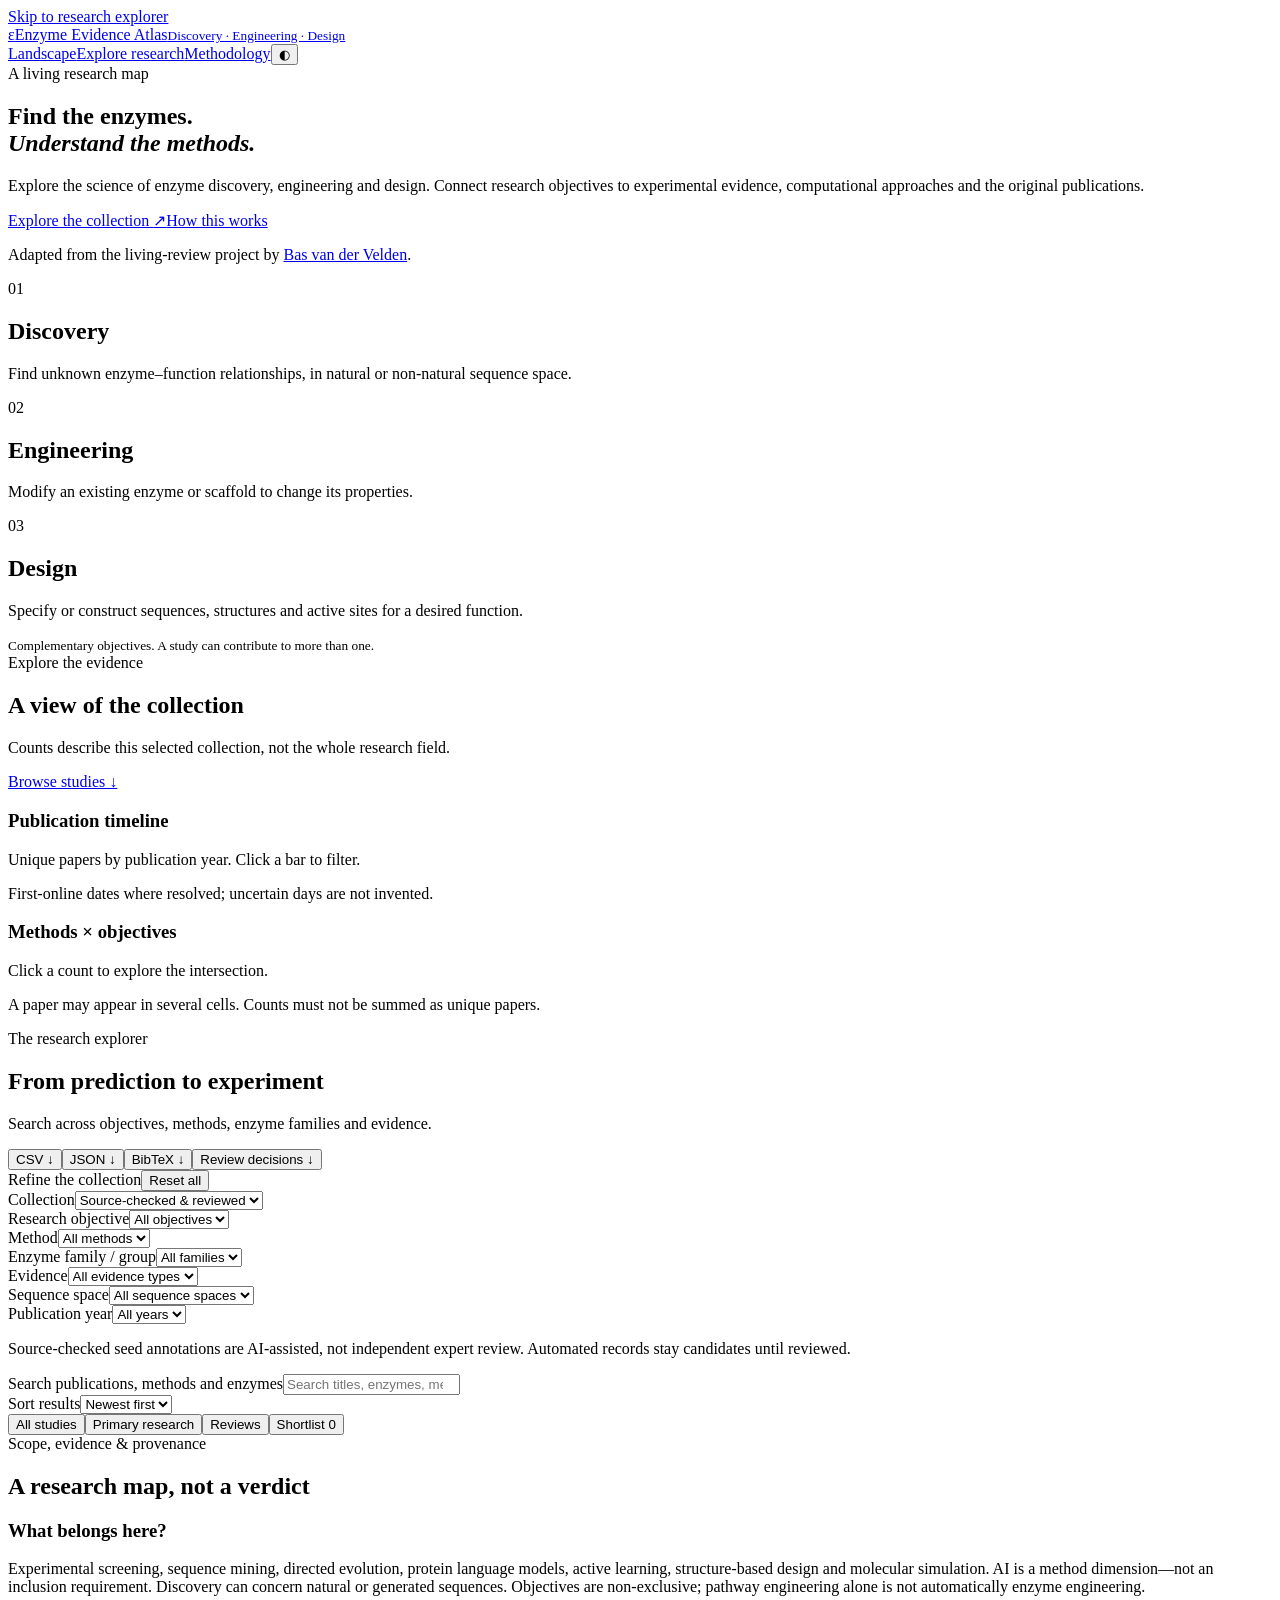
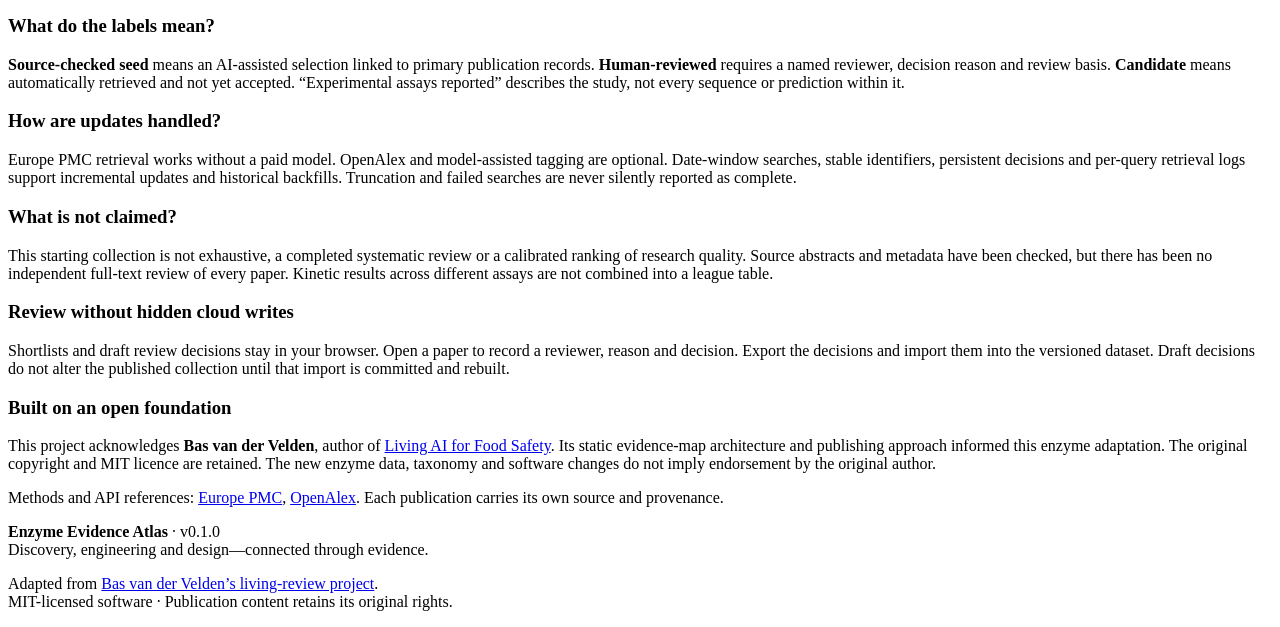
<file: assets/template.html>
<!doctype html>
<html lang="en"><head><meta charset="utf-8"><meta name="viewport" content="width=device-width,initial-scale=1"><meta name="description" content="A source-linked literature map of enzyme discovery, engineering and design. Experimental and computational methods, evidence status, and reusable research."><meta name="theme-color" content="#655087"><title>Enzyme Evidence Atlas — Discovery, Engineering &amp; Design</title>
<!-- STYLE --></head><body><a class="skip" href="#explore">Skip to research explorer</a>
<header class="topbar"><div class="wrap topinner"><a class="brand" href="#top"><span class="brandmark" aria-hidden="true">ε</span><span>Enzyme Evidence Atlas<small>Discovery · Engineering · Design</small></span></a><nav aria-label="Main navigation"><a href="#landscape">Landscape</a><a href="#explore" class="mobile-show">Explore research</a><a href="#methodology">Methodology</a><button class="icon-button js-only" id="theme-toggle" aria-label="Switch color theme" title="Switch color theme">◐</button></nav></div></header>
<main id="top"><section class="hero"><div class="wrap hero-grid"><div><div class="eyebrow">A living research map</div><h1>Find the enzymes.<br><em>Understand the methods.</em></h1><p>Explore the science of enzyme discovery, engineering and design. Connect research objectives to experimental evidence, computational approaches and the original publications.</p><div class="hero-actions"><a class="button primary" href="#explore">Explore the collection <span aria-hidden="true">↗</span></a><a class="button" href="#methodology">How this works</a></div><p class="hero-credit">Adapted from the living-review project by <a href="https://github.com/basvandervelden/ai_food_safety_review" target="_blank" rel="noopener noreferrer">Bas van der Velden</a>.</p></div><div class="objective-cards"><div class="objective-card"><div class="objective-num">01</div><div><h2>Discovery</h2><p>Find unknown enzyme–function relationships, in natural or non-natural sequence space.</p></div></div><div class="objective-card"><div class="objective-num">02</div><div><h2>Engineering</h2><p>Modify an existing enzyme or scaffold to change its properties.</p></div></div><div class="objective-card"><div class="objective-num">03</div><div><h2>Design</h2><p>Specify or construct sequences, structures and active sites for a desired function.</p></div></div><small>Complementary objectives. A study can contribute to more than one.</small></div></div></section>
<div class="wrap"><section class="stats" aria-label="Collection statistics"><!-- STATS --></section><div class="release-note" id="release-note"><!-- RELEASE --></div>
<section class="section" id="landscape"><div class="section-heading"><div><div class="label">Explore the evidence</div><h2>A view of the collection</h2><p id="chart-scope">Counts describe this selected collection, not the whole research field.</p></div><a href="#explore" class="text-button">Browse studies ↓</a></div><div class="landscape"><div class="chart-card"><h3>Publication timeline</h3><p class="note">Unique papers by publication year. Click a bar to filter.</p><div id="timeline"><!-- TIMELINE --></div><p class="chart-foot">First-online dates where resolved; uncertain days are not invented.</p></div><div class="chart-card"><h3>Methods × objectives</h3><p class="note">Click a count to explore the intersection.</p><div id="matrix"><!-- MATRIX --></div><p class="chart-foot">A paper may appear in several cells. Counts must not be summed as unique papers.</p></div></div></section>
<section class="section" id="explore"><div class="section-heading export-heading"><div><div class="label">The research explorer</div><h2>From prediction to experiment</h2><p>Search across objectives, methods, enzyme families and evidence.</p></div><div class="exports no-js-controls" aria-label="Export filtered publications"><button class="export-button" data-export="csv">CSV ↓</button><button class="export-button" data-export="json">JSON ↓</button><button class="export-button" data-export="bib">BibTeX ↓</button><button class="export-button" id="export-reviews">Review decisions ↓</button></div></div><div class="explorer"><aside class="filters no-js-controls" aria-label="Research filters"><div class="filter-top"><span>Refine the collection</span><button class="text-button" id="reset-filters">Reset all</button></div><div class="filter-field"><label for="filter-status">Collection</label><select id="filter-status"><option value="selected">Source-checked &amp; reviewed</option><option value="all">All non-excluded records</option><option value="candidate">Automated candidates</option><option value="verified">Human-reviewed records</option><option value="excluded">Excluded (audit view)</option></select></div><div class="filter-field"><label for="filter-objectives">Research objective</label><select id="filter-objectives"><option value="">All objectives</option></select></div><div class="filter-field"><label for="filter-methods">Method</label><select id="filter-methods"><option value="">All methods</option></select></div><div class="filter-field"><label for="filter-enzyme_families">Enzyme family / group</label><select id="filter-enzyme_families"><option value="">All families</option></select></div><div class="filter-field"><label for="filter-validation">Evidence</label><select id="filter-validation"><option value="">All evidence types</option></select></div><div class="filter-field"><label for="filter-sequence_space">Sequence space</label><select id="filter-sequence_space"><option value="">All sequence spaces</option></select></div><div class="filter-field"><label for="filter-year">Publication year</label><select id="filter-year"><option value="">All years</option></select></div><p class="note">Source-checked seed annotations are AI-assisted, not independent expert review. Automated records stay candidates until reviewed.</p></aside><div><noscript><p class="noscript">JavaScript is disabled. All source-checked records are listed below; interactive filters and exports require JavaScript.</p></noscript><div class="toolbar no-js-controls"><div class="search"><label for="search" class="visually-hidden">Search publications, methods and enzymes</label><input type="search" id="search" placeholder="Search titles, enzymes, methods, DOI…" autocomplete="off"></div><label for="sort" class="visually-hidden">Sort results</label><select id="sort" class="sort"><option value="newest">Newest first</option><option value="oldest">Oldest first</option><option value="title">Title A–Z</option></select></div><div class="tabs no-js-controls" aria-label="Publication view"><button class="tab" data-tab="all" aria-pressed="true">All studies</button><button class="tab" data-tab="research" aria-pressed="false">Primary research</button><button class="tab" data-tab="review" aria-pressed="false">Reviews</button><button class="tab" data-tab="saved" aria-pressed="false">Shortlist <span id="saved-count">0</span></button><span class="count" id="results-count" role="status" aria-live="polite"><!-- COUNT --></span></div><div id="active-filters" class="active-filters"></div><div id="paper-list"><!-- CARDS --></div><div id="empty-state" class="empty" hidden><strong>No matching records</strong><p>Try a broader search or change the collection filter. Unrepresented topics are not evidence that no research exists.</p><button class="button" id="empty-reset">Reset filters</button></div><button class="load-more js-only" id="show-more" hidden>Show more papers</button></div></div></section>
<section class="methodology" id="methodology"><div class="label">Scope, evidence &amp; provenance</div><h2>A research map, not a verdict</h2><div class="methodology-grid"><div><h3>What belongs here?</h3><p>Experimental screening, sequence mining, directed evolution, protein language models, active learning, structure-based design and molecular simulation. AI is a method dimension—not an inclusion requirement. Discovery can concern natural or generated sequences. Objectives are non-exclusive; pathway engineering alone is not automatically enzyme engineering.</p><h3>What do the labels mean?</h3><p><strong>Source-checked seed</strong> means an AI-assisted selection linked to primary publication records. <strong>Human-reviewed</strong> requires a named reviewer, decision reason and review basis. <strong>Candidate</strong> means automatically retrieved and not yet accepted. “Experimental assays reported” describes the study, not every sequence or prediction within it.</p><h3>How are updates handled?</h3><p>Europe PMC retrieval works without a paid model. OpenAlex and model-assisted tagging are optional. Date-window searches, stable identifiers, persistent decisions and per-query retrieval logs support incremental updates and historical backfills. Truncation and failed searches are never silently reported as complete.</p><div class="callout" id="search-state"><!-- SEARCHSTATE --></div></div><div><h3>What is not claimed?</h3><p>This starting collection is not exhaustive, a completed systematic review or a calibrated ranking of research quality. Source abstracts and metadata have been checked, but there has been no independent full-text review of every paper. Kinetic results across different assays are not combined into a league table.</p><h3>Review without hidden cloud writes</h3><p>Shortlists and draft review decisions stay in your browser. Open a paper to record a reviewer, reason and decision. Export the decisions and import them into the versioned dataset. Draft decisions do not alter the published collection until that import is committed and rebuilt.</p><h3>Built on an open foundation</h3><p>This project acknowledges <strong>Bas van der Velden</strong>, author of <a href="https://basvandervelden.github.io/ai_food_safety_review/" target="_blank" rel="noopener noreferrer">Living AI for Food Safety</a>. Its static evidence-map architecture and publishing approach informed this enzyme adaptation. The original copyright and MIT licence are retained. The new enzyme data, taxonomy and software changes do not imply endorsement by the original author.</p><p>Methods and API references: <a href="https://europepmc.org/RestfulWebService" target="_blank" rel="noopener noreferrer">Europe PMC</a>, <a href="https://help.openalex.org/api/" target="_blank" rel="noopener noreferrer">OpenAlex</a>. Each publication carries its own source and provenance.</p></div></div></section>
<footer class="footer"><p><strong>Enzyme Evidence Atlas</strong> · v0.1.0<br>Discovery, engineering and design—connected through evidence.</p><p>Adapted from <a href="https://github.com/basvandervelden/ai_food_safety_review" target="_blank" rel="noopener noreferrer">Bas van der Velden’s living-review project</a>.<br>MIT-licensed software · Publication content retains its original rights.</p></footer></div></main>
<dialog id="paper-dialog" aria-labelledby="detail-title"><div class="dialog-top"><strong>Publication record &amp; evidence</strong><button class="icon-button" id="close-dialog" aria-label="Close publication">×</button></div><div id="detail-content" class="dialog-inner"></div></dialog><div class="toast" id="toast" role="status" hidden></div>
<!-- DATA --><!-- APP --></body></html>
</file>
<file: assets/styles.css>
/* Enzyme Evidence Atlas. Adapted visual vocabulary from Bas van der Velden's
   Living AI for Food Safety. MIT; see LICENSE and NOTICE.md. No remote assets. */
:root{--bg:#fbfaf8;--surface:#fff;--ink:#292b31;--secondary:#636571;--muted:#767781;--line:#e5e4e8;--purple:#655087;--purple-soft:#eee8f6;--mint:#e4f1ec;--mint-ink:#306959;--peach:#fbecdf;--peach-ink:#895029;--shadow:0 14px 40px #30233a08;--radius:18px;color-scheme:light;font-family:Inter,ui-sans-serif,system-ui,-apple-system,BlinkMacSystemFont,'Segoe UI',sans-serif}
*{box-sizing:border-box}html{scroll-behavior:smooth;scroll-padding-top:95px}body{margin:0;background:var(--bg);color:var(--ink);font-size:14px;line-height:1.6}button,input,select,textarea{font:inherit}a{color:var(--purple);text-underline-offset:3px}button{cursor:pointer}button:disabled{opacity:.5;cursor:not-allowed}button,a,input,select,textarea{touch-action:manipulation}button:focus-visible,a:focus-visible,input:focus-visible,select:focus-visible,textarea:focus-visible{outline:3px solid #9474c0;outline-offset:3px}[hidden]{display:none!important}button{color:inherit}button,select,input,textarea{max-width:100%}svg{display:block}.wrap{width:min(1240px,calc(100% - 64px));margin:auto}.skip{position:fixed;top:-70px;left:16px;z-index:99;background:var(--surface);padding:12px}.skip:focus{top:12px}.topbar{position:sticky;top:0;z-index:20;border-bottom:1px solid var(--line);background:var(--surface)}.topinner{min-height:76px;display:flex;align-items:center;gap:24px;justify-content:space-between}.brand{display:flex;align-items:center;gap:11px;text-decoration:none;color:var(--ink);font-weight:720;font-size:16px;line-height:1.15;letter-spacing:-.4px}.brandmark{background:var(--purple);color:white;border-radius:12px;width:37px;height:37px;display:grid;place-items:center;font-size:23px;font-family:Georgia,serif}.brand small{display:block;color:var(--muted);font-size:9px;letter-spacing:2px;text-transform:uppercase;font-weight:550;margin-top:5px}nav{display:flex;gap:23px;align-items:center}nav a{color:var(--secondary);text-decoration:none;font-size:12px}nav a:hover{color:var(--purple)}.button{display:inline-flex;align-items:center;justify-content:center;gap:7px;padding:10px 15px;min-height:42px;border:1px solid var(--line);border-radius:9px;background:var(--surface);font-size:12px;font-weight:650;text-decoration:none;color:var(--ink)}.button:hover{border-color:var(--purple);background:var(--purple-soft)}.button.primary{background:var(--purple);color:#fff;border-color:var(--purple)}.icon-button{border:1px solid var(--line);border-radius:9px;background:transparent;min-width:38px;min-height:38px;font-size:18px}.icon-button:hover{background:var(--purple-soft)}.hero{padding:62px 0 45px;background:linear-gradient(112deg,#f8f6fa,#f2edf7 67%,#f5f8f4)}.hero-grid{display:grid;grid-template-columns:1.12fr 1fr;gap:65px;align-items:center}.eyebrow{color:var(--purple);font-size:10px;letter-spacing:2px;text-transform:uppercase;font-weight:750;display:flex;align-items:center;gap:9px}.eyebrow:before{content:'';width:7px;height:7px;border:1px solid currentColor;border-radius:50%}.hero h1{font-family:Georgia,'Times New Roman',serif;font-weight:400;font-size:clamp(37px,4.1vw,55px);letter-spacing:-2.3px;line-height:1.08;margin:19px 0}.hero h1 em{font-style:normal;color:var(--purple)}.hero p{color:var(--secondary);font-size:14px;max-width:510px;line-height:1.85;margin:0 0 22px}.hero-actions{display:flex;gap:10px;flex-wrap:wrap}.hero-credit{font-size:10px!important;margin-top:24px!important;margin-bottom:0!important}.objective-cards{display:grid;gap:10px}.objective-card{display:flex;gap:19px;align-items:center;background:var(--surface);border:1px solid var(--line);padding:20px 23px;border-radius:14px;box-shadow:var(--shadow)}.objective-num{width:42px;height:42px;display:grid;place-items:center;border-radius:11px;background:var(--mint);color:var(--mint-ink);font-size:19px;font-family:Georgia,serif;flex-shrink:0}.objective-card:nth-child(2) .objective-num{background:var(--peach);color:var(--peach-ink)}.objective-card:nth-child(3) .objective-num{background:var(--purple-soft);color:var(--purple)}.objective-card h2{font-size:14px;margin:0 0 3px;font-weight:700}.objective-card p{font-size:11px;margin:0;line-height:1.6}.objective-cards>small{font-size:10px;color:var(--secondary);padding-left:4px}.stats{display:grid;grid-template-columns:repeat(4,1fr);gap:20px;border-bottom:1px solid var(--line);padding:28px 0}.stat strong{font-family:Georgia,serif;font-weight:400;font-size:30px;line-height:1.2}.stat span{display:block;font-size:11px;color:var(--secondary);margin-top:5px}.stat+.stat{border-left:1px solid var(--line);padding-left:25px}.release-note{font-size:11px;color:var(--secondary);border:1px solid var(--line);background:var(--surface);border-radius:10px;padding:12px 16px;margin:21px 0 0;display:flex;justify-content:space-between;gap:16px}.release-note strong{color:var(--ink)}.section{padding-top:45px}.section-heading{display:flex;align-items:flex-end;justify-content:space-between;gap:20px;margin-bottom:19px}.section-heading h2{margin:0;font-size:25px;letter-spacing:-.7px;font-weight:680}.section-heading p{color:var(--secondary);font-size:11px;margin:5px 0 0}.label{font-size:9px;color:var(--purple);letter-spacing:1.7px;text-transform:uppercase;font-weight:750;margin-bottom:8px}.landscape{display:grid;grid-template-columns:1fr 1fr;gap:19px}.chart-card{background:var(--surface);border:1px solid var(--line);border-radius:var(--radius);padding:24px;min-width:0}.chart-card h3{margin:0;font-size:13px;font-weight:700}.chart-card .note{font-size:10px;margin:4px 0 17px;color:var(--muted)}.year-chart{display:flex;gap:3px;align-items:flex-end;height:155px;border-bottom:1px solid var(--line);padding:0 2px}.year-col{position:relative;flex:1;min-width:0;height:135px;display:flex;align-items:flex-end}.year-bar{width:100%;height:var(--height);min-height:2px;padding:0;position:relative;background:var(--purple);border:0;border-radius:3px 3px 0 0;opacity:.78}.year-bar:hover,.year-bar:focus{opacity:1}.year-bar.zero{background:var(--line);min-height:2px}.year-bar span{position:absolute;top:-23px;left:50%;transform:translateX(-50%);font-size:9px}.axis{display:flex;justify-content:space-between;font-size:9px;color:var(--secondary);margin-top:9px}.matrix{width:100%;border-collapse:separate;border-spacing:4px;font-size:10px}.matrix th{text-align:left;font-weight:500;color:var(--secondary)}.matrix thead th{text-align:center;font-size:9px}.matrix th:first-child{width:47%;text-align:left}.matrix td{text-align:center;padding:0}.matrix button{width:100%;padding:5px 8px;border:0;border-radius:4px;background:var(--purple-soft);color:var(--purple);font-size:10px;font-weight:650}.matrix button.nonzero{background:var(--purple);color:white}.chart-foot{font-size:10px;color:var(--secondary);margin:16px 0 0}.explorer{display:grid;grid-template-columns:225px minmax(0,1fr);gap:24px}.filters{align-self:start;position:sticky;top:96px;border:1px solid var(--line);background:var(--surface);border-radius:14px;padding:20px}.filter-top{display:flex;align-items:center;justify-content:space-between;font-size:13px;font-weight:650;margin-bottom:18px}.text-button{border:0;background:transparent;color:var(--purple);padding:4px 0;font-size:11px}.filters label{display:block;font-size:10px;font-weight:650;margin:12px 0 6px}.filters select{width:100%;border:1px solid var(--line);color:var(--secondary);padding:9px 8px;background:var(--surface);border-radius:7px;font-size:11px}.filters .note{color:var(--secondary);font-size:10px;line-height:1.65;border-top:1px solid var(--line);margin:17px 0 0;padding-top:13px}.toolbar{display:flex;gap:12px;margin-bottom:13px}.search{position:relative;flex:1}.search input{width:100%;border:1px solid var(--line);padding:13px 15px;border-radius:9px;background:var(--surface);color:var(--ink);font-size:12px}.sort{border:1px solid var(--line);padding:9px;background:var(--surface);border-radius:9px;font-size:11px;color:var(--secondary)}.tabs{display:flex;gap:17px;border-bottom:1px solid var(--line);align-items:center;flex-wrap:wrap;margin-bottom:16px}.tab{padding:10px 0;background:transparent;border:0;border-bottom:2px solid transparent;color:var(--secondary);font-size:11px}.tab[aria-pressed=true]{border-bottom-color:var(--purple);color:var(--purple);font-weight:650}.count{margin-left:auto;color:var(--muted);font-size:10px}.active-filters{display:flex;gap:7px;flex-wrap:wrap;margin:0 0 12px}.active-filters:empty{display:none}.pill{display:inline-flex;align-items:center;gap:5px;font-size:9px;padding:3px 8px;border-radius:5px;font-weight:620;background:var(--purple-soft);color:var(--purple);border:0}.pill.Discovery{background:var(--mint);color:var(--mint-ink)}.pill.Engineering{background:var(--peach);color:var(--peach-ink)}.pill.grey{background:#f0f0f1;color:#64646d}.pill.outline{background:transparent;border:1px solid var(--line);color:var(--secondary)}.paper-card{padding:23px 23px 18px;border:1px solid var(--line);border-radius:13px;background:var(--surface);margin-bottom:12px;box-shadow:0 3px 12px #29233103}.paper-meta{display:flex;align-items:center;gap:7px;flex-wrap:wrap;color:var(--secondary);font-size:10px}.paper-meta .year{color:var(--ink);font-weight:700}.paper-title{font-size:16px;font-weight:630;letter-spacing:-.3px;line-height:1.4;margin:12px 0 7px;max-width:740px}.paper-title button{text-align:left;background:none;border:0;padding:0;font:inherit;color:inherit}.paper-title button:hover{color:var(--purple)}.paper-citation{font-size:10px;color:var(--muted);margin:0}.paper-summary{font-size:12px;color:var(--secondary);line-height:1.75;margin:11px 0 13px}.tags{display:flex;align-items:center;gap:6px;flex-wrap:wrap}.paper-foot{margin-top:15px;padding-top:12px;border-top:1px solid var(--line);display:flex;gap:12px;align-items:center;font-size:10px}.paper-foot .status{color:var(--muted);margin-right:auto}.paper-foot a{text-decoration:none;font-weight:620}.paper-foot .save{background:none;border:0;color:var(--purple);padding:3px 6px;font-size:12px}.load-more{display:block;width:100%;margin:18px 0;background:var(--surface);border:1px solid var(--line);border-radius:9px;padding:12px;color:var(--purple);font-size:12px;font-weight:650}.empty{padding:45px 22px;text-align:center;border:1px dashed var(--line);border-radius:12px;color:var(--secondary)}.exports{display:flex;gap:8px;flex-wrap:wrap}.export-button{background:var(--surface);border:1px solid var(--line);border-radius:7px;padding:8px 12px;font-size:10px}.export-button:hover{background:var(--purple-soft)}.methodology{margin:48px 0;background:var(--surface);border:1px solid var(--line);border-radius:var(--radius);padding:31px}.methodology-grid{display:grid;grid-template-columns:1fr 1fr;gap:30px}.methodology h2{font-size:22px;letter-spacing:-.5px;margin:0 0 20px}.methodology h3{font-size:13px;margin:0 0 8px}.methodology p{font-size:12px;line-height:1.8;color:var(--secondary);margin:0 0 15px}.methodology .callout{background:var(--purple-soft);padding:13px 17px;border-radius:10px;color:var(--purple);font-size:11px}.footer{border-top:1px solid var(--line);padding:26px 0 38px;display:flex;justify-content:space-between;gap:20px;font-size:10px;color:var(--secondary)}.footer p{margin:0}.footer strong{color:var(--ink)}.footer a{color:var(--purple)}.noscript{padding:12px 18px;background:var(--peach);color:var(--peach-ink);font-size:12px}.js-only{display:none}html.js .js-only{display:initial}dialog{width:min(830px,calc(100% - 36px));max-height:88vh;padding:0;border:1px solid var(--line);background:var(--surface);color:var(--ink);border-radius:18px;box-shadow:0 40px 100px #0004}dialog::backdrop{background:#28233288;backdrop-filter:blur(4px)}.dialog-inner{padding:30px}.dialog-top{display:flex;align-items:center;justify-content:space-between;gap:20px;position:sticky;top:0;background:var(--surface);z-index:1;padding:15px 28px;border-bottom:1px solid var(--line)}.dialog-top strong{font-size:12px}.dialog-inner h2{font-size:25px;font-weight:650;letter-spacing:-.7px;line-height:1.3;margin:0 0 15px}.dialog-inner h3{font-size:12px;margin:24px 0 8px}.dialog-inner p,.dialog-inner li{font-size:12px;color:var(--secondary);line-height:1.8}.detail-grid{display:grid;grid-template-columns:1fr 1fr;gap:16px;margin:22px 0}.detail-grid small{display:block;font-size:10px;color:var(--muted)}.detail-grid strong{display:block;font-size:12px;font-weight:600;margin-top:3px}.review-box{border:1px solid var(--line);border-radius:10px;margin-top:20px;padding:17px}.review-box summary{font-weight:650;font-size:12px;cursor:pointer}.review-grid{display:grid;grid-template-columns:1fr 1fr;gap:12px}.review-box label{display:block;font-size:11px;margin:10px 0 5px}.review-box input,.review-box select,.review-box textarea{width:100%;padding:10px;border:1px solid var(--line);border-radius:7px;background:var(--surface);color:var(--ink);font-size:12px}.review-box textarea{resize:vertical;min-height:70px}.toast{position:fixed;bottom:24px;left:50%;transform:translateX(-50%);z-index:99;background:var(--ink);color:var(--surface);box-shadow:var(--shadow);padding:11px 20px;border-radius:10px;max-width:90vw;font-size:12px}.visually-hidden{position:absolute;width:1px;height:1px;overflow:hidden;clip:rect(0,0,0,0);white-space:nowrap}.review-notice{color:var(--purple);font-size:10px}.no-js-controls{opacity:.45;pointer-events:none}html.js .no-js-controls{opacity:1;pointer-events:auto}
body.dark{--bg:#1e1f24;--surface:#26272f;--ink:#ece9f1;--secondary:#b8b5c4;--muted:#a8a4b3;--line:#41404b;--purple:#c4adde;--purple-soft:#393245;--mint:#263d36;--mint-ink:#a6d6c5;--peach:#49352b;--peach-ink:#e8bda0;--shadow:none;color-scheme:dark}.dark .hero{background:linear-gradient(110deg,#282431,#292633,#25302d)}.dark .button.primary{background:#c4adde;color:#211b2c}.dark .year-bar{background:#ac91cd}.dark .pill.grey{background:#373740;color:#c6c3cf}.dark .matrix button.nonzero{background:#6e578c;color:#f5f1fa}
@media(max-width:980px){.wrap{width:calc(100% - 40px)}.hero-grid{gap:27px}.hero h1{font-size:44px}.objective-card{padding:16px;gap:12px}.topinner{gap:12px}nav{gap:14px}.explorer{grid-template-columns:200px minmax(0,1fr);gap:17px}.landscape{gap:15px}.chart-card{padding:19px}.brand{font-size:14px}.stats{gap:14px}.stat+.stat{padding-left:15px}.methodology{padding:23px}}
@media(max-width:720px){.wrap{width:calc(100% - 30px)}.topinner{min-height:68px}.brand{font-size:13px}.brand small{letter-spacing:1.1px;font-size:8px}nav a{display:none}nav a.mobile-show{display:inline;font-size:11px}nav{gap:10px}.hero{padding:36px 0 29px}.hero-grid{display:block}.hero h1{font-size:43px;letter-spacing:-1.8px;max-width:500px}.hero p{font-size:13px}.hero-credit{margin-top:18px!important}.objective-cards{display:none}.stats{gap:10px;padding:24px 0}.stat strong{font-size:26px}.stat span{font-size:10px;line-height:1.5}.stat+.stat{padding-left:10px}.release-note{display:block;font-size:10px}.release-note span+span{display:block;margin-top:6px}.section{padding-top:33px}.section-heading{align-items:flex-start}.section-heading h2{font-size:22px}.section-heading p{font-size:10px}.landscape{grid-template-columns:1fr}.chart-card{padding:20px}.explorer{display:block}.filters{position:static;display:grid;grid-template-columns:1fr 1fr;gap:0 14px;margin-bottom:17px;padding:16px}.filter-top{grid-column:1/-1;margin-bottom:3px}.filter-field label{margin-top:10px}.filters select{margin:0;font-size:11px;min-height:39px}.filters .note{grid-column:1/-1;margin-top:13px;padding-top:10px}.toolbar{gap:8px}.sort{max-width:111px;font-size:10px;padding:7px}.search input{font-size:11px;padding:12px}.tabs{gap:13px}.tab{font-size:10px}.count{font-size:9px}.paper-card{padding:19px 17px}.paper-title{font-size:15px}.paper-summary{font-size:11px}.paper-foot{gap:7px}.paper-foot .status{font-size:9px}.exports{gap:5px}.export-button{padding:7px 8px;font-size:9px}.section-heading.export-heading{display:block}.export-heading .exports{margin-top:13px}.methodology{padding:22px 19px;margin:34px 0}.methodology-grid{grid-template-columns:1fr;gap:17px}.footer{display:block}.footer p+p{margin-top:12px}.dialog-inner{padding:22px 19px}.dialog-inner h2{font-size:22px}.dialog-top{padding:12px 17px}.review-grid{grid-template-columns:1fr}.detail-grid{gap:12px}}
@media(prefers-reduced-motion:reduce){html{scroll-behavior:auto}*{transition:none!important;animation:none!important}}
@media print{.topbar,.filters,.toolbar,.tabs,.exports,.paper-foot .save,.hero-actions,.load-more,.review-box,.icon-button{display:none!important}.wrap{width:100%}.hero{padding:10px 0;background:none}.hero-grid{display:block}.objective-cards{display:none}.explorer{display:block}.paper-card{break-inside:avoid;box-shadow:none}.landscape{display:none}.section{padding-top:20px}.methodology{break-before:page}.paper-title button{font-size:14px}body{background:white;color:black}.hero h1{font-size:32px}}
@media(max-width:720px){.stats{grid-template-columns:repeat(2,minmax(0,1fr));row-gap:18px}.stat:nth-child(3){border-left:0;padding-left:0}}
</file>
